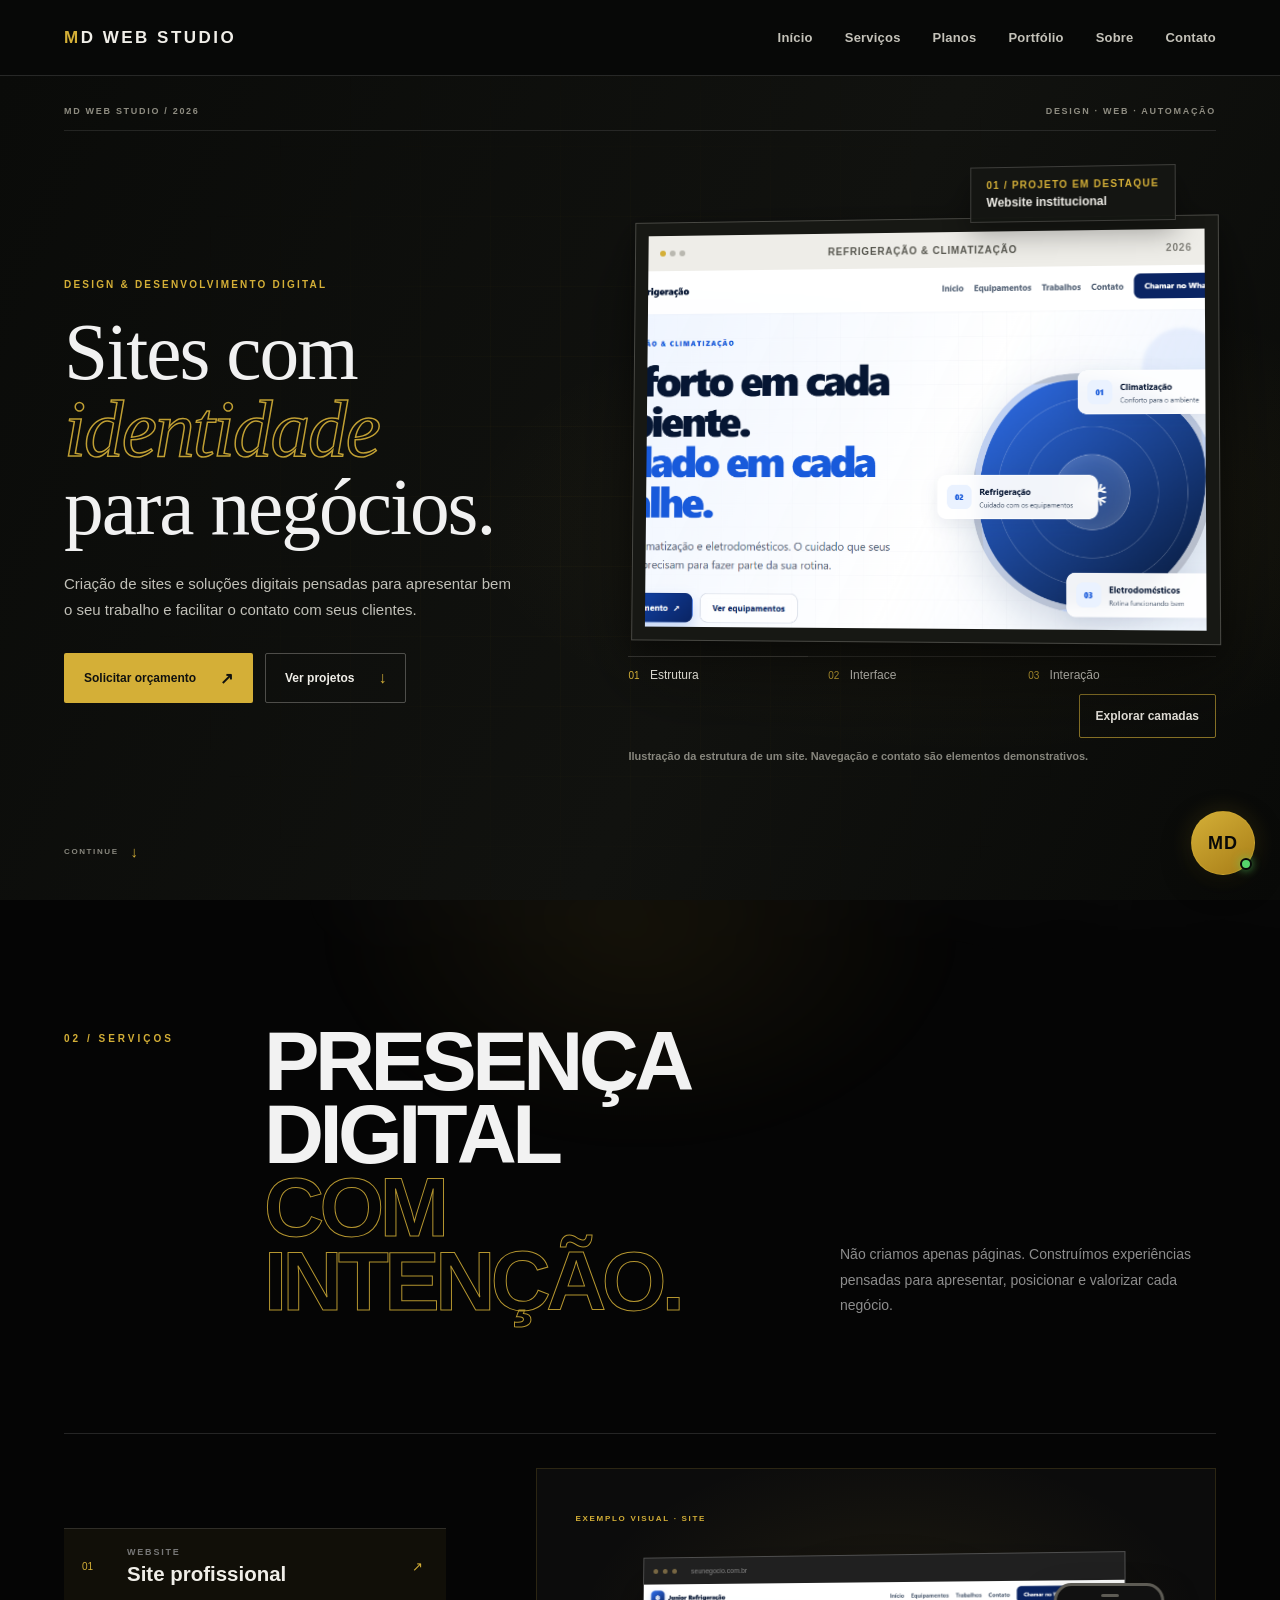
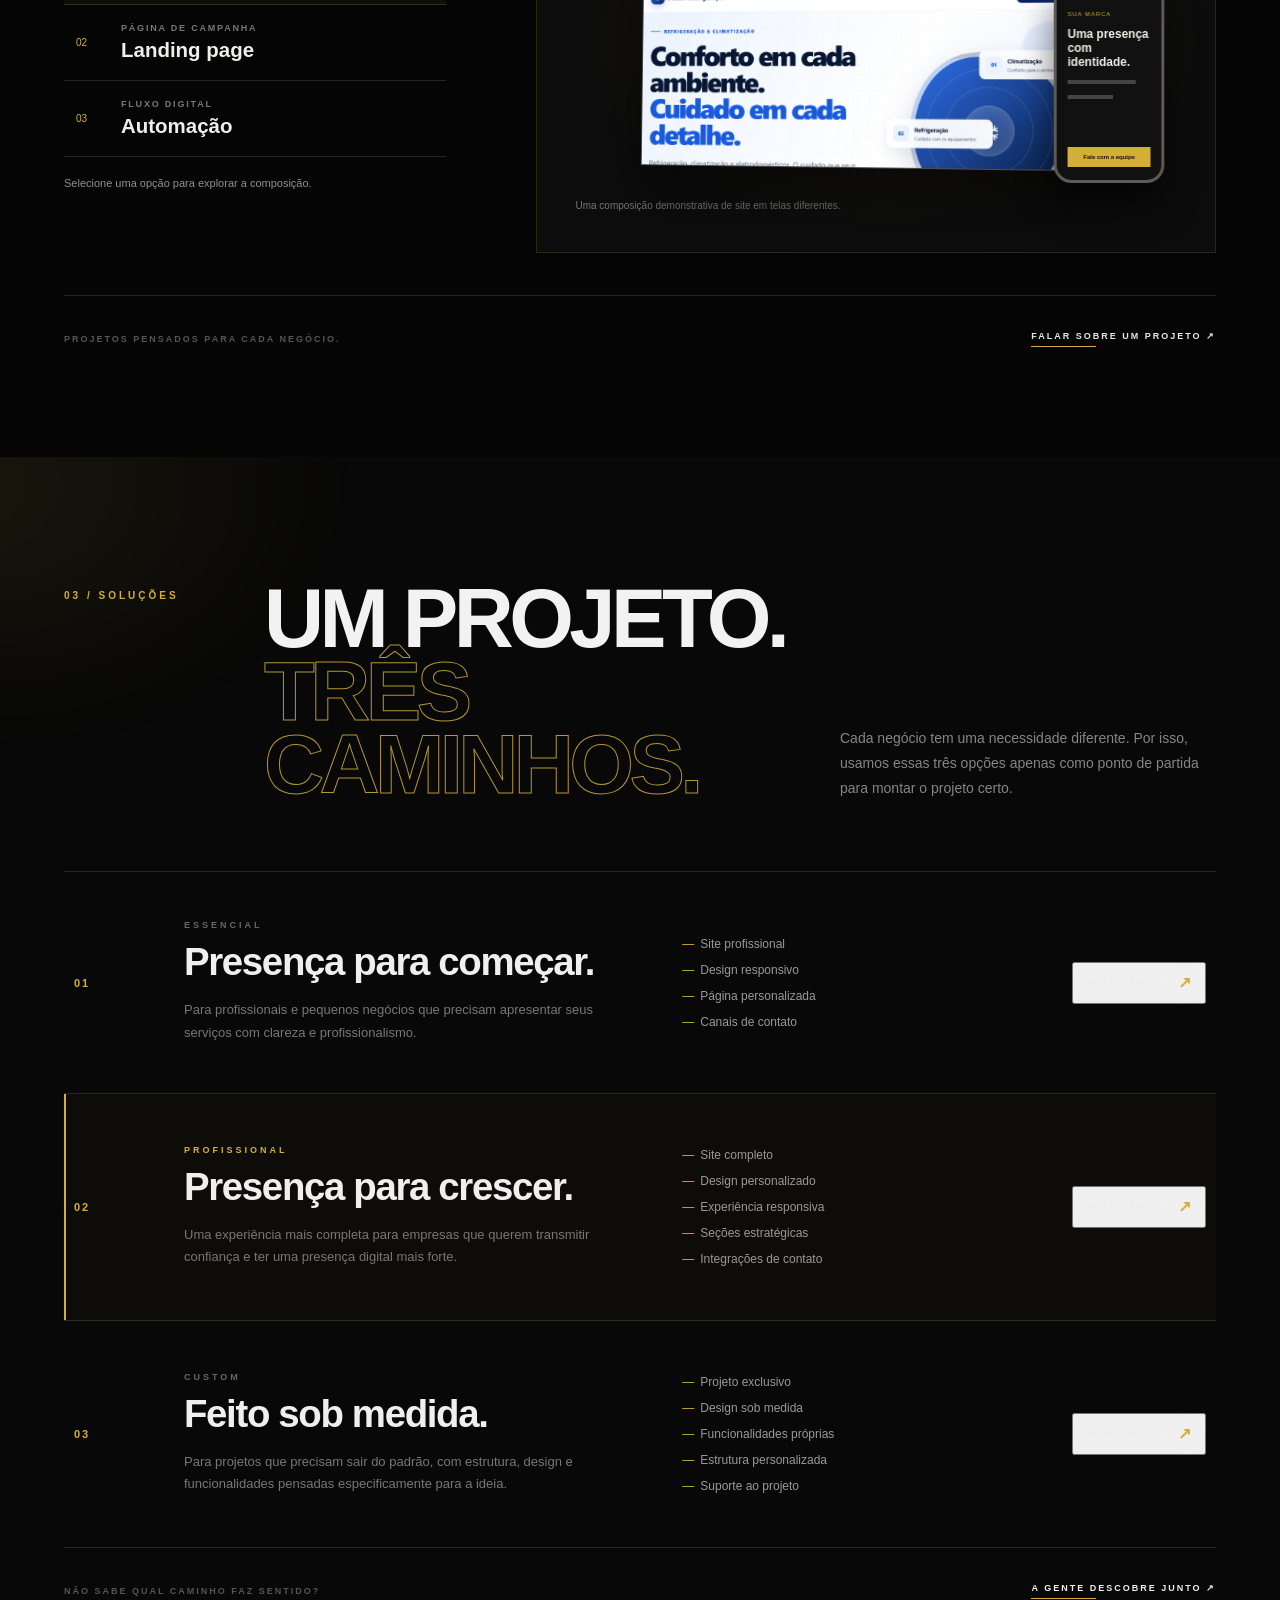
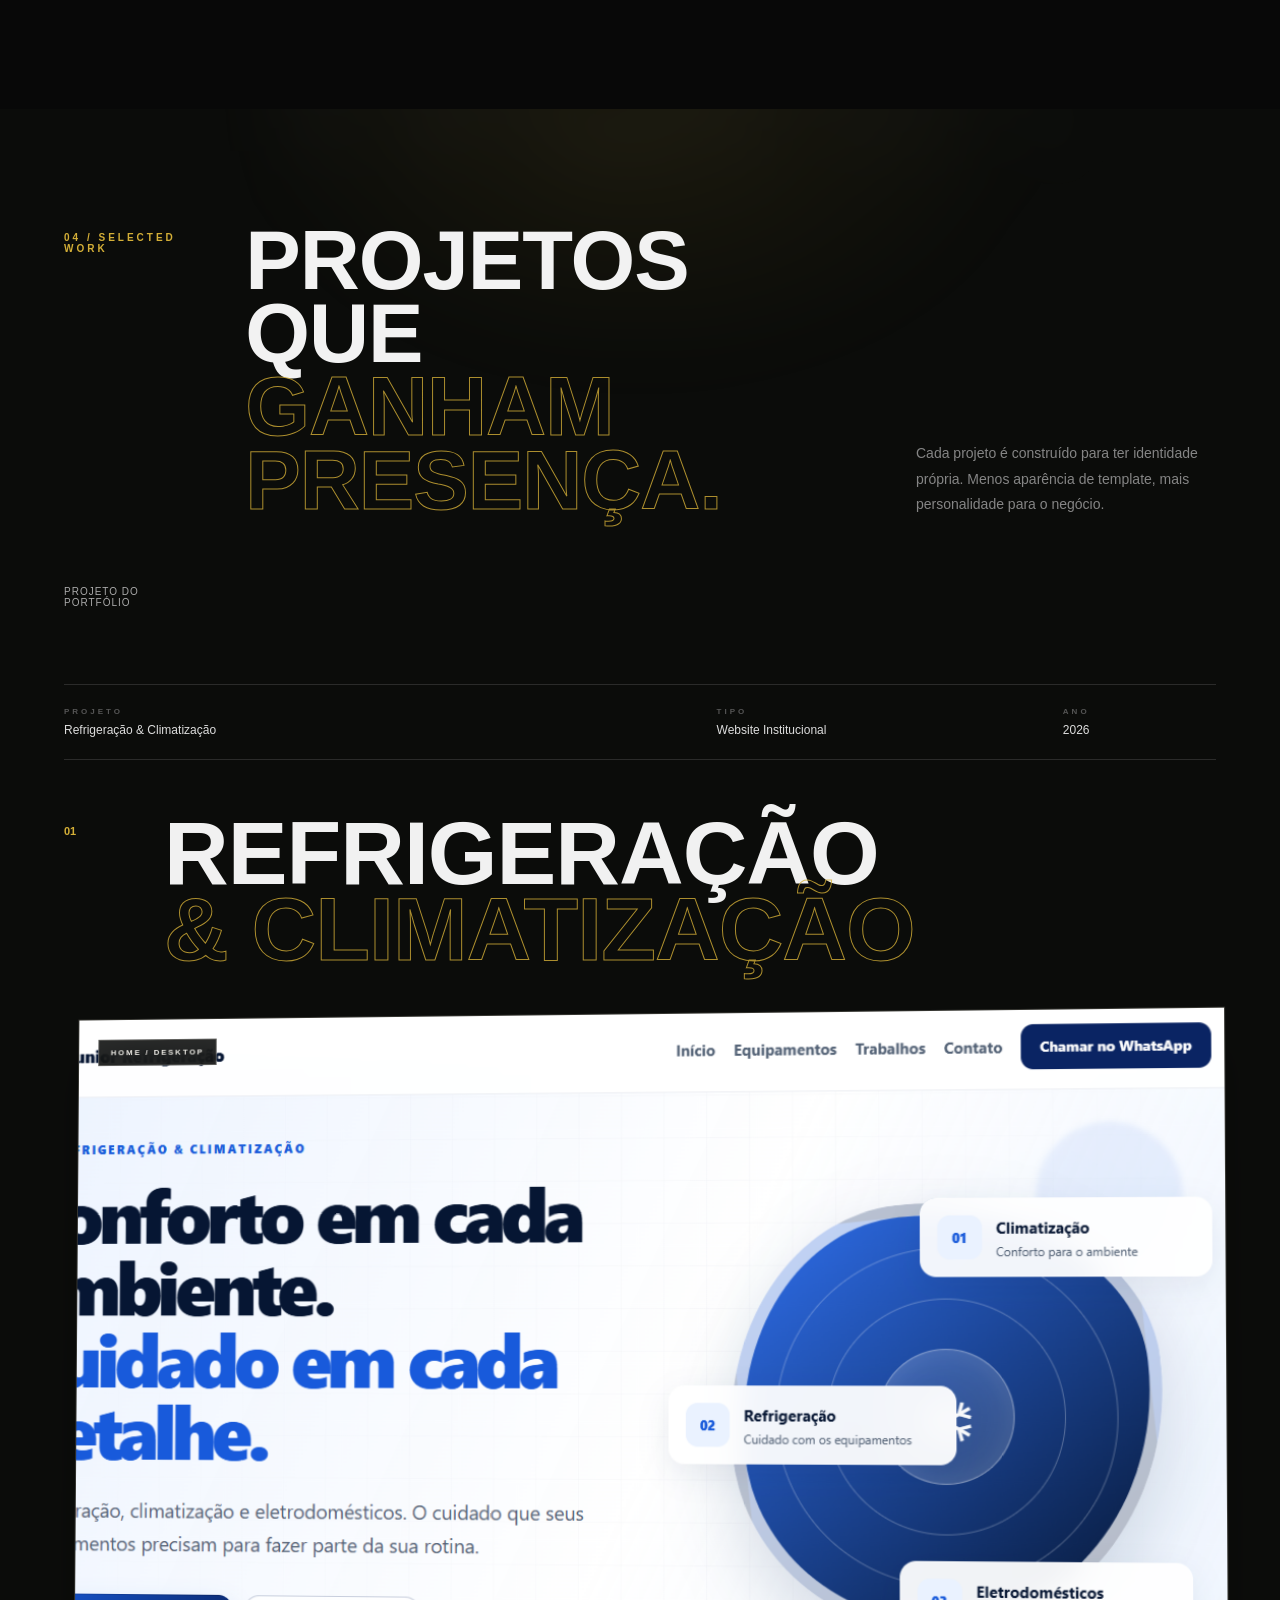
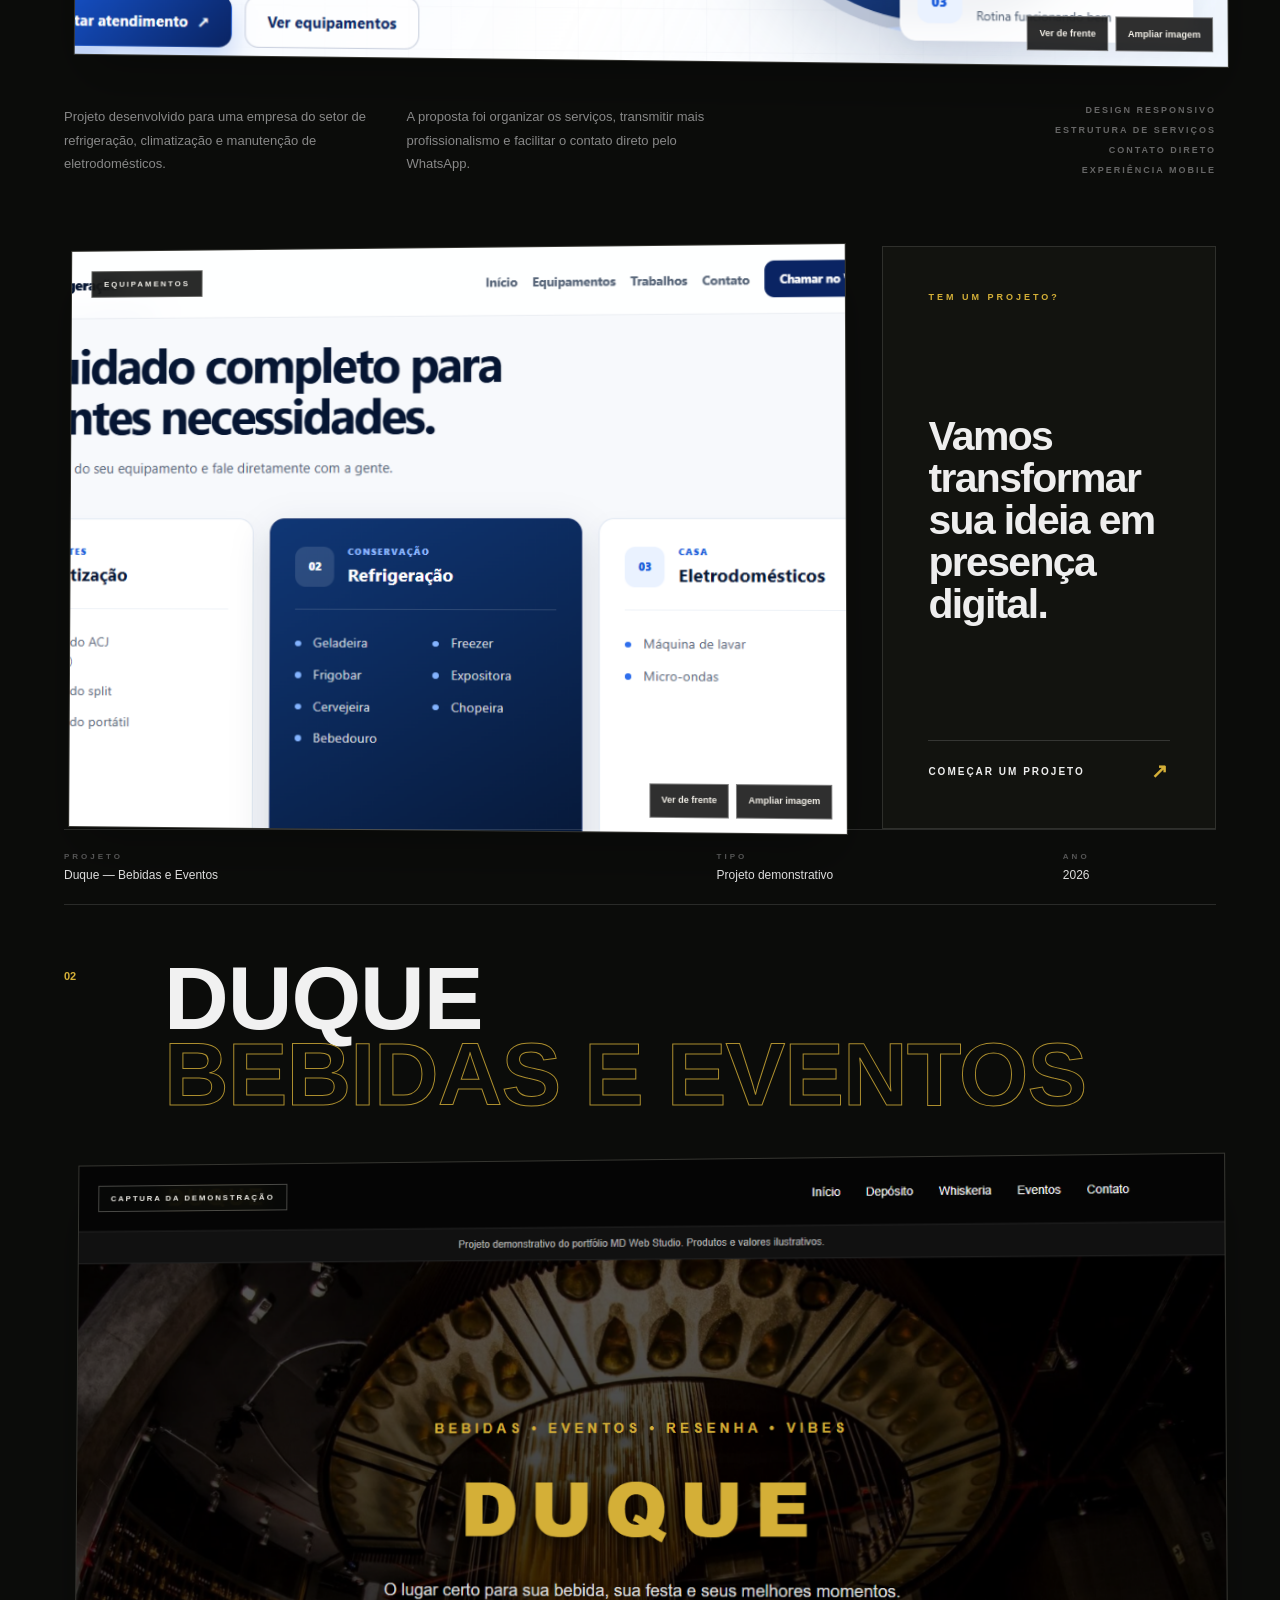
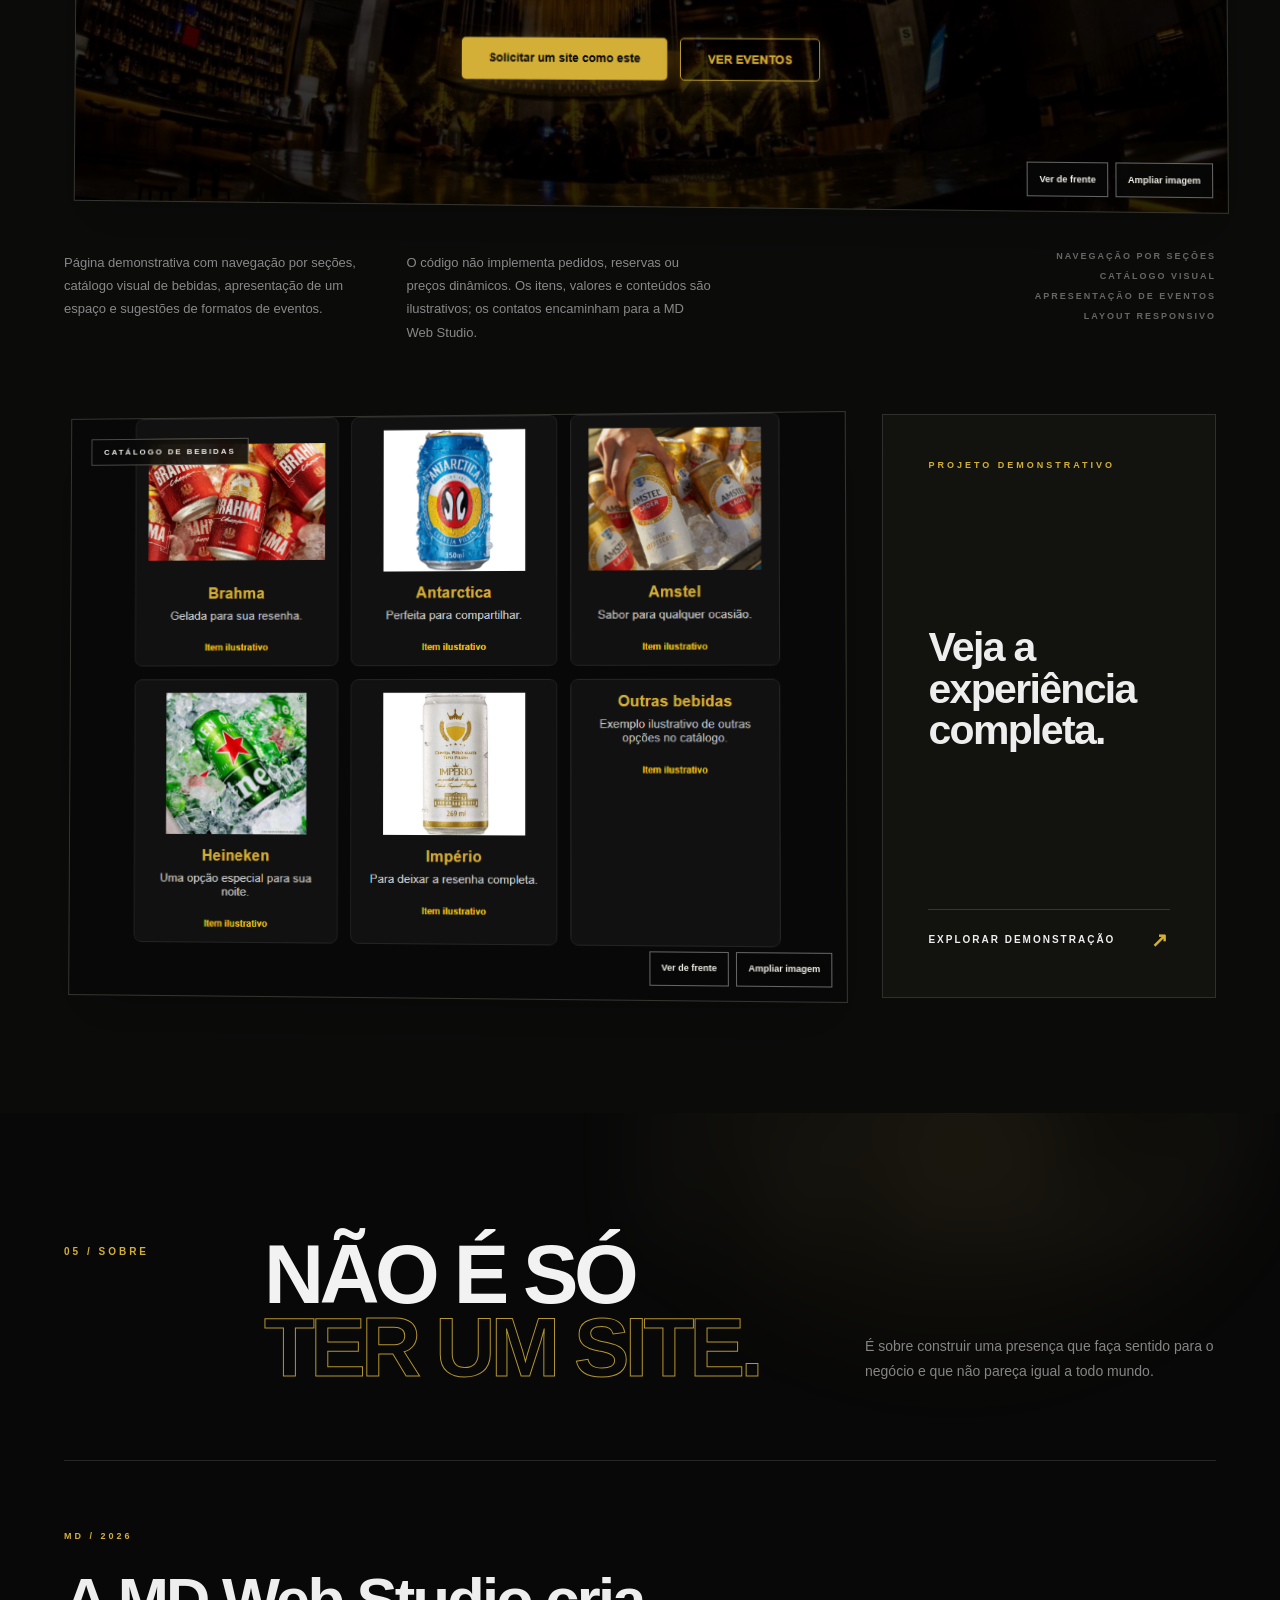
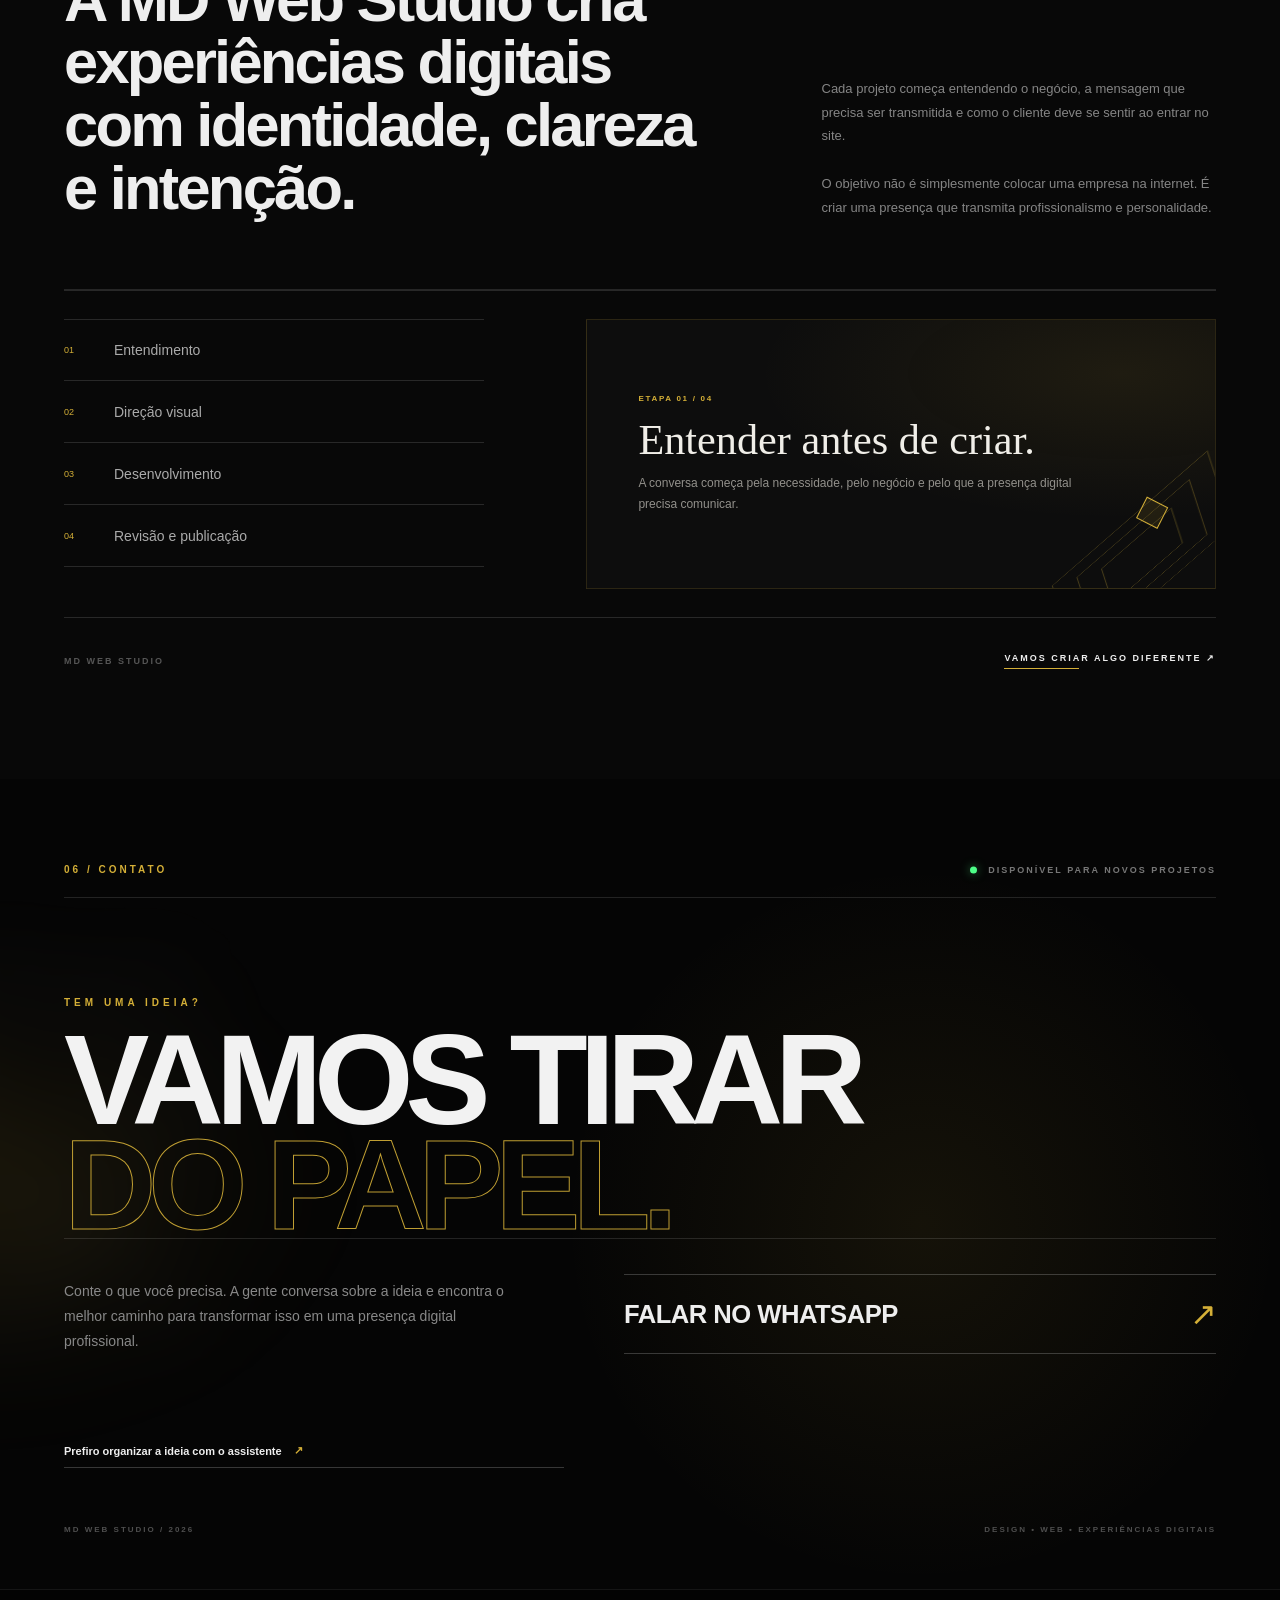
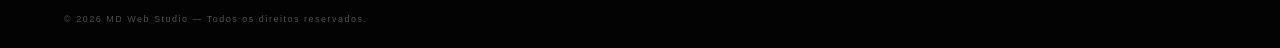
<file: index.html>
<!DOCTYPE html>

<html lang="pt-BR">



<head>

    <meta charset="UTF-8">

    <meta
        name="viewport"
        content="width=device-width, initial-scale=1.0"
    >

    <meta
        name="referrer"
        content="strict-origin-when-cross-origin"
    >


    <!-- =========================================
         TÍTULO E SEO — MD WEB STUDIO
    ========================================== -->

    <title>MD Web Studio | Criação de Sites</title>

    <meta
        name="description"
        content="MD Web Studio — sites profissionais, personalizados e responsivos para negócios que querem construir uma presença digital com identidade."
    >

    <meta
        name="theme-color"
        content="#080808"
    >

    <link
        rel="canonical"
        href="https://murillooliveira563-prog.github.io/MD-Web-Studio/"
    >


    <!-- =========================================
         FAVICON MD
    ========================================== -->

    <link
        rel="icon"
        type="image/svg+xml"
        href="data:image/svg+xml,%3Csvg xmlns='http://www.w3.org/2000/svg' viewBox='0 0 64 64'%3E%3Crect width='64' height='64' rx='14' fill='%23080808'/%3E%3Ctext x='32' y='40' text-anchor='middle' font-family='Arial' font-size='22' font-weight='900' fill='%23d4af37'%3EMD%3C/text%3E%3C/svg%3E"
    >

    <!-- =========================================
         PREVIEW WHATSAPP / REDES SOCIAIS
    ========================================== -->

    <meta
        property="og:type"
        content="website"
    >

    <meta
        property="og:locale"
        content="pt_BR"
    >

    <meta
        property="og:site_name"
        content="MD Web Studio"
    >

    <meta
        property="og:title"
        content="MD Web Studio | Presença digital com identidade"
    >

    <meta
        property="og:description"
        content="Sites profissionais e personalizados para negócios que não querem parecer iguais a todo mundo."
    >

    <meta
        property="og:url"
        content="https://murillooliveira563-prog.github.io/MD-Web-Studio/"
    >

    <meta
        property="og:image"
        content="https://murillooliveira563-prog.github.io/MD-Web-Studio/img/preview-md-whatsapp.jpg?v=5"
    >

    <meta
        property="og:image:secure_url"
        content="https://murillooliveira563-prog.github.io/MD-Web-Studio/img/preview-md-whatsapp.jpg?v=5"
    >

    <meta
        property="og:image:type"
        content="image/jpeg"
    >

    <meta
        property="og:image:width"
        content="1200"
    >

    <meta
        property="og:image:height"
        content="630"
    >

    <meta
        property="og:image:alt"
        content="MD Web Studio — Sites que não passam despercebidos"
    >


    <!-- =========================================
         PREVIEW X / OUTRAS PLATAFORMAS
    ========================================== -->

    <meta
        name="twitter:card"
        content="summary_large_image"
    >

    <meta
        name="twitter:title"
        content="MD Web Studio | Presença digital com identidade"
    >

    <meta
        name="twitter:description"
        content="Sites profissionais e personalizados para negócios que não querem parecer iguais a todo mundo."
    >

    <meta
        name="twitter:image"
        content="https://murillooliveira563-prog.github.io/MD-Web-Studio/img/preview-md-whatsapp.jpg?v=5"
    >


    <style>
/* ==============================
   CONFIGURAÇÕES GERAIS
================================= */

* {
    margin: 0;
    padding: 0;
    box-sizing: border-box;
}

html {
    scroll-behavior: smooth;
}

body {
    background-color: #080808;
    color: #ffffff;
    font-family: Arial, Helvetica, sans-serif;
}


/* ==============================
   CABEÇALHO
================================= */

.cabecalho {
    width: 100%;
    min-height: 80px;

    padding: 0 6%;

    display: flex;
    align-items: center;
    justify-content: space-between;

    background: rgba(5, 5, 5, 0.92);

    border-bottom: 1px solid rgba(212, 175, 55, 0.15);

    position: sticky;
    top: 0;
    z-index: 1000;

    backdrop-filter: blur(12px);

    box-shadow:
        0 8px 30px rgba(0, 0, 0, 0.25);
}

.logo {
    color: #d4af37;

    font-size: 24px;
    font-weight: 900;

    letter-spacing: 3px;

    text-shadow:
        0 0 18px rgba(212, 175, 55, 0.18);

    white-space: nowrap;
}

.menu {
    display: flex;

    align-items: center;

    gap: 32px;
}

.menu a {
    position: relative;

    color: #d0d0d0;

    text-decoration: none;

    font-size: 13px;
    font-weight: 600;

    letter-spacing: 0.5px;

    padding: 8px 0;

    transition: 0.3s ease;
}

.menu a::after {
    content: "";

    position: absolute;

    left: 0;
    bottom: 0;

    width: 0;
    height: 1px;

    background: #d4af37;

    transition: 0.3s ease;
}

.menu a:hover {
    color: #d4af37;
}

.menu a:hover::after {
    width: 100%;
}

/* LINK ATIVO DO MENU */

.menu a.ativo {
    color: #d4af37;
}

.menu a.ativo::after {
    width: 100%;
}

/* ==============================
   INÍCIO
================================= */

.inicio {
    background:
    radial-gradient(
        circle at 50% 40%,
        rgba(212, 175, 55, 0.12),
        transparent 35%
    ),
    radial-gradient(
        circle at 20% 80%,
        rgba(212, 175, 55, 0.05),
        transparent 30%
    ),
    linear-gradient(
        135deg,
        #050505 0%,
        #0d0d0d 50%,
        #050505 100%
    );
}

.subtitulo {
    color: #d4af37;

    font-size: 16px;

    font-weight: bold;

    letter-spacing: 5px;

    margin-bottom: 20px;

    text-shadow: 0 4px 20px rgba(0, 0, 0, 0.8);
}

.inicio h1 {
    color: #d4af37;
    font-size: 90px;
    font-weight: 900;
    letter-spacing: 14px;
    margin-bottom: 20px;

    text-shadow:
        0 5px 25px rgba(0, 0, 0, 0.8);
}

.descricao {
    color: #dddddd;
    font-size: 20px;
    line-height: 1.6;
    margin-bottom: 40px;

    text-shadow: 0 2px 10px rgba(0, 0, 0, 0.8);
}

/* ==============================
   BOTÕES
================================= */

.botoes {
    display: flex;
    justify-content: center;
    gap: 15px;
    flex-wrap: wrap;
}

.botao {
    display: inline-block;

    background-color: #d4af37;
    color: #080808;

    padding: 16px 32px;

    text-decoration: none;
    font-weight: bold;
    font-size: 14px;

    border-radius: 5px;

    box-shadow: 0 5px 20px rgba(212, 175, 55, 0.25);

    transition: 0.3s;

    position: relative;
    overflow: hidden;
}

.botao::before {
    content: "";

    position: absolute;

    top: 0;
    left: -120%;

    width: 50%;
    height: 100%;

    background: linear-gradient(
        120deg,
        transparent,
        rgba(255, 255, 255, 0.35),
        transparent
    );

    transform: skewX(-20deg);

    transition: left 0.6s ease;
}

.botao:hover::before {
    left: 140%;
}

.botao:hover {
    background-color: #f5c518;
    transform: translateY(-3px);
}

.botao-secundario {
    background-color: transparent;
    color: #d4af37;
    border: 1px solid #d4af37;
}


/* ==============================
   RODAPÉ
================================= */

footer {
    padding: 30px 20px;

    text-align: center;

    background-color: #050505;

    border-top: 1px solid #292929;
}

footer p {
    color: #777777;
    font-size: 14px;
}

/* ==============================
   UPGRADE — PÁGINA INICIAL
================================= */

.inicio {
    position: relative;
    overflow: hidden;

    min-height: calc(100vh - 80px);
    padding: 100px 6%;

    display: flex;
    align-items: center;
    justify-content: center;

    text-align: center;
}
.inicio::before {
    content: "";
    position: absolute;

    width: 700px;
    height: 700px;

    top: 50%;
    left: 50%;

    transform: translate(-50%, -50%);

    background:
        radial-gradient(
            circle,
            rgba(212, 175, 55, 0.14),
            rgba(212, 175, 55, 0.04) 35%,
            transparent 70%
        );

    filter: blur(20px);

    animation: brilhoInicio 6s ease-in-out infinite alternate;

    pointer-events: none;
}

.inicio::after {
    content: "";

    position: absolute;
    inset: 0;

    background-image:
        linear-gradient(
            rgba(212, 175, 55, 0.035) 1px,
            transparent 1px
        ),
        linear-gradient(
            90deg,
            rgba(212, 175, 55, 0.035) 1px,
            transparent 1px
        );

    background-size: 70px 70px;

    mask-image:
        radial-gradient(
            circle at center,
            black,
            transparent 70%
        );

    pointer-events: none;
}

@keyframes brilhoInicio {

    from {
        transform:
            translate(-50%, -50%)
            scale(0.9);

        opacity: 0.6;
    }

    to {
        transform:
            translate(-50%, -50%)
            scale(1.15);

        opacity: 1;
    }

}

.inicio-conteudo {
    position: relative;
    z-index: 2;

    width: 100%;
    max-width: 900px;

    margin: 0 auto;

    animation: entradaInicio 1s ease;
}

.inicio h1 {
    font-size: clamp(70px, 10vw, 110px);

    font-weight: 900;

    letter-spacing: clamp(8px, 2vw, 18px);

    color: transparent;

    background: linear-gradient(
    110deg,
    #b98b1d 0%,
    #d4af37 25%,
    #fff2a8 48%,
    #e4bd42 65%,
    #a97d18 100%
);

    background-size: 220% auto;

    background-clip: text;
    -webkit-background-clip: text;

    -webkit-text-fill-color: transparent;

    filter:
        drop-shadow(0 0 12px rgba(212, 175, 55, 0.20))
        drop-shadow(0 8px 25px rgba(0, 0, 0, 0.8));

    animation: brilhoMD 6s linear infinite;
}

@keyframes brilhoMD {

    0% {
        background-position: 200% center;
    }

    100% {
        background-position: -20% center;
    }

}

.subtitulo {
    text-shadow:
        0 0 15px rgba(212, 175, 55, 0.25);
}

.descricao {
    max-width: 650px;
    margin-left: auto;
    margin-right: auto;

    font-size: 21px;
}

.inicio .botao {
    min-width: 190px;

    padding: 17px 30px;

    border-radius: 8px;

    letter-spacing: 0.5px;
}

.inicio .botao-secundario {
    background: rgba(0, 0, 0, 0.25);

    backdrop-filter: blur(5px);
}

.inicio .botao:hover {
    box-shadow:
        0 10px 30px rgba(212, 175, 55, 0.30);
}

@keyframes entradaInicio {

    from {
        opacity: 0;
        transform: translateY(25px);
    }

    to {
        opacity: 1;
        transform: translateY(0);
    }

}


/* ==============================
   MD WEB STUDIO — SERVIÇOS
================================= */

.servicos {
    min-height: 650px;

    padding: 100px 20px;

    display: flex;
    align-items: center;
    justify-content: center;

    text-align: center;

    background:
        radial-gradient(
            circle at center,
            rgba(212, 175, 55, 0.06),
            #080808 65%
        );
}

.servicos-conteudo {
    width: 100%;
    max-width: 1100px;
}

.servicos h2 {
    color: #d4af37;

    font-size: clamp(38px, 6vw, 55px);

    line-height: 1.15;

    margin-bottom: 20px;
}

.descricao-servicos {
    max-width: 650px;

    margin: 0 auto 50px;

    color: #bdbdbd;

    font-size: 18px;

    line-height: 1.7;
}

.servicos-grid {
    display: grid;

    grid-template-columns: repeat(4, 1fr);

    gap: 20px;
}

.servico {
    padding: 35px 22px;

    background:
        linear-gradient(
            145deg,
            #171717,
            #0d0d0d
        );

    border: 1px solid rgba(212, 175, 55, 0.18);

    border-radius: 18px;

    transition:
        transform 0.3s ease,
        border-color 0.3s ease,
        box-shadow 0.3s ease;
}

.servico:hover {
    transform: translateY(-8px);

    border-color: rgba(212, 175, 55, 0.7);

    box-shadow:
        0 15px 35px rgba(0, 0, 0, 0.4),
        0 0 20px rgba(212, 175, 55, 0.08);
}

.servico span {
    display: block;

    font-size: 38px;

    margin-bottom: 20px;
}

.servico h3 {
    color: #d4af37;

    font-size: 20px;

    margin-bottom: 12px;
}

.servico p {
    color: #999999;

    font-size: 14px;

    line-height: 1.6;
}


/* ==============================
   SERVIÇOS — CELULAR
================================= */

@media (max-width: 800px) {

    .servicos {
        padding: 80px 20px;
    }

    .servicos-grid {
        grid-template-columns: repeat(2, 1fr);
    }

}

@media (max-width: 500px) {

    .servicos-grid {
        grid-template-columns: 1fr;

        max-width: 400px;

        margin: 0 auto;
    }

    .servico {
        padding: 30px 20px;
    }

}

/* ==============================
   MD WEB STUDIO — PORTFÓLIO
================================= */

/* ==============================
   PORTFÓLIO
================================= */

.portfolio {
    min-height: 700px;
    padding: 110px 20px;

    display: flex;
    align-items: center;
    justify-content: center;

    text-align: center;

    background:
        linear-gradient(
            180deg,
            #0d0d0d,
            #080808
        );
}

.portfolio-conteudo {
    width: 100%;
    max-width: 1100px;
}

.portfolio h2 {
    color: #d4af37;

    font-size: clamp(38px, 6vw, 55px);

    line-height: 1.1;

    margin-bottom: 20px;

    text-shadow:
        0 0 20px rgba(212, 175, 55, 0.12);
}

.descricao-portfolio {
    max-width: 650px;

    margin: 0 auto 55px;

    color: #bdbdbd;

    font-size: 18px;

    line-height: 1.7;
}


/* ==============================
   PROJETO
================================= */

.portfolio-grid {
    display: grid;

    grid-template-columns: 1fr;

    max-width: 900px;

    margin: 0 auto;
}

.projeto {
    position: relative;

    display: grid;

    grid-template-columns: 1fr 1fr;

    overflow: hidden;

    text-align: left;

    background:
        linear-gradient(
            145deg,
            #181818,
            #0c0c0c
        );

    border: 1px solid rgba(212, 175, 55, 0.22);

    border-radius: 22px;

    box-shadow:
        0 25px 60px rgba(0, 0, 0, 0.40);

    transition:
        transform 0.35s ease,
        border-color 0.35s ease,
        box-shadow 0.35s ease;
}

.projeto:hover {
    transform: translateY(-8px);

    border-color: rgba(212, 175, 55, 0.70);

    box-shadow:
        0 30px 70px rgba(0, 0, 0, 0.50),
        0 0 30px rgba(212, 175, 55, 0.08);
}


/* ==============================
   ÁREA VISUAL
================================= */

.projeto-imagem {
    position: relative;

    min-height: 380px;

    display: flex;

    align-items: center;

    justify-content: center;

    overflow: hidden;

    background:
        radial-gradient(
            circle at center,
            #3b2d06 0%,
            #171300 35%,
            #080808 75%
        );
}

.projeto-imagem::before {
    content: "";

    position: absolute;

    width: 280px;
    height: 280px;

    border-radius: 50%;

    background:
        rgba(212, 175, 55, 0.10);

    filter: blur(75px);
}

.projeto-imagem::after {
    content: "";

    position: absolute;

    inset: 20px;

    border: 1px solid rgba(212, 175, 55, 0.10);

    border-radius: 16px;

    pointer-events: none;
}


/* ==============================
   IDENTIDADE DO PROJETO
================================= */

.projeto-logo {
    position: relative;

    z-index: 2;

    display: flex;

    flex-direction: column;

    align-items: center;

    justify-content: center;

    text-align: center;
}

.projeto-logo span {
    color: #d4af37;

    font-size: 52px;

    font-weight: 900;

    letter-spacing: 8px;

    text-shadow:
        0 0 25px rgba(212, 175, 55, 0.25),
        0 5px 20px rgba(0, 0, 0, 0.8);
}

.projeto-logo small {
    margin-top: 12px;

    color: #888888;

    font-size: 10px;

    letter-spacing: 3px;
}


/* ==============================
   CONTEÚDO
================================= */

.projeto-conteudo {
    padding: 45px 38px;

    display: flex;

    flex-direction: column;

    justify-content: center;
}

.projeto-categoria {
    color: #d4af37;

    font-size: 11px;

    font-weight: bold;

    letter-spacing: 3px;

    margin-bottom: 16px;
}

.projeto h3 {
    color: #ffffff;

    font-size: 27px;

    line-height: 1.3;

    margin-bottom: 18px;
}

.projeto-conteudo > p:not(.projeto-categoria) {
    color: #999999;

    font-size: 15px;

    line-height: 1.75;

    margin-bottom: 28px;
}

.projeto .botao {
    align-self: flex-start;

    padding: 14px 24px;

    font-size: 13px;

    border-radius: 8px;
}


/* ==============================
   CELULAR
================================= */

@media (max-width: 700px) {

    .portfolio {
        padding: 80px 20px;
    }

    .descricao-portfolio {
        font-size: 16px;

        margin-bottom: 45px;
    }

    .projeto {
        grid-template-columns: 1fr;

        border-radius: 18px;
    }

    .projeto-imagem {
        min-height: 240px;
    }

    .projeto-imagem::after {
        inset: 15px;
    }

    .projeto-logo span {
        font-size: 38px;

        letter-spacing: 6px;
    }

    .projeto-logo small {
        font-size: 9px;

        letter-spacing: 2px;
    }

    .projeto-conteudo {
        padding: 32px 25px;
    }

    .projeto h3 {
        font-size: 23px;
    }

    .projeto-conteudo > p:not(.projeto-categoria) {
        font-size: 14px;
    }

    .projeto .botao {
        width: 100%;

        text-align: center;
    }
}

/* ==============================
   MD WEB STUDIO — SOBRE
================================= */

/* ==============================
   SOBRE
================================= */

.sobre {
    min-height: 650px;

    padding: 110px 20px;

    display: flex;
    align-items: center;
    justify-content: center;

    background:
        radial-gradient(
            circle at 80% 50%,
            rgba(212, 175, 55, 0.06),
            transparent 35%
        ),
        #080808;
}

.sobre-conteudo {
    width: 100%;
    max-width: 1050px;

    display: grid;

    grid-template-columns: 1.15fr 0.85fr;

    gap: 75px;

    align-items: center;
}


/* ==============================
   TEXTO
================================= */

.sobre-texto h2 {
    color: #d4af37;

    font-size: clamp(38px, 5vw, 52px);

    line-height: 1.15;

    margin-bottom: 28px;

    text-shadow:
        0 0 20px rgba(212, 175, 55, 0.10);
}

.sobre-texto p:not(.titulo-pequeno) {
    max-width: 620px;

    color: #bdbdbd;

    font-size: 17px;

    line-height: 1.8;

    margin-bottom: 20px;
}

.sobre-texto .botao {
    margin-top: 15px;

    padding: 16px 28px;

    border-radius: 8px;
}


/* ==============================
   DESTAQUES
================================= */

.sobre-destaque {
    display: grid;

    grid-template-columns: 1fr 1fr;

    gap: 18px;
}

.destaque {
    min-height: 155px;

    padding: 25px 15px;

    display: flex;

    flex-direction: column;

    align-items: center;

    justify-content: center;

    text-align: center;

    background:
        linear-gradient(
            145deg,
            #181818,
            #0c0c0c
        );

    border: 1px solid rgba(212, 175, 55, 0.20);

    border-radius: 18px;

    transition:
        transform 0.3s ease,
        border-color 0.3s ease,
        box-shadow 0.3s ease;
}

.destaque:hover {
    transform: translateY(-7px);

    border-color: rgba(212, 175, 55, 0.65);

    box-shadow:
        0 20px 40px rgba(0, 0, 0, 0.40),
        0 0 25px rgba(212, 175, 55, 0.07);
}

.destaque strong {
    color: #d4af37;

    font-size: 32px;

    margin-bottom: 10px;

    text-shadow:
        0 0 15px rgba(212, 175, 55, 0.15);
}

.destaque span {
    color: #999999;

    font-size: 13px;

    line-height: 1.4;
}

/* ==============================
   CONTATO
================================= */

.contato {
    min-height: 600px;

    padding: 110px 20px;

    display: flex;
    align-items: center;
    justify-content: center;

    text-align: center;

    background:
        radial-gradient(
            circle at center,
            rgba(212, 175, 55, 0.12),
            transparent 55%
        ),
        linear-gradient(
            180deg,
            #0d0d0d,
            #080808
        );
}

.contato-conteudo {
    width: 100%;
    max-width: 800px;
}

.contato h2 {
    color: #d4af37;

    font-size: clamp(38px, 6vw, 58px);

    line-height: 1.1;

    margin-bottom: 28px;

    text-shadow:
        0 0 25px rgba(212, 175, 55, 0.12);
}

.contato-conteudo > p:not(.titulo-pequeno):not(.contato-final) {
    max-width: 650px;

    margin: 0 auto 40px;

    color: #bdbdbd;

    font-size: 18px;

    line-height: 1.8;
}


/* ==============================
   BOTÃO
================================= */

.contato-botoes {
    display: flex;

    justify-content: center;

    gap: 15px;

    margin-bottom: 35px;
}

.contato .botao {
    min-width: 240px;

    padding: 18px 32px;

    border-radius: 9px;

    font-size: 14px;

    letter-spacing: 0.5px;

    box-shadow:
        0 12px 35px rgba(212, 175, 55, 0.15);

    transition:
        transform 0.3s ease,
        box-shadow 0.3s ease;
}

.contato .botao:hover {
    transform: translateY(-4px);

    box-shadow:
        0 18px 40px rgba(212, 175, 55, 0.28);
}


/* ==============================
   FRASE FINAL
================================= */

.contato-final {
    color: #666666;

    font-size: 14px;

    letter-spacing: 1.5px;
}


/* ==============================
   CELULAR
================================= */

@media (max-width: 500px) {

    .contato {
        min-height: 550px;

        padding: 80px 20px;
    }

    .contato h2 {
        font-size: 38px;
    }

    .contato-conteudo > p:not(.titulo-pequeno):not(.contato-final) {
        font-size: 16px;

        line-height: 1.7;
    }

    .contato-botoes {
        flex-direction: column;
    }

    .contato .botao {
        width: 100%;

        min-width: auto;
    }

}
/* ==============================
   AJUSTES GERAIS — CELULAR
================================= */

@media (max-width: 700px) {

    /* MENU */

    .cabecalho {
        height: auto;
        padding: 20px;
        flex-direction: column;
        gap: 20px;
    }

    .logo {
        font-size: 24px;
        letter-spacing: 4px;
    }

     .menu {
        width: 100%;
        justify-content: center;
        flex-wrap: wrap;
        gap: 10px 18px;
    }

    .menu a {
        font-size: 12px;
    }


    /* INÍCIO */

    .inicio {
        min-height: 650px;
        padding: 80px 20px;
    }

    .inicio-conteudo {
        width: 100%;
    }

    .inicio h1 {
        font-size: 70px;
    }

    .descricao {
        font-size: 16px;
        line-height: 1.7;
    }

    .botoes {
        flex-direction: column;
        width: 100%;
    }

    .botoes .botao {
        width: 100%;
        text-align: center;
    }


    /* SERVIÇOS */

    .servicos {
        padding: 80px 20px;
    }

    .servicos-grid {
        grid-template-columns: 1fr;
        gap: 18px;
    }

    .servico {
        padding: 30px 22px;
    }


    /* PLANOS */

    .planos-grid {
        grid-template-columns: 1fr;
        max-width: 500px;
        margin: 0 auto;
    }

    .plano {
        width: 100%;
    }


    /* PORTFÓLIO */

    .portfolio {
        padding: 80px 20px;
    }

    .portfolio-grid {
        width: 100%;
    }

    .projeto {
        grid-template-columns: 1fr;
    }


    /* SOBRE */

    .sobre {
        padding: 80px 20px;
    }

    .sobre-conteudo {
        grid-template-columns: 1fr;
        gap: 40px;
    }

    .sobre-texto {
        text-align: center;
    }

    .sobre-destaque {
        grid-template-columns: 1fr 1fr;
    }

}
/* ==============================
   PLANOS
================================= */

.planos {
    min-height: 700px;
    padding: 110px 20px;

    display: flex;
    align-items: center;
    justify-content: center;

    text-align: center;

    background:
        radial-gradient(
            circle at center,
            rgba(212, 175, 55, 0.08),
            #080808 65%
        );
}

.planos-conteudo {
    width: 100%;
    max-width: 1100px;
}

.planos h2 {
    color: #d4af37;
    font-size: clamp(38px, 6vw, 55px);
    line-height: 1.1;
    margin-bottom: 20px;

    text-shadow:
        0 0 20px rgba(212, 175, 55, 0.12);
}

.descricao-planos {
    max-width: 650px;

    margin: 0 auto 55px;

    color: #bdbdbd;

    font-size: 18px;
    line-height: 1.7;
}


/* ==============================
   GRID
================================= */

.planos-grid {
    display: grid;

    grid-template-columns: repeat(3, 1fr);

    gap: 24px;

    align-items: stretch;
}


/* ==============================
   CARD
================================= */

.plano {
    position: relative;

    padding: 42px 30px;

    display: flex;
    flex-direction: column;

    background:
        linear-gradient(
            145deg,
            #181818,
            #0c0c0c
        );

    border: 1px solid rgba(212, 175, 55, 0.18);

    border-radius: 20px;

    text-align: left;

    transition:
        transform 0.3s ease,
        border-color 0.3s ease,
        box-shadow 0.3s ease;
}

.plano:hover {
    transform: translateY(-8px);

    border-color: rgba(212, 175, 55, 0.65);

    box-shadow:
        0 20px 45px rgba(0, 0, 0, 0.45),
        0 0 30px rgba(212, 175, 55, 0.10);
}


/* ==============================
   PLANO DESTAQUE
================================= */

.plano-destaque {
    border-color: rgba(212, 175, 55, 0.70);

    transform: translateY(-12px);

    box-shadow:
        0 25px 55px rgba(0, 0, 0, 0.40),
        0 0 35px rgba(212, 175, 55, 0.12);
}

.plano-destaque::after {
    content: "";

    position: absolute;
    inset: 0;

    border-radius: 20px;

    box-shadow:
        inset 0 0 25px rgba(212, 175, 55, 0.05),
        0 0 25px rgba(212, 175, 55, 0.08);

    pointer-events: none;

    animation: pulsoPlano 3s ease-in-out infinite alternate;
}

@keyframes pulsoPlano {

    from {
        box-shadow:
            inset 0 0 15px rgba(212, 175, 55, 0.04),
            0 0 15px rgba(212, 175, 55, 0.05);
    }

    to {
        box-shadow:
            inset 0 0 30px rgba(212, 175, 55, 0.09),
            0 0 35px rgba(212, 175, 55, 0.14);
    }

}

.plano-destaque .plano-icone {
    animation: flutuarIcone 2.5s ease-in-out infinite alternate;
}

@keyframes flutuarIcone {

    from {
        transform: translateY(0);
    }

    to {
        transform: translateY(-5px);
    }

}

.plano-destaque::before {
    content: "MAIS ESCOLHIDO";

    position: absolute;

    top: -13px;
    left: 50%;

    transform: translateX(-50%);

    padding: 6px 16px;

    background: #d4af37;
    color: #080808;

    border-radius: 20px;

    font-size: 10px;
    font-weight: bold;

    letter-spacing: 1.5px;

    white-space: nowrap;
}

.plano-destaque:hover {
    transform: translateY(-18px);
}


/* ==============================
   ÍCONE
================================= */

.plano-icone {
    display: block;

    font-size: 38px;

    margin-bottom: 20px;
}


/* ==============================
   TÍTULO
================================= */

.plano h3 {
    color: #d4af37;

    font-size: 25px;

    margin-bottom: 15px;
}


/* ==============================
   DESCRIÇÃO
================================= */

.plano > p {
    color: #999999;

    font-size: 15px;

    line-height: 1.7;

    margin-bottom: 25px;
}


/* ==============================
   LISTA
================================= */

.plano ul {
    list-style: none;

    margin: 0 0 30px;

    padding: 0;
}

.plano li {
    color: #c8c8c8;

    font-size: 14px;

    line-height: 1.6;

    padding: 9px 0;

    border-bottom: 1px solid rgba(255, 255, 255, 0.05);
}


/* ==============================
   BOTÃO
================================= */

.plano .botao {
    margin-top: auto;

    width: 100%;

    text-align: center;

    padding: 15px 20px;

    border-radius: 8px;

    transition:
        transform 0.3s ease,
        box-shadow 0.3s ease;
}

.plano .botao:hover {
    transform: translateY(-3px);

    box-shadow:
        0 10px 25px rgba(212, 175, 55, 0.25);
}


/* ==============================
   TABLET / CELULAR
================================= */

@media (max-width: 850px) {

    .planos {
        padding: 90px 20px;
    }

    .planos-grid {
        grid-template-columns: 1fr;

        max-width: 500px;

        margin: 0 auto;

        gap: 30px;
    }

    .plano-destaque {
        transform: none;
    }

    .plano-destaque:hover {
        transform: translateY(-8px);
    }

}


/* ==============================
   CELULAR
================================= */

@media (max-width: 500px) {

    .planos {
        padding: 80px 20px;
    }

    .planos h2 {
        font-size: 38px;
    }

    .descricao-planos {
        font-size: 16px;

        margin-bottom: 45px;
    }

    .plano {
        padding: 35px 22px;
    }

    .plano h3 {
        font-size: 23px;
    }

    .plano li {
        font-size: 13px;
    }

}

/* ==============================
   ASSISTENTE MD
================================= */

.assistente-md {
    position: fixed;

    right: 25px;
    bottom: 25px;

    z-index: 2000;
}


/* BOTÃO FLUTUANTE */

.assistente-botao {
    width: 64px;
    height: 64px;

    border: 1px solid rgba(212, 175, 55, 0.45);
    border-radius: 50%;

    background:
        linear-gradient(
            145deg,
            #d4af37,
            #a77d17
        );

    font-size: 28px;

    cursor: pointer;

    box-shadow:
        0 10px 30px rgba(0, 0, 0, 0.45),
        0 0 25px rgba(212, 175, 55, 0.18);

    transition:
        transform 0.3s ease,
        box-shadow 0.3s ease;
}

.assistente-botao:hover {
    transform: translateY(-5px) scale(1.05);

    box-shadow:
        0 15px 35px rgba(0, 0, 0, 0.55),
        0 0 35px rgba(212, 175, 55, 0.30);
}


/* JANELA DO ASSISTENTE */

.assistente-janela {
    width: 350px;

    position: absolute;

    right: 0;
    bottom: 80px;

    overflow: hidden;

    background:
        linear-gradient(
            145deg,
            #161616,
            #090909
        );

    border: 1px solid rgba(212, 175, 55, 0.25);

    border-radius: 18px;

    box-shadow:
        0 25px 60px rgba(0, 0, 0, 0.65),
        0 0 30px rgba(212, 175, 55, 0.08);

    display: none;
}


/* CABEÇALHO */

.assistente-cabecalho {
    padding: 18px 20px;

    display: flex;
    align-items: center;
    justify-content: space-between;

    background:
        linear-gradient(
            90deg,
            rgba(212, 175, 55, 0.10),
            transparent
        );

    border-bottom:
        1px solid rgba(212, 175, 55, 0.15);
}

.assistente-cabecalho div {
    display: flex;
    flex-direction: column;

    gap: 4px;
}

.assistente-cabecalho strong {
    color: #d4af37;

    font-size: 15px;
}

.assistente-cabecalho span {
    color: #7fca8a;

    font-size: 11px;
}


/* BOTÃO FECHAR */

#fecharAssistente {
    background: transparent;

    border: none;

    color: #888888;

    font-size: 18px;

    cursor: pointer;

    transition: 0.3s ease;
}

#fecharAssistente:hover {
    color: #d4af37;

    transform: rotate(90deg);
}


/* CONVERSA */

.assistente-conversa {
    padding: 20px;

    display: flex;
    flex-direction: column;

    gap: 10px;
}


/* MENSAGEM DO ROBÔ */

.mensagem-robo {
    padding: 14px 15px;

    margin-bottom: 5px;

    background: #202020;

    color: #d0d0d0;

    border-left: 3px solid #d4af37;

    border-radius: 4px 12px 12px 12px;

    font-size: 13px;

    line-height: 1.6;
}


/* OPÇÕES */

.assistente-opcoes button {
    width: 100%;

    padding: 12px 15px;

    background: rgba(212, 175, 55, 0.06);

    color: #d4af37;

    border:
        1px solid rgba(212, 175, 55, 0.20);

    border-radius: 9px;

    font-size: 12px;

    text-align: left;

    cursor: pointer;

    transition: 0.3s ease;
}

.assistente-opcoes button:hover {
    background: #d4af37;

    color: #080808;

    transform: translateX(4px);
}

.assistente-opcoes {
    display: flex;
    flex-direction: column;
    gap: 10px;
}

.assistente-opcoes {
    display: flex;
    flex-direction: column;
    gap: 10px;
}


/* ==============================
   CAMPO "OUTRO" DO ASSISTENTE
================================= */

.assistente-opcoes input {
    width: 100%;

    padding: 15px 16px;

    background:
        linear-gradient(
            145deg,
            #141414,
            #0d0d0d
        );

    color: #ffffff;

    border:
        1px solid rgba(212, 175, 55, 0.25);

    border-radius: 11px;

    outline: none;

    font-size: 13px;

    font-family: inherit;

    box-shadow:
        inset 0 2px 8px rgba(0, 0, 0, 0.35);

    transition:
        border-color 0.3s ease,
        box-shadow 0.3s ease,
        transform 0.3s ease;
}

.assistente-opcoes input::placeholder {
    color: #666666;
}

.assistente-opcoes input:hover {
    border-color:
        rgba(212, 175, 55, 0.45);
}

.assistente-opcoes input:focus {
    border-color: #d4af37;

    box-shadow:
        0 0 0 3px rgba(212, 175, 55, 0.08),
        0 0 18px rgba(212, 175, 55, 0.12),
        inset 0 2px 8px rgba(0, 0, 0, 0.35);

    transform: translateY(-1px);
}

.assistente-opcoes input + button {
    justify-content: center;
    text-align: center;
    font-weight: 700;
    letter-spacing: 0.5px;

    background:
        linear-gradient(
            135deg,
            rgba(212, 175, 55, 0.14),
            rgba(212, 175, 55, 0.05)
        );
}

/* CELULAR */

@media (max-width: 500px) {

    .assistente-md {
        right: 15px;
        bottom: 15px;
    }

    .assistente-botao {
        width: 58px;
        height: 58px;

        font-size: 25px;
    }

    .assistente-janela {
        width: calc(100vw - 30px);

        right: 0;
        bottom: 72px;
    }

}

.assistente-janela.aberta {
    display: block;

    animation: abrirAssistente 0.3s ease;
}

@keyframes abrirAssistente {

    from {
        opacity: 0;
        transform: translateY(15px) scale(0.96);
    }

    to {
        opacity: 1;
        transform: translateY(0) scale(1);
    }

}

/* ==============================
   ÁREA DE MENSAGENS DO ASSISTENTE
================================= */

.assistente-mensagens {
    display: flex;
    flex-direction: column;

    gap: 10px;

    max-height: 260px;

    overflow-y: auto;

    padding-right: 4px;
}


/* MENSAGEM DO CLIENTE */

.mensagem-cliente {
    align-self: flex-end;

    max-width: 85%;

    padding: 11px 14px;

    background: #d4af37;

    color: #080808;

    border-radius: 12px 4px 12px 12px;

    font-size: 13px;

    line-height: 1.5;
}


/* MENSAGEM DO ROBÔ */

.mensagem-robo {
    align-self: flex-start;

    max-width: 90%;
}

/* ==============================
   DETALHES VISUAIS DO ASSISTENTE
================================= */

.assistente-cabecalho span {
    position: relative;
    padding-left: 12px;
}

.assistente-cabecalho span::before {
    content: "";

    position: absolute;

    left: 0;
    top: 50%;

    width: 7px;
    height: 7px;

    border-radius: 50%;

    background: #55d66b;

    transform: translateY(-50%);

    box-shadow:
        0 0 10px rgba(85, 214, 107, 0.6);
}


/* SCROLLBAR DO CHAT */

.assistente-mensagens::-webkit-scrollbar {
    width: 5px;
}

.assistente-mensagens::-webkit-scrollbar-track {
    background: transparent;
}

.assistente-mensagens::-webkit-scrollbar-thumb {
    background: rgba(212, 175, 55, 0.35);

    border-radius: 20px;
}

.assistente-mensagens::-webkit-scrollbar-thumb:hover {
    background: rgba(212, 175, 55, 0.65);
}

@keyframes pulsoAssistente {

    0% {
        box-shadow:
            0 10px 30px rgba(0, 0, 0, 0.45),
            0 0 0 0 rgba(212, 175, 55, 0.28);
    }

    70% {
        box-shadow:
            0 10px 30px rgba(0, 0, 0, 0.45),
            0 0 0 14px rgba(212, 175, 55, 0);
    }

    100% {
        box-shadow:
            0 10px 30px rgba(0, 0, 0, 0.45),
            0 0 0 0 rgba(212, 175, 55, 0);
    }

}

.assistente-botao {
    animation: pulsoAssistente 2.8s ease-out infinite;
}

/* ==============================
   UPGRADE VISUAL DO CHAT
================================= */

/* CABEÇALHO MAIS PREMIUM */

.assistente-cabecalho {
    background:
        linear-gradient(
            135deg,
            rgba(212, 175, 55, 0.14),
            rgba(255, 255, 255, 0.02)
        );

    box-shadow:
        inset 0 -1px 0 rgba(212, 175, 55, 0.08);
}


/* BALÃO DO ROBÔ */

.mensagem-robo {
    background:
        linear-gradient(
            145deg,
            #202020,
            #151515
        );

    border:
        1px solid rgba(212, 175, 55, 0.10);

    box-shadow:
        0 8px 20px rgba(0, 0, 0, 0.25);

    animation:
        entradaMensagem 0.3s ease;
}


/* BALÃO DO CLIENTE */

.mensagem-cliente {
    background:
        linear-gradient(
            135deg,
            #e0bb44,
            #b98b1d
        );

    box-shadow:
        0 8px 20px rgba(212, 175, 55, 0.16);

    animation:
        entradaMensagem 0.3s ease;
}


/* ANIMAÇÃO DAS MENSAGENS */

@keyframes entradaMensagem {

    from {
        opacity: 0;
        transform: translateY(8px);
    }

    to {
        opacity: 1;
        transform: translateY(0);
    }

}


/* TEXTO "DIGITANDO..." */

.digitando {
    font-style: italic;

    color: #8f8f8f;

    font-size: 12px;
}

/* ==============================
   BOTÕES DO ASSISTENTE
================================= */

.assistente-opcoes button {
    position: relative;

    display: flex;
    align-items: center;
    justify-content: space-between;

    gap: 12px;

    overflow: hidden;
}

.assistente-opcoes button::after {
    content: "→";

    opacity: 0;

    transform: translateX(-6px);

    transition:
        opacity 0.3s ease,
        transform 0.3s ease;
}

.assistente-opcoes button:hover::after {
    opacity: 1;

    transform: translateX(0);
}

.assistente-opcoes button:hover {
    padding-left: 18px;
}

/* ==============================
   IDENTIDADE DO BOTÃO MD
================================= */

.assistente-botao {
    position: relative;

    display: flex;
    align-items: center;
    justify-content: center;
}

.assistente-logo {
    color: #080808;

    font-size: 18px;
    font-weight: 900;

    letter-spacing: 1px;
}

.assistente-status {
    position: absolute;

    width: 12px;
    height: 12px;

    right: 2px;
    bottom: 4px;

    border-radius: 50%;

    background: #55d66b;

    border: 2px solid #080808;

    box-shadow:
        0 0 10px rgba(85, 214, 107, 0.7);
}

/* ==============================
   ETIQUETA DO ASSISTENTE
================================= */

.assistente-etiqueta {
    position: absolute;

    right: 78px;
    bottom: 14px;

    padding: 10px 14px;

    background: #151515;

    color: #d4af37;

    border: 1px solid rgba(212, 175, 55, 0.22);

    border-radius: 9px;

    font-size: 11px;
    font-weight: 600;

    white-space: nowrap;

    opacity: 0;

    pointer-events: none;

    transform: translateX(8px);

    transition:
        opacity 0.3s ease,
        transform 0.3s ease;

    box-shadow:
        0 10px 25px rgba(0, 0, 0, 0.35);
}


/* MOSTRA QUANDO PASSA O MOUSE */

.assistente-md:hover .assistente-etiqueta {
    opacity: 1;

    transform: translateX(0);
}

/* ==============================
   ASSISTENTE ATIVO
================================= */

.assistente-botao.ativo {
    transform: scale(1.06);

    box-shadow:
        0 15px 35px rgba(0, 0, 0, 0.55),
        0 0 35px rgba(212, 175, 55, 0.35);
}

.assistente-botao.ativo .assistente-status {
    background: #d4af37;

    box-shadow:
        0 0 12px rgba(212, 175, 55, 0.8);
}

/* ==============================
   CONVITE AUTOMÁTICO
================================= */

.convite-assistente {
    position: absolute;

    right: 78px;
    bottom: 14px;

    padding: 11px 15px;

    background: #151515;
    color: #ffffff;

    border: 1px solid rgba(212, 175, 55, 0.25);

    border-radius: 10px;

    white-space: nowrap;

    font-size: 12px;

    box-shadow:
        0 12px 30px rgba(0, 0, 0, 0.40);

    opacity: 0;
    visibility: hidden;

    transform: translateX(10px);

    transition:
        opacity 0.3s ease,
        transform 0.3s ease,
        visibility 0.3s ease;

    pointer-events: none;
}

.convite-assistente.mostrar {
    opacity: 1;
    visibility: visible;

    transform: translateX(0);
}

/* ==============================
   ASSISTENTE — CELULAR
================================= */

@media (max-width: 500px) {

    .assistente-md {
        right: 12px;
        bottom: 12px;
    }

    .assistente-botao {
        width: 56px;
        height: 56px;
    }

    .assistente-logo {
        font-size: 16px;
    }

    .assistente-status {
        width: 11px;
        height: 11px;

        right: 1px;
        bottom: 3px;
    }

    .assistente-janela {
        position: fixed;

        width: calc(100vw - 24px);

        right: 12px;
        left: 12px;

        bottom: 82px;

        max-height: 72vh;

        border-radius: 16px;
    }

    .assistente-mensagens {
        max-height: 220px;
    }

    .assistente-cabecalho {
        padding: 16px;
    }

    .assistente-conversa {
        padding: 16px;
    }

    .assistente-opcoes button {
        min-height: 46px;

        font-size: 12px;
    }

    .mensagem-robo,
    .mensagem-cliente {
        max-width: 90%;
    }

    .assistente-etiqueta,
    .convite-assistente {
        right: 68px;

        max-width: calc(100vw - 100px);

        white-space: normal;

        text-align: center;
}
    }

    :focus-visible {
    outline: 2px solid #d4af37;
    outline-offset: 4px;
}

@media (prefers-reduced-motion: reduce) {
    *,
    *::before,
    *::after {
        scroll-behavior: auto !important;
        animation-duration: 0.01ms !important;
        animation-iteration-count: 1 !important;
        transition-duration: 0.01ms !important;
    }
}

/* =========================================
   CORREÇÃO FINAL — ASSISTENTE MD
========================================= */

.assistente-janela {
    width: 350px;
    max-width: calc(100vw - 30px);

    display: none;
    flex-direction: column;

    overflow: hidden;
}

.assistente-janela.aberta {
    display: flex;
}


/* CABEÇALHO */

.assistente-cabecalho {
    width: 100%;

    display: flex;
    align-items: center;
    justify-content: space-between;

    padding: 14px 16px;
}


.assistente-cabecalho > div:first-child {
    display: flex;
    flex-direction: column;
}


.assistente-acoes {
    display: flex;
    align-items: center;

    gap: 6px;

    margin-left: auto;
}


.assistente-acoes button {
    width: 30px;
    height: 30px;

    display: flex;
    align-items: center;
    justify-content: center;

    padding: 0;

    background: transparent;

    color: #999;

    border: 1px solid transparent;
    border-radius: 50%;

    cursor: pointer;

    font-size: 16px;

    transition: 0.25s ease;
}


.assistente-acoes button:hover {
    color: #d4af37;

    border-color:
        rgba(212, 175, 55, 0.35);

    background:
        rgba(212, 175, 55, 0.07);
}


/* =========================================
   PROGRESSO
========================================= */

.assistente-progresso {
    width: 100%;

    padding: 12px 14px;

    display: none;

    background: #0b0b0b;

    border-bottom:
        1px solid rgba(212, 175, 55, 0.15);
}


.assistente-progresso.ativo {
    display: block;
}


.progresso-etapas {
    width: 100%;

    display: grid;

    grid-template-columns:
        repeat(6, 1fr);

    gap: 4px;

    margin-bottom: 10px;
}


.progresso-etapa {
    display: flex;
    flex-direction: column;
    align-items: center;

    text-align: center;

    opacity: 0.35;
}


.progresso-etapa span {
    width: 23px;
    height: 23px;

    display: flex;
    align-items: center;
    justify-content: center;

    margin-bottom: 4px;

    border:
        1px solid rgba(255, 255, 255, 0.18);

    border-radius: 50%;

    background:
        rgba(255, 255, 255, 0.04);

    color: #aaa;

    font-size: 9px;
    font-weight: bold;
}


.progresso-etapa small {
    color: #777;

    font-size: 6px;

    white-space: nowrap;
}


.progresso-etapa.ativa,
.progresso-etapa.concluida {
    opacity: 1;
}


.progresso-etapa.ativa span {
    background:
        linear-gradient(
            135deg,
            #d4af37,
            #f2d675
        );

    color: #080808;

    border-color: #d4af37;

    box-shadow:
        0 0 14px
        rgba(212, 175, 55, 0.45);
}


.progresso-etapa.concluida span {
    color: #d4af37;

    border-color:
        rgba(212, 175, 55, 0.55);

    background:
        rgba(212, 175, 55, 0.08);
}


/* ETAPA 1 DE 6 */

.progresso-info {
    width: 100%;

    display: flex;
    justify-content: space-between;
    align-items: center;

    margin-bottom: 7px;

    color: #888;

    font-size: 10px;
}


#progressoPorcentagem {
    color: #d4af37;

    font-weight: bold;
}


/* BARRA */

.progresso-barra {
    width: 100%;
    height: 5px;

    overflow: hidden;

    background:
        rgba(255, 255, 255, 0.08);

    border-radius: 20px;
}


.progresso-preenchimento {
    width: 0%;
    height: 100%;

    background:
        linear-gradient(
            90deg,
            #94731d,
            #d4af37,
            #f2d675
        );

    border-radius: 20px;

    transition:
        width 0.4s ease;
}


/* MENSAGENS E OPÇÕES */

.assistente-mensagens {
    width: 100%;
}


.assistente-opcoes {
    width: 100%;

    display: flex;
    flex-direction: column;

    gap: 8px;
}

/* CONTEÚDO FICA NA FRENTE */

.inicio-conteudo {
    position: relative;

    z-index: 2;
}


/* =========================================
   HOME PREMIUM — MD WEB STUDIO
========================================= */

#inicio {
    isolation: isolate;
}


/* CONTEÚDO PRINCIPAL */

#inicio .inicio-conteudo {
    max-width: 950px;
}


/* FRASE SUPERIOR */

#inicio .subtitulo {
    font-size: 13px;

    letter-spacing: 6px;

    margin-bottom: 24px;

    opacity: 0.92;

    text-shadow:
        0 0 18px rgba(212, 175, 55, 0.30);
}


/* MD PRINCIPAL */

#inicio h1 {
    position: relative;

    margin-bottom: 24px;

    line-height: 0.95;

    filter:
        drop-shadow(
            0 0 12px
            rgba(212, 175, 55, 0.28)
        )
        drop-shadow(
            0 18px 30px
            rgba(0, 0, 0, 0.85)
        );

    transition:
        transform 0.4s ease,
        filter 0.4s ease;
}


#inicio h1:hover {
    transform:
        translateY(-4px)
        scale(1.025);

    filter:
        drop-shadow(
            0 0 20px
            rgba(212, 175, 55, 0.42)
        )
        drop-shadow(
            0 22px 35px
            rgba(0, 0, 0, 0.90)
        );
}


/* TEXTO */

#inicio .descricao {
    max-width: 680px;

    margin-left: auto;
    margin-right: auto;
    margin-bottom: 38px;

    color: #c5c5c5;

    font-size: 18px;
    line-height: 1.75;
}


/* BOTÕES */

#inicio .botoes {
    gap: 14px;
}


#inicio .botao {
    position: relative;

    min-width: 205px;

    border-radius: 10px;

    transition:
        transform 0.3s ease,
        box-shadow 0.3s ease,
        border-color 0.3s ease;
}


#inicio .botao:hover {
    transform:
        translateY(-5px);

    box-shadow:
        0 16px 35px
        rgba(212, 175, 55, 0.20);
}


#inicio .botao-secundario {
    background:
        rgba(8, 8, 8, 0.55);

    backdrop-filter:
        blur(8px);
}


/* =========================================
   BRILHO ATRÁS DO MD
========================================= */

#inicio .inicio-conteudo::before {
    content: "";

    position: absolute;

    width: 460px;
    height: 230px;

    top: 43%;
    left: 50%;

    transform:
        translate(-50%, -50%);

    background:
        radial-gradient(
            ellipse,
            rgba(212, 175, 55, 0.12),
            rgba(212, 175, 55, 0.025) 45%,
            transparent 72%
        );

    filter: blur(20px);

    z-index: -1;

    pointer-events: none;

    animation:
        respirarHome
        4s
        ease-in-out
        infinite alternate;
}


@keyframes respirarHome {

    from {
        opacity: 0.65;

        transform:
            translate(-50%, -50%)
            scale(0.92);
    }

    to {
        opacity: 1;

        transform:
            translate(-50%, -50%)
            scale(1.08);
    }

}


/* CELULAR */

@media (max-width: 700px) {

    #inicio .subtitulo {
        font-size: 10px;
        letter-spacing: 3px;
    }

    #inicio .descricao {
        font-size: 16px;
    }

    #inicio .inicio-conteudo::before {
        width: 280px;
        height: 180px;
    }

}

/* =========================================
   SERVIÇOS PREMIUM — MD WEB STUDIO
========================================= */

#servicos {
    position: relative;
    overflow: hidden;
}


/* BRILHO DE FUNDO */

#servicos::before {
    content: "";

    position: absolute;

    width: 650px;
    height: 420px;

    top: 50%;
    left: 50%;

    transform:
        translate(-50%, -50%);

    background:
        radial-gradient(
            ellipse,
            rgba(212, 175, 55, 0.08),
            transparent 68%
        );

    filter: blur(25px);

    pointer-events: none;
}


/* CONTEÚDO */

#servicos .servicos-conteudo {
    position: relative;
    z-index: 2;
}


/* TÍTULO */

#servicos h2 {
    margin-bottom: 18px;

    text-shadow:
        0 0 22px
        rgba(212, 175, 55, 0.12);
}


/* GRID */

#servicos .servicos-grid {
    gap: 22px;
}


/* CARD */

#servicos .servico {
    position: relative;

    min-height: 260px;

    padding: 36px 25px;

    overflow: hidden;

    background:
        linear-gradient(
            145deg,
            rgba(25, 25, 25, 0.95),
            rgba(9, 9, 9, 0.98)
        );

    border:
        1px solid
        rgba(212, 175, 55, 0.16);

    border-radius: 20px;

    box-shadow:
        0 18px 40px
        rgba(0, 0, 0, 0.28);

    transition:
        transform 0.35s ease,
        border-color 0.35s ease,
        box-shadow 0.35s ease;
}


/* LINHA DOURADA SUPERIOR */

#servicos .servico::before {
    content: "";

    position: absolute;

    top: 0;
    left: 50%;

    width: 0;
    height: 2px;

    transform:
        translateX(-50%);

    background:
        linear-gradient(
            90deg,
            transparent,
            #d4af37,
            transparent
        );

    transition:
        width 0.4s ease;
}


#servicos .servico:hover::before {
    width: 75%;
}


/* BRILHO INTERNO */

#servicos .servico::after {
    content: "";

    position: absolute;

    width: 160px;
    height: 160px;

    top: -80px;
    right: -80px;

    border-radius: 50%;

    background:
        rgba(212, 175, 55, 0.06);

    filter: blur(35px);

    pointer-events: none;
}


/* HOVER */

#servicos .servico:hover {
    transform:
        translateY(-10px);

    border-color:
        rgba(212, 175, 55, 0.48);

    box-shadow:
        0 24px 55px
        rgba(0, 0, 0, 0.42),

        0 0 22px
        rgba(212, 175, 55, 0.07);
}


/* ÍCONE */

#servicos .servico > span {
    width: 58px;
    height: 58px;

    display: flex;
    align-items: center;
    justify-content: center;

    margin:
        0 auto 22px;

    border-radius: 16px;

    background:
        rgba(212, 175, 55, 0.07);

    border:
        1px solid
        rgba(212, 175, 55, 0.20);

    font-size: 27px;

    transition:
        transform 0.35s ease,
        background 0.35s ease,
        box-shadow 0.35s ease;
}


#servicos .servico:hover > span {
    transform:
        translateY(-4px)
        scale(1.07);

    background:
        rgba(212, 175, 55, 0.12);

    box-shadow:
        0 0 22px
        rgba(212, 175, 55, 0.10);
}


/* TÍTULO DO CARD */

#servicos .servico h3 {
    font-size: 19px;

    margin-bottom: 14px;

    transition:
        color 0.3s ease;
}


/* TEXTO */

#servicos .servico p {
    color: #9c9c9c;

    font-size: 14px;
    line-height: 1.7;
}


/* CELULAR */

@media (max-width: 700px) {

    #servicos .servico {
        min-height: auto;

        padding: 30px 22px;
    }

}

/* =========================================
   PLANOS PREMIUM — MD WEB STUDIO
========================================= */

#planos {
    position: relative;
    overflow: hidden;
}


/* LUZ DE FUNDO */

#planos::before {
    content: "";

    position: absolute;

    width: 750px;
    height: 500px;

    top: 52%;
    left: 50%;

    transform:
        translate(-50%, -50%);

    background:
        radial-gradient(
            ellipse,
            rgba(212, 175, 55, 0.085),
            transparent 68%
        );

    filter: blur(30px);

    pointer-events: none;
}


#planos .planos-conteudo {
    position: relative;
    z-index: 2;
}


/* GRID */

#planos .planos-grid {
    gap: 24px;

    align-items: stretch;
}


/* CARDS */

#planos .plano {
    position: relative;

    overflow: visible;

    padding: 42px 30px;

    background:
        linear-gradient(
            145deg,
            rgba(25, 25, 25, 0.97),
            rgba(8, 8, 8, 0.99)
        );

    border:
        1px solid
        rgba(212, 175, 55, 0.16);

    border-radius: 22px;

    box-shadow:
        0 20px 45px
        rgba(0, 0, 0, 0.30);

    transition:
        transform 0.35s ease,
        border-color 0.35s ease,
        box-shadow 0.35s ease;
}


/* HOVER NORMAL */

#planos .plano:hover {
    transform:
        translateY(-10px);

    border-color:
        rgba(212, 175, 55, 0.48);

    box-shadow:
        0 28px 60px
        rgba(0, 0, 0, 0.45),

        0 0 25px
        rgba(212, 175, 55, 0.07);
}


/* ÍCONES */

#planos .plano-icone {
    width: 60px;
    height: 60px;

    display: flex;
    align-items: center;
    justify-content: center;

    margin-bottom: 24px;

    border-radius: 17px;

    background:
        rgba(212, 175, 55, 0.07);

    border:
        1px solid
        rgba(212, 175, 55, 0.20);

    font-size: 27px;

    transition:
        transform 0.35s ease,
        box-shadow 0.35s ease;
}


#planos .plano:hover .plano-icone {
    transform:
        translateY(-4px)
        scale(1.06);

    box-shadow:
        0 0 24px
        rgba(212, 175, 55, 0.10);
}


/* TÍTULO */

#planos .plano h3 {
    font-size: 24px;

    margin-bottom: 15px;
}


/* DESCRIÇÃO */

#planos .plano > p {
    color: #999;

    line-height: 1.7;
}


/* LISTA */

#planos .plano li {
    position: relative;

    color: #bcbcbc;

    padding: 10px 0;

    border-bottom:
        1px solid
        rgba(255, 255, 255, 0.05);
}


/* =========================================
   PLANO PRINCIPAL
========================================= */

#planos .plano-destaque {
    transform:
        translateY(-12px);

    border-color:
        rgba(212, 175, 55, 0.58);

    background:
        linear-gradient(
            145deg,
            rgba(31, 27, 16, 0.98),
            rgba(10, 10, 9, 0.99)
        );

    box-shadow:
        0 28px 65px
        rgba(0, 0, 0, 0.45),

        0 0 35px
        rgba(212, 175, 55, 0.08);
}


/* ETIQUETA MAIS ESCOLHIDO */

#planos .plano-destaque::before {
    content: "MAIS ESCOLHIDO";

    position: absolute;

    top: -14px;
    left: 50%;

    transform:
        translateX(-50%);

    padding:
        7px 18px;

    background:
        linear-gradient(
            135deg,
            #f0ca48,
            #b98b1d
        );

    color: #080808;

    border-radius: 30px;

    font-size: 10px;
    font-weight: 900;

    letter-spacing: 1.4px;

    white-space: nowrap;

    box-shadow:
        0 8px 22px
        rgba(212, 175, 55, 0.20);
}


/* REMOVE O EFEITO ANTIGO DUPLICADO */

#planos .plano-destaque::after {
    display: none;
}


/* HOVER DO PRINCIPAL */

#planos .plano-destaque:hover {
    transform:
        translateY(-18px);

    border-color:
        rgba(212, 175, 55, 0.85);

    box-shadow:
        0 32px 70px
        rgba(0, 0, 0, 0.50),

        0 0 42px
        rgba(212, 175, 55, 0.12);
}


/* BOTÕES */

#planos .plano .botao {
    border-radius: 10px;

    margin-top: auto;

    transition:
        transform 0.3s ease,
        box-shadow 0.3s ease;
}


#planos .plano .botao:hover {
    transform:
        translateY(-4px);

    box-shadow:
        0 14px 28px
        rgba(212, 175, 55, 0.20);
}


/* CELULAR */

@media (max-width: 850px) {

    #planos .plano-destaque {
        transform: none;
    }

    #planos .plano-destaque:hover {
        transform:
            translateY(-8px);
    }

}

/* =========================================
   PORTFÓLIO PREMIUM — MD WEB STUDIO
========================================= */

#portfolio {
    position: relative;
    overflow: hidden;
}


/* ILUMINAÇÃO DE FUNDO */

#portfolio::before {
    content: "";

    position: absolute;

    width: 800px;
    height: 500px;

    top: 55%;
    left: 50%;

    transform: translate(-50%, -50%);

    background:
        radial-gradient(
            ellipse,
            rgba(212, 175, 55, 0.08),
            transparent 70%
        );

    filter: blur(35px);

    pointer-events: none;
}


#portfolio .portfolio-conteudo {
    position: relative;
    z-index: 2;
}


/* CARD DO PROJETO */

#portfolio .projeto {
    position: relative;

    overflow: hidden;

    max-width: 1000px;

    margin: 0 auto;

    background:
        linear-gradient(
            145deg,
            rgba(24, 24, 24, 0.98),
            rgba(8, 8, 8, 0.99)
        );

    border:
        1px solid
        rgba(212, 175, 55, 0.20);

    border-radius: 24px;

    box-shadow:
        0 28px 70px
        rgba(0, 0, 0, 0.45);

    transition:
        transform 0.4s ease,
        border-color 0.4s ease,
        box-shadow 0.4s ease;
}


#portfolio .projeto:hover {
    transform:
        translateY(-8px);

    border-color:
        rgba(212, 175, 55, 0.55);

    box-shadow:
        0 36px 85px
        rgba(0, 0, 0, 0.55),

        0 0 35px
        rgba(212, 175, 55, 0.08);
}


/* LINHA DOURADA SUPERIOR */

#portfolio .projeto::before {
    content: "";

    position: absolute;

    top: 0;
    left: 50%;

    width: 65%;
    height: 2px;

    transform:
        translateX(-50%);

    background:
        linear-gradient(
            90deg,
            transparent,
            #d4af37,
            transparent
        );

    opacity: 0.7;

    z-index: 5;
}


/* ÁREA DAS IMAGENS */

#portfolio .projeto-imagem {
    position: relative;

    padding: 28px;

    background:
        radial-gradient(
            circle at center,
            rgba(212, 175, 55, 0.10),
            rgba(8, 8, 8, 0.95) 70%
        );
}


/* GALERIA */

#portfolio .case-galeria {
    gap: 18px;
}


/* PRINTS */

#portfolio .case-imagem {
    position: relative;

    overflow: hidden;

    border:
        1px solid
        rgba(212, 175, 55, 0.20);

    border-radius: 14px;

    background: #0a0a0a;

    box-shadow:
        0 15px 35px
        rgba(0, 0, 0, 0.40);

    transition:
        transform 0.35s ease,
        border-color 0.35s ease,
        box-shadow 0.35s ease;
}


#portfolio .case-imagem:hover {
    transform:
        translateY(-5px)
        scale(1.01);

    border-color:
        rgba(212, 175, 55, 0.55);

    box-shadow:
        0 22px 45px
        rgba(0, 0, 0, 0.50);
}


#portfolio .case-imagem img {
    width: 100%;

    display: block;

    transition:
        transform 0.5s ease;
}


#portfolio .case-imagem:hover img {
    transform:
        scale(1.025);
}


/* TAGS NAS IMAGENS */

#portfolio .case-tag {
    position: absolute;

    top: 12px;
    left: 12px;

    z-index: 4;

    padding:
        7px 11px;

    background:
        rgba(5, 5, 5, 0.82);

    color: #d4af37;

    border:
        1px solid
        rgba(212, 175, 55, 0.28);

    border-radius: 20px;

    backdrop-filter:
        blur(8px);

    font-size: 9px;
    font-weight: bold;

    letter-spacing: 1px;
}


/* TEXTO DO PROJETO */

#portfolio .projeto-conteudo {
    padding:
        48px 42px;
}


#portfolio .projeto-categoria {
    margin-bottom: 15px;

    color: #d4af37;

    font-size: 10px;
    font-weight: 800;

    letter-spacing: 3px;
}


#portfolio .projeto h3 {
    margin-bottom: 20px;

    font-size: 29px;

    line-height: 1.25;

    color: #fff;
}


#portfolio .projeto-conteudo > p:not(.projeto-categoria) {
    color: #a9a9a9;

    font-size: 15px;
    line-height: 1.8;

    margin-bottom: 20px;
}


/* BOTÃO */

#portfolio .projeto .botao {
    margin-top: 10px;

    border-radius: 10px;

    transition:
        transform 0.3s ease,
        box-shadow 0.3s ease;
}


#portfolio .projeto .botao:hover {
    transform:
        translateY(-4px);

    box-shadow:
        0 15px 32px
        rgba(212, 175, 55, 0.20);
}


/* CELULAR */

@media (max-width: 700px) {

    #portfolio .projeto {
        grid-template-columns: 1fr;
    }

    #portfolio .projeto-imagem {
        padding: 18px;
    }

    #portfolio .projeto-conteudo {
        padding:
            32px 24px;
    }

    #portfolio .projeto h3 {
        font-size: 24px;
    }

}

/* =========================================
   SOBRE PREMIUM — MD WEB STUDIO
========================================= */

#sobre {
    position: relative;
    overflow: hidden;
}


/* LUZ DE FUNDO */

#sobre::before {
    content: "";

    position: absolute;

    width: 700px;
    height: 500px;

    top: 50%;
    right: -120px;

    transform: translateY(-50%);

    background:
        radial-gradient(
            ellipse,
            rgba(212, 175, 55, 0.08),
            transparent 70%
        );

    filter: blur(35px);

    pointer-events: none;
}


#sobre .sobre-conteudo {
    position: relative;
    z-index: 2;
}


/* TEXTO */

#sobre .sobre-texto h2 {
    margin-bottom: 28px;

    text-shadow:
        0 0 22px
        rgba(212, 175, 55, 0.12);
}


#sobre .sobre-texto p:not(.titulo-pequeno) {
    color: #a9a9a9;

    font-size: 16px;

    line-height: 1.85;
}


/* BOTÃO */

#sobre .sobre-texto .botao {
    margin-top: 20px;

    border-radius: 10px;

    transition:
        transform 0.3s ease,
        box-shadow 0.3s ease;
}


#sobre .sobre-texto .botao:hover {
    transform:
        translateY(-4px);

    box-shadow:
        0 15px 32px
        rgba(212, 175, 55, 0.20);
}


/* =========================================
   CARDS DE DESTAQUE
========================================= */

#sobre .sobre-destaque {
    gap: 20px;
}


#sobre .destaque {
    position: relative;

    min-height: 165px;

    overflow: hidden;

    background:
        linear-gradient(
            145deg,
            rgba(25, 25, 25, 0.97),
            rgba(8, 8, 8, 0.99)
        );

    border:
        1px solid
        rgba(212, 175, 55, 0.16);

    border-radius: 20px;

    box-shadow:
        0 18px 40px
        rgba(0, 0, 0, 0.30);

    transition:
        transform 0.35s ease,
        border-color 0.35s ease,
        box-shadow 0.35s ease;
}


/* BRILHO INTERNO */

#sobre .destaque::before {
    content: "";

    position: absolute;

    width: 120px;
    height: 120px;

    top: -60px;
    right: -60px;

    border-radius: 50%;

    background:
        rgba(212, 175, 55, 0.06);

    filter: blur(30px);

    pointer-events: none;
}


/* HOVER */

#sobre .destaque:hover {
    transform:
        translateY(-8px);

    border-color:
        rgba(212, 175, 55, 0.50);

    box-shadow:
        0 25px 55px
        rgba(0, 0, 0, 0.45),

        0 0 25px
        rgba(212, 175, 55, 0.07);
}


/* NÚMEROS / ÍCONES */

#sobre .destaque strong {
    color: #d4af37;

    font-size: 30px;

    margin-bottom: 12px;

    text-shadow:
        0 0 18px
        rgba(212, 175, 55, 0.18);
}


/* DESCRIÇÃO */

#sobre .destaque span {
    color: #999;

    font-size: 13px;

    line-height: 1.5;
}


/* CELULAR */

@media (max-width: 700px) {

    #sobre .sobre-conteudo {
        grid-template-columns: 1fr;

        gap: 45px;
    }

    #sobre .sobre-texto {
        text-align: center;
    }

    #sobre .sobre-destaque {
        grid-template-columns:
            1fr 1fr;
    }

}

/* =========================================
   CONTATO PREMIUM — MD WEB STUDIO
========================================= */

#contato {
    position: relative;
    overflow: hidden;
}


/* ILUMINAÇÃO */

#contato::before {
    content: "";

    position: absolute;

    width: 750px;
    height: 500px;

    top: 50%;
    left: 50%;

    transform: translate(-50%, -50%);

    background:
        radial-gradient(
            ellipse,
            rgba(212, 175, 55, 0.11),
            rgba(212, 175, 55, 0.025) 45%,
            transparent 72%
        );

    filter: blur(35px);

    pointer-events: none;
}


#contato .contato-conteudo {
    position: relative;
    z-index: 2;

    max-width: 850px;
}


/* TEXTO PEQUENO */

#contato .titulo-pequeno {
    margin-bottom: 15px;

    letter-spacing: 4px;
}


/* TÍTULO */

#contato h2 {
    margin-bottom: 25px;

    text-shadow:
        0 0 25px
        rgba(212, 175, 55, 0.14);
}


/* DESCRIÇÃO */

#contato .contato-conteudo
> p:not(.titulo-pequeno):not(.contato-final) {

    max-width: 650px;

    color: #aaa;

    font-size: 17px;
    line-height: 1.8;
}


/* BOTÃO WHATSAPP */

#contato .contato-botoes {
    margin-top: 10px;
}


#contato .botao {
    min-width: 260px;

    padding: 18px 32px;

    border-radius: 11px;

    background:
        linear-gradient(
            135deg,
            #e3bd3a,
            #b98b1d
        );

    color: #080808;

    box-shadow:
        0 15px 35px
        rgba(212, 175, 55, 0.18);

    transition:
        transform 0.3s ease,
        box-shadow 0.3s ease,
        filter 0.3s ease;
}


#contato .botao:hover {
    transform:
        translateY(-5px)
        scale(1.015);

    box-shadow:
        0 22px 45px
        rgba(212, 175, 55, 0.28);

    filter: brightness(1.08);
}


/* FRASE FINAL */

#contato .contato-final {
    margin-top: 10px;

    color: #686868;

    font-size: 12px;

    letter-spacing: 2px;
}


/* =========================================
   RODAPÉ PREMIUM
========================================= */

footer {
    position: relative;

    padding: 28px 20px;

    background:
        linear-gradient(
            180deg,
            #070707,
            #030303
        );

    border-top:
        1px solid
        rgba(212, 175, 55, 0.12);

    text-align: center;
}


footer::before {
    content: "";

    position: absolute;

    top: -1px;
    left: 50%;

    width: 220px;
    height: 1px;

    transform:
        translateX(-50%);

    background:
        linear-gradient(
            90deg,
            transparent,
            #d4af37,
            transparent
        );

    opacity: 0.5;
}


footer p {
    color: #777;

    font-size: 12px;

    letter-spacing: 0.8px;
}


/* CELULAR */

@media (max-width: 700px) {

    #contato {
        padding:
            85px 20px;
    }

    #contato h2 {
        font-size: 38px;
    }

    #contato .botao {
        width: 100%;
        min-width: auto;
    }

}

/* =========================================
   AJUSTE FINAL — HOME NO CELULAR
========================================= */

@media (max-width: 700px) {

    /* CABEÇALHO */

    .cabecalho {
        min-height: auto;

        padding: 16px 14px 14px;

        flex-direction: column;

        gap: 13px;
    }


    .logo {
        font-size: 19px;

        letter-spacing: 3px;

        text-align: center;
    }


    /* MENU EM 3 COLUNAS */

    .menu {
        width: 100%;

        display: grid;

        grid-template-columns:
            repeat(3, 1fr);

        gap: 8px 5px;
    }


    .menu a {
        width: 100%;

        padding: 6px 2px;

        text-align: center;

        font-size: 9px;
    }


    /* HOME */

    #inicio {
        min-height: 610px;

        padding:
            55px 18px 70px;
    }


    #inicio .inicio-conteudo {
        max-width: 100%;
    }


    #inicio .subtitulo {
        font-size: 9px;

        letter-spacing: 2.2px;

        line-height: 1.7;

        margin-bottom: 18px;
    }


    /* MD */

    #inicio h1 {
        font-size: 68px;

        letter-spacing: 8px;

        margin-bottom: 20px;
    }


    /* DESCRIÇÃO */

    #inicio .descricao {
        max-width: 330px;

        margin:
            0 auto 28px;

        font-size: 14px;

        line-height: 1.65;
    }


    /* BOTÕES */

    #inicio .botoes {
        width: 100%;

        max-width: 330px;

        margin: 0 auto;

        gap: 10px;
    }


    #inicio .botoes .botao {
        width: 100%;

        min-width: 0;

        padding: 15px 16px;

        font-size: 11px;

        border-radius: 9px;
    }



    /* BOTÃO DO ROBÔ */

    .assistente-botao {
        width: 52px;
        height: 52px;
    }

    .assistente-logo {
        font-size: 14px;
    }

}

/* =========================================
   MD WEB STUDIO — HOME EDITORIAL V2
========================================= */

#inicio.hero-editorial {
    position: relative;

    min-height: calc(100vh - 75px);

    padding:
        42px 5vw
        35px;

    display: block;

    overflow: visible;

    text-align: left;

    background:
        radial-gradient(
            circle at 72% 42%,
            rgba(212, 175, 55, 0.07),
            transparent 30%
        ),
        #050505;

    isolation: isolate;
}


/* LINHAS FINAS DE FUNDO */

#inicio.hero-editorial::before {
    content: "";

    position: absolute;
    inset: 0;

    background-image:
        linear-gradient(
            rgba(255,255,255,.025) 1px,
            transparent 1px
        ),
        linear-gradient(
            90deg,
            rgba(255,255,255,.025) 1px,
            transparent 1px
        );

    background-size:
        90px 90px;

    mask-image:
        linear-gradient(
            to bottom,
            rgba(0,0,0,.7),
            transparent 95%
        );

    pointer-events: none;

    z-index: 0;
}


/* CONTAINER */

#inicio .hero-editorial-wrap {
    position: relative;

    width: 100%;
    max-width: 1500px;

    min-height:
        calc(100vh - 155px);

    margin: 0 auto;

    display: flex;
    flex-direction: column;

    z-index: 3;
}


/* LINHA SUPERIOR */

#inicio .hero-topo {
    display: flex;

    justify-content: space-between;
    align-items: center;

    padding-bottom: 18px;

    border-bottom:
        1px solid rgba(255,255,255,.10);

    color: #777;

    font-size: 10px;
    font-weight: 700;

    letter-spacing: 2.6px;

    text-transform: uppercase;
}


/* CONTEÚDO PRINCIPAL */

#inicio .hero-kicker {
    margin-bottom: 24px;

    color: #d4af37;

    font-size: 11px;

    font-weight: 700;

    letter-spacing: 4px;
}


/* TÍTULO GIGANTE */

#inicio .hero-titulo {
    display: flex;

    flex-direction: column;

    margin: 0;

    max-width: 1280px;

    color: #f1f1f1;

    font-size:
        clamp(62px, 8.7vw, 145px);

    font-weight: 900;

    line-height: .82;

    letter-spacing: -.065em;

    text-transform: uppercase;

    text-shadow: none;

    filter: none;
}


#inicio .hero-titulo span {
    display: block;
}


#inicio .hero-contorno {
    color: transparent;

    -webkit-text-stroke:
        1px rgba(212,175,55,.85);

}


/* PARTE INFERIOR */

#inicio .hero-texto {
    margin: 0;

    max-width: 480px;

    color: #969696;

    font-size: 15px;

    line-height: 1.75;
}


/* SCROLL */

#inicio .hero-scroll {
    position: absolute;

    right: 0;

    top: 50%;

    display: flex;

    align-items: center;

    gap: 12px;

    color: #555;

    font-size: 9px;

    font-weight: 700;

    letter-spacing: 3px;

    transform:
        translateY(-50%)
        rotate(90deg);

    transform-origin:
        center;
}


/* =========================================

        gap: 22px;

        padding-top: 22px;
    }


    #inicio .hero-texto {
        max-width: 310px;

        font-size: 13px;

        line-height: 1.65;
    }


    #inicio .hero-scroll {
        display: none;
    }


}

/* =========================================
   AJUSTE — TÍTULO EDITORIAL
========================================= */

#inicio .hero-titulo,
#inicio .hero-titulo span {
    background: none !important;

    -webkit-background-clip: initial !important;
    background-clip: initial !important;

    -webkit-text-fill-color: #f1f1f1 !important;

    color: #f1f1f1 !important;

    text-shadow: none !important;
}

#inicio .hero-titulo .hero-contorno {
    color: transparent !important;

    -webkit-text-fill-color: transparent !important;

    -webkit-text-stroke:
        1.5px rgba(212, 175, 55, 0.9) !important;

    text-shadow: none !important;
}

/* =========================================
   MD WEB STUDIO — SERVIÇOS EDITORIAL V2
========================================= */

#servicos.servicos-editorial {
    position: relative;

    min-height: auto;

    padding:
        125px 5vw
        110px;

    display: block;

    text-align: left;

    overflow: hidden;

    background:
        #050505;
}


/* TEXTO GIGANTE DE FUNDO */

#servicos.servicos-editorial::before {
    content: "SERVICES";

    position: absolute;

    top: 35px;
    right: -30px;

    color:
        rgba(255,255,255,.018);

    font-size:
        clamp(120px, 18vw, 300px);

    font-weight: 900;

    letter-spacing: -.07em;

    line-height: 1;

    pointer-events: none;
}


/* CONTAINER */

#servicos .servicos-editorial-wrap {
    position: relative;

    width: 100%;

    max-width: 1500px;

    margin: 0 auto;

    z-index: 2;
}


/* CABEÇALHO */

#servicos .servicos-cabecalho {
    display: grid;

    grid-template-columns:
        150px
        minmax(400px, 850px)
        minmax(250px, 380px);

    align-items: end;

    gap: 50px;

    padding-bottom: 65px;
}


#servicos .servicos-indice {
    align-self: start;

    margin: 8px 0 0;

    color: #d4af37;

    font-size: 10px;

    font-weight: 700;

    letter-spacing: 3px;
}


#servicos .servicos-cabecalho h2 {
    margin: 0;

    color: #f2f2f2;

    font-size:
        clamp(52px, 6.5vw, 100px);

    font-weight: 900;

    line-height: .88;

    letter-spacing: -.055em;

    text-align: left;

    text-transform: uppercase;

    text-shadow: none;
}


#servicos .servicos-cabecalho h2 span {
    display: block;

    color: transparent;

    -webkit-text-stroke:
        1px rgba(212,175,55,.85);
}


#servicos .servicos-resumo {
    margin: 0;

    color: #8d8d8d;

    font-size: 14px;

    line-height: 1.8;
}


/* LISTA */

#servicos .servicos-lista {
    border-top:
        1px solid rgba(255,255,255,.12);
}


#servicos .servico-linha {
    position: relative;

    min-height: 150px;

    display: grid;

    grid-template-columns:
        80px
        minmax(280px, 1fr)
        minmax(320px, 520px)
        55px;

    align-items: center;

    gap: 35px;

    padding:
        25px 10px;

    border-bottom:
        1px solid rgba(255,255,255,.12);

    transition:
        padding-left .35s ease,
        background .35s ease;
}


#servicos .servico-linha::before {
    content: "";

    position: absolute;

    left: 0;
    top: 0;

    width: 0;
    height: 100%;

    background:
        linear-gradient(
            90deg,
            rgba(212,175,55,.075),
            transparent 75%
        );

    transition:
        width .4s ease;

    pointer-events: none;
}


#servicos .servico-linha:hover {
    padding-left: 24px;
}


#servicos .servico-linha:hover::before {
    width: 100%;
}


/* NÚMERO */

#servicos .servico-numero {
    position: relative;

    z-index: 2;

    color: #d4af37;

    font-size: 11px;

    font-weight: 700;

    letter-spacing: 2px;
}


/* TÍTULO */

#servicos .servico-titulo {
    position: relative;

    z-index: 2;
}


#servicos .servico-categoria {
    display: block;

    margin-bottom: 9px;

    color: #555;

    font-size: 9px;

    font-weight: 700;

    letter-spacing: 3px;
}


#servicos .servico-titulo h3 {
    margin: 0;

    color: #ececec;

    font-size:
        clamp(28px, 3vw, 46px);

    font-weight: 700;

    letter-spacing: -.035em;

    transition:
        color .3s ease;
}


#servicos .servico-linha:hover h3 {
    color: #d4af37;
}


/* DESCRIÇÃO */

#servicos .servico-linha > p {
    position: relative;

    z-index: 2;

    margin: 0;

    max-width: 500px;

    color: #7f7f7f;

    font-size: 13px;

    line-height: 1.75;
}


/* SETA */

#servicos .servico-seta {
    position: relative;

    z-index: 2;

    width: 42px;
    height: 42px;

    display: flex;

    align-items: center;
    justify-content: center;

    border:
        1px solid rgba(255,255,255,.15);

    border-radius: 50%;

    color: #d4af37;

    font-size: 18px;

    transition:
        transform .3s ease,
        border-color .3s ease,
        background .3s ease;
}


#servicos .servico-linha:hover .servico-seta {
    transform:
        rotate(45deg);

    border-color:
        rgba(212,175,55,.65);

    background:
        rgba(212,175,55,.06);
}


/* FINAL */

#servicos .servicos-final {
    display: flex;

    justify-content: space-between;

    align-items: center;

    gap: 30px;

    padding-top: 35px;

    color: #555;

    font-size: 9px;

    font-weight: 700;

    letter-spacing: 2px;
}


#servicos .servicos-final a {
    position: relative;

    padding-bottom: 6px;

    color: #e7e7e7;

    text-decoration: none;

    transition:
        color .3s ease;
}


#servicos .servicos-final a::after {
    content: "";

    position: absolute;

    left: 0;
    bottom: 0;

    width: 35%;
    height: 1px;

    background: #d4af37;

    transition:
        width .3s ease;
}


#servicos .servicos-final a:hover {
    color: #d4af37;
}


#servicos .servicos-final a:hover::after {
    width: 100%;
}


/* =========================================
   SERVIÇOS V2 — CELULAR
========================================= */

@media (max-width: 700px) {

    #servicos.servicos-editorial {
        padding:
            90px 20px
            80px;
    }


    #servicos .servicos-cabecalho {
        display: block;

        padding-bottom: 50px;
    }


    #servicos .servicos-indice {
        margin-bottom: 28px;
    }


    #servicos .servicos-cabecalho h2 {
        font-size:
            clamp(48px, 14vw, 65px);

        margin-bottom: 28px;
    }


    #servicos .servicos-resumo {
        max-width: 330px;

        font-size: 13px;
    }


    #servicos .servico-linha {
        min-height: auto;

        grid-template-columns:
            38px
            1fr
            38px;

        gap: 14px;

        padding:
            28px 0;
    }


    #servicos .servico-linha:hover {
        padding-left: 8px;
    }


    #servicos .servico-titulo {
        grid-column: 2;
    }


    #servicos .servico-titulo h3 {
        font-size: 28px;
    }


    #servicos .servico-linha > p {
        grid-column:
            2 / 4;

        font-size: 12px;

        padding-right: 10px;
    }


    #servicos .servico-seta {
        grid-column: 3;

        grid-row: 1;

        width: 34px;
        height: 34px;

        font-size: 15px;
    }


    #servicos .servicos-final {
        align-items: flex-start;

        flex-direction: column;

        gap: 18px;
    }

}

/* =========================================
   MD WEB STUDIO — PLANOS EDITORIAL V2
========================================= */

#planos.planos-editorial {
    position: relative;

    min-height: auto;

    padding:
        125px 5vw
        110px;

    display: block;

    text-align: left;

    overflow: hidden;

    background:
        #080808;
}


#planos.planos-editorial::before {
    content: "SOLUTIONS";

    position: absolute;

    left: -20px;
    top: 40px;

    color:
        rgba(255,255,255,.018);

    font-size:
        clamp(120px, 18vw, 300px);

    font-weight: 900;

    letter-spacing: -.07em;

    line-height: 1;

    pointer-events: none;
}


#planos .planos-editorial-wrap {
    position: relative;

    width: 100%;

    max-width: 1500px;

    margin: 0 auto;

    z-index: 2;
}


/* CABEÇALHO */

#planos .planos-editorial-topo {
    display: grid;

    grid-template-columns:
        150px
        minmax(400px, 850px)
        minmax(250px, 380px);

    align-items: end;

    gap: 50px;

    padding-bottom: 70px;
}


#planos .planos-indice {
    align-self: start;

    margin: 8px 0 0;

    color: #d4af37;

    font-size: 10px;

    font-weight: 700;

    letter-spacing: 3px;
}


#planos .planos-editorial-topo h2 {
    margin: 0;

    color: #f2f2f2;

    font-size:
        clamp(52px, 6.5vw, 100px);

    font-weight: 900;

    line-height: .88;

    letter-spacing: -.055em;

    text-transform: uppercase;

    text-align: left;

    text-shadow: none;
}


#planos .planos-editorial-topo h2 span {
    display: block;

    color: transparent;

    -webkit-text-stroke:
        1px rgba(212,175,55,.85);
}


#planos .planos-intro {
    margin: 0;

    color: #858585;

    font-size: 14px;

    line-height: 1.8;
}


/* LISTA */

#planos .planos-editorial-lista {
    border-top:
        1px solid rgba(255,255,255,.12);
}


#planos .plano-faixa {
    position: relative;

    display: grid;

    grid-template-columns:
        70px
        minmax(300px, 1.2fr)
        minmax(280px, .9fr)
        140px;

    gap: 40px;

    align-items: center;

    padding:
        48px 10px;

    border-bottom:
        1px solid rgba(255,255,255,.12);

    transition:
        padding-left .35s ease,
        background .35s ease;
}


#planos .plano-faixa::before {
    content: "";

    position: absolute;

    left: 0;
    top: 0;

    width: 0;
    height: 100%;

    background:
        linear-gradient(
            90deg,
            rgba(212,175,55,.07),
            transparent 75%
        );

    transition:
        width .4s ease;

    pointer-events: none;
}


#planos .plano-faixa:hover {
    padding-left: 25px;
}


#planos .plano-faixa:hover::before {
    width: 100%;
}


/* DESTAQUE CENTRAL */

#planos .plano-faixa-destaque {
    background:
        rgba(212,175,55,.025);
}


#planos .plano-faixa-destaque::after {
    content: "";

    position: absolute;

    left: 0;
    top: 0;

    width: 2px;
    height: 100%;

    background: #d4af37;
}


/* NÚMERO */

#planos .plano-faixa-numero {
    position: relative;

    z-index: 2;

    color: #d4af37;

    font-size: 11px;

    font-weight: 700;

    letter-spacing: 2px;
}


/* CONTEÚDO PRINCIPAL */

#planos .plano-faixa-principal {
    position: relative;

    z-index: 2;
}


#planos .plano-faixa-tipo {
    display: block;

    margin-bottom: 10px;

    color: #666;

    font-size: 9px;

    font-weight: 700;

    letter-spacing: 3px;
}


#planos .plano-faixa-destaque
.plano-faixa-tipo {
    color: #d4af37;
}


#planos .plano-faixa h3 {
    margin: 0 0 15px;

    color: #efefef;

    font-size:
        clamp(30px, 3vw, 48px);

    font-weight: 700;

    letter-spacing: -.035em;
}


#planos .plano-faixa-principal p {
    max-width: 560px;

    margin: 0;

    color: #777;

    font-size: 13px;

    line-height: 1.75;
}


/* ITENS */

#planos .plano-faixa-itens {
    position: relative;

    z-index: 2;

    margin: 0;

    padding: 0;

    list-style: none;
}


#planos .plano-faixa-itens li {
    position: relative;

    padding:
        6px 0 6px 18px;

    color: #999;

    font-size: 12px;
}


#planos .plano-faixa-itens li::before {
    content: "—";

    position: absolute;

    left: 0;

    color: #d4af37;
}


/* LINK */

#planos .plano-faixa-link {
    position: relative;

    z-index: 2;

    justify-self: end;

    display: flex;

    align-items: center;

    gap: 12px;

    color: #ededed;

    text-decoration: none;

    font-size: 10px;

    font-weight: 700;

    letter-spacing: 1.8px;

    transition:
        color .3s ease,
        transform .3s ease;
}


#planos .plano-faixa-link span {
    width: 38px;
    height: 38px;

    display: flex;

    align-items: center;
    justify-content: center;

    border:
        1px solid rgba(255,255,255,.14);

    border-radius: 50%;

    color: #d4af37;

    font-size: 16px;

    transition:
        transform .3s ease,
        border-color .3s ease;
}


#planos .plano-faixa-link:hover {
    color: #d4af37;

    transform:
        translateX(4px);
}


#planos .plano-faixa-link:hover span {
    transform:
        rotate(45deg);

    border-color:
        rgba(212,175,55,.7);
}


/* FINAL */

#planos .planos-editorial-final {
    display: flex;

    align-items: center;

    justify-content: space-between;

    gap: 30px;

    padding-top: 35px;

    color: #555;

    font-size: 9px;

    font-weight: 700;

    letter-spacing: 2px;
}


#planos .planos-editorial-final p {
    margin: 0;
}


#planos .planos-editorial-final a {
    position: relative;

    padding-bottom: 6px;

    color: #eee;

    text-decoration: none;
}


#planos .planos-editorial-final a::after {
    content: "";

    position: absolute;

    left: 0;
    bottom: 0;

    width: 35%;
    height: 1px;

    background: #d4af37;

    transition:
        width .3s ease;
}


#planos .planos-editorial-final a:hover {
    color: #d4af37;
}


#planos .planos-editorial-final a:hover::after {
    width: 100%;
}


/* =========================================
   PLANOS V2 — CELULAR
========================================= */

@media (max-width: 700px) {

    #planos.planos-editorial {
        padding:
            90px 20px
            80px;
    }


    #planos .planos-editorial-topo {
        display: block;

        padding-bottom: 50px;
    }


    #planos .planos-indice {
        margin-bottom: 28px;
    }


    #planos .planos-editorial-topo h2 {
        margin-bottom: 28px;

        font-size:
            clamp(48px, 14vw, 65px);
    }


    #planos .planos-intro {
        max-width: 330px;

        font-size: 13px;
    }


    #planos .plano-faixa {
        display: grid;

        grid-template-columns:
            35px
            1fr;

        gap: 15px;

        padding:
            35px 0;
    }


    #planos .plano-faixa:hover {
        padding-left: 8px;
    }


    #planos .plano-faixa-principal {
        grid-column: 2;
    }


    #planos .plano-faixa h3 {
        font-size: 30px;
    }


    #planos .plano-faixa-itens {
        grid-column: 2;

        margin-top: 5px;
    }


    #planos .plano-faixa-link {
        grid-column: 2;

        justify-self: start;

        margin-top: 10px;
    }


    #planos .planos-editorial-final {
        flex-direction: column;

        align-items: flex-start;

        gap: 18px;
    }

}

/* =========================================
   MD WEB STUDIO — PORTFÓLIO EDITORIAL V2
========================================= */

#portfolio.portfolio-editorial {
    position: relative;

    min-height: auto;

    padding:
        125px 5vw
        120px;

    display: block;

    text-align: left;

    overflow: hidden;

    background: #050505;
}


#portfolio.portfolio-editorial::before {
    content: "WORK";

    position: absolute;

    right: -20px;
    top: 20px;

    color:
        rgba(255,255,255,.018);

    font-size:
        clamp(150px, 23vw, 360px);

    font-weight: 900;

    letter-spacing: -.08em;

    pointer-events: none;
}


#portfolio .portfolio-editorial-wrap {
    position: relative;

    width: 100%;

    max-width: 1500px;

    margin: 0 auto;

    z-index: 2;
}


/* CABEÇALHO */

#portfolio .portfolio-editorial-topo {
    display: grid;

    grid-template-columns:
        150px
        minmax(450px, 900px)
        minmax(250px, 380px);

    gap: 50px;

    align-items: end;

    padding-bottom: 75px;
}


#portfolio .portfolio-indice {
    align-self: start;

    margin: 8px 0 0;

    color: #d4af37;

    font-size: 10px;

    font-weight: 700;

    letter-spacing: 3px;
}


#portfolio .portfolio-editorial-topo h2 {
    margin: 0;

    color: #f2f2f2;

    font-size:
        clamp(52px, 6.5vw, 100px);

    font-weight: 900;

    line-height: .88;

    letter-spacing: -.055em;

    text-align: left;

    text-transform: uppercase;

    text-shadow: none;
}


#portfolio .portfolio-editorial-topo h2 span {
    display: block;

    color: transparent;

    -webkit-text-stroke:
        1px rgba(212,175,55,.85);
}


#portfolio .portfolio-intro {
    margin: 0;

    color: #858585;

    font-size: 14px;

    line-height: 1.8;
}


/* META */

#portfolio .case-editorial-meta {
    display: grid;

    grid-template-columns:
        2fr 1fr .5fr;

    gap: 40px;

    padding:
        22px 0;

    border-top:
        1px solid rgba(255,255,255,.12);

    border-bottom:
        1px solid rgba(255,255,255,.12);
}


#portfolio .case-editorial-meta div {
    display: flex;

    flex-direction: column;

    gap: 7px;
}


#portfolio .case-editorial-meta span {
    color: #555;

    font-size: 8px;

    font-weight: 700;

    letter-spacing: 3px;
}


#portfolio .case-editorial-meta strong {
    color: #ddd;

    font-size: 12px;

    font-weight: 500;
}


/* TÍTULO DO PROJETO */

#portfolio .case-editorial-titulo {
    display: grid;

    grid-template-columns:
        70px
        1fr;

    align-items: start;

    gap: 30px;

    padding:
        55px 0 45px;
}


#portfolio .case-editorial-numero {
    padding-top: 10px;

    color: #d4af37;

    font-size: 11px;

    font-weight: 700;
}


#portfolio .case-editorial-titulo h3 {
    margin: 0;

    color: #f1f1f1;

    font-size:
        clamp(55px, 7vw, 115px);

    line-height: .85;

    letter-spacing: -.06em;

    text-transform: uppercase;
}


#portfolio .case-editorial-titulo h3 span {
    display: block;

    color: transparent;

    -webkit-text-stroke:
        1px rgba(212,175,55,.85);
}


/* IMAGEM PRINCIPAL */

#portfolio .case-editorial-imagem {
    position: relative;

    overflow: hidden;

    background: #111;
}


#portfolio .case-editorial-imagem-principal {
    width: 100%;

    max-height: 760px;
}


#portfolio .case-editorial-imagem img {
    display: block;

    width: 100%;
    height: auto;

    transition:
        transform .7s cubic-bezier(.2,.8,.2,1);
}


#portfolio .case-editorial-imagem:hover img {
    transform:
        scale(1.025);
}


#portfolio .case-editorial-tag {
    position: absolute;

    top: 20px;
    left: 20px;

    z-index: 3;

    padding:
        8px 12px;

    background:
        rgba(5,5,5,.78);

    color: #d4af37;

    border:
        1px solid rgba(212,175,55,.28);

    font-size: 8px;

    font-weight: 700;

    letter-spacing: 2px;

    backdrop-filter:
        blur(10px);
}


/* DETALHES */

#portfolio .case-editorial-detalhes {
    display: grid;

    grid-template-columns:
        minmax(300px, 650px)
        auto;

    justify-content: space-between;

    gap: 80px;

    padding:
        45px 0 70px;
}


#portfolio .case-editorial-texto {
    display: grid;

    grid-template-columns:
        1fr 1fr;

    gap: 35px;
}


#portfolio .case-editorial-texto p {
    margin: 0;

    color: #888;

    font-size: 13px;

    line-height: 1.8;
}


#portfolio .case-editorial-servicos {
    display: flex;

    flex-direction: column;

    align-items: flex-end;

    gap: 10px;
}


#portfolio .case-editorial-servicos span {
    color: #666;

    font-size: 9px;

    font-weight: 700;

    letter-spacing: 2px;
}


/* SEGUNDA PARTE */

#portfolio .case-editorial-secundaria {
    display: grid;

    grid-template-columns:
        minmax(500px, 1.4fr)
        minmax(300px, .6fr);

    gap: 40px;

    align-items: stretch;
}


#portfolio .case-editorial-chamada {
    min-height: 100%;

    display: flex;

    flex-direction: column;

    justify-content: space-between;

    padding:
        45px;

    border:
        1px solid rgba(255,255,255,.12);

    background:
        linear-gradient(
            145deg,
            rgba(212,175,55,.035),
            transparent
        );
}


#portfolio .case-editorial-chamada > span {
    color: #d4af37;

    font-size: 9px;

    font-weight: 700;

    letter-spacing: 3px;
}


#portfolio .case-editorial-chamada h4 {
    margin:
        80px 0;

    max-width: 480px;

    color: #eee;

    font-size:
        clamp(30px, 3.2vw, 52px);

    line-height: 1.02;

    letter-spacing: -.04em;
}


#portfolio .case-editorial-chamada a {
    display: flex;

    justify-content: space-between;

    align-items: center;

    padding-top: 18px;

    border-top:
        1px solid rgba(255,255,255,.15);

    color: #eee;

    text-decoration: none;

    font-size: 10px;

    font-weight: 700;

    letter-spacing: 2px;

    transition:
        color .3s ease;
}


#portfolio .case-editorial-chamada a strong {
    color: #d4af37;

    font-size: 20px;

    transition:
        transform .3s ease;
}


#portfolio .case-editorial-chamada a:hover {
    color: #d4af37;
}


#portfolio .case-editorial-chamada a:hover strong {
    transform:
        rotate(45deg);
}


/* =========================================
   PORTFÓLIO V2 — CELULAR
========================================= */

@media (max-width: 700px) {

    #portfolio.portfolio-editorial {
        padding:
            90px 20px
            80px;
    }


    #portfolio .portfolio-editorial-topo {
        display: block;

        padding-bottom: 50px;
    }


    #portfolio .portfolio-indice {
        margin-bottom: 28px;
    }


    #portfolio .portfolio-editorial-topo h2 {
        margin-bottom: 28px;

        font-size:
            clamp(48px, 14vw, 65px);
    }


    #portfolio .portfolio-intro {
        max-width: 330px;

        font-size: 13px;
    }


    #portfolio .case-editorial-meta {
        grid-template-columns:
            1fr 1fr;

        gap: 20px;
    }


    #portfolio .case-editorial-meta div:last-child {
        grid-column:
            1 / 3;
    }


    #portfolio .case-editorial-titulo {
        grid-template-columns:
            35px 1fr;

        gap: 12px;

        padding:
            40px 0 30px;
    }


    #portfolio .case-editorial-titulo h3 {
        font-size:
            clamp(43px, 13vw, 60px);
    }


    #portfolio .case-editorial-detalhes {
        grid-template-columns:
            1fr;

        gap: 35px;

        padding:
            35px 0 55px;
    }


    #portfolio .case-editorial-texto {
        grid-template-columns:
            1fr;

        gap: 15px;
    }


    #portfolio .case-editorial-servicos {
        align-items: flex-start;
    }


    #portfolio .case-editorial-secundaria {
        grid-template-columns:
            1fr;

        gap: 20px;
    }


    #portfolio .case-editorial-chamada {
        min-height: 380px;

        padding:
            30px 24px;
    }


    #portfolio .case-editorial-chamada h4 {
        margin:
            55px 0;

        font-size: 34px;
    }


    #portfolio .case-editorial-tag {
        top: 12px;
        left: 12px;

        font-size: 7px;
    }

}

/* =========================================
   MD WEB STUDIO — SOBRE EDITORIAL V2
========================================= */

#sobre.sobre-editorial {
    position: relative;

    min-height: auto;

    padding:
        125px 5vw
        110px;

    display: block;

    text-align: left;

    overflow: hidden;

    background: #080808;
}


#sobre.sobre-editorial::before {
    content: "MD";

    position: absolute;

    right: -25px;
    top: 40px;

    color:
        rgba(255,255,255,.018);

    font-size:
        clamp(250px, 36vw, 600px);

    font-weight: 900;

    letter-spacing: -.09em;

    line-height: .8;

    pointer-events: none;
}


#sobre .sobre-editorial-wrap {
    position: relative;

    width: 100%;

    max-width: 1500px;

    margin: 0 auto;

    z-index: 2;
}


/* CABEÇALHO */

#sobre .sobre-editorial-topo {
    display: grid;

    grid-template-columns:
        150px
        minmax(450px, 900px)
        minmax(250px, 380px);

    align-items: end;

    gap: 50px;

    padding-bottom: 75px;
}


#sobre .sobre-indice {
    align-self: start;

    margin: 8px 0 0;

    color: #d4af37;

    font-size: 10px;

    font-weight: 700;

    letter-spacing: 3px;
}


#sobre .sobre-editorial-topo h2 {
    margin: 0;

    color: #f2f2f2;

    font-size:
        clamp(52px, 6.5vw, 100px);

    font-weight: 900;

    line-height: .88;

    letter-spacing: -.055em;

    text-align: left;

    text-transform: uppercase;

    text-shadow: none;
}


#sobre .sobre-editorial-topo h2 span {
    display: block;

    color: transparent;

    -webkit-text-stroke:
        1px rgba(212,175,55,.85);
}


#sobre .sobre-intro {
    margin: 0;

    color: #858585;

    font-size: 14px;

    line-height: 1.8;
}


/* MANIFESTO */

#sobre .sobre-manifesto {
    display: grid;

    grid-template-columns:
        1.25fr
        .75fr;

    gap: 100px;

    padding:
        70px 0;

    border-top:
        1px solid rgba(255,255,255,.12);

    border-bottom:
        1px solid rgba(255,255,255,.12);
}


#sobre .sobre-frase-numero {
    display: block;

    margin-bottom: 28px;

    color: #d4af37;

    font-size: 9px;

    font-weight: 700;

    letter-spacing: 3px;
}


#sobre .sobre-frase p {
    max-width: 850px;

    margin: 0;

    color: #eee;

    font-size:
        clamp(36px, 4.8vw, 76px);

    font-weight: 600;

    line-height: 1.02;

    letter-spacing: -.045em;
}


#sobre .sobre-textos {
    display: flex;

    flex-direction: column;

    justify-content: flex-end;

    gap: 25px;
}


#sobre .sobre-textos p {
    margin: 0;

    color: #858585;

    font-size: 13px;

    line-height: 1.8;
}


/* PROCESSO */

#sobre .sobre-processo {
    border-bottom:
        1px solid rgba(255,255,255,.12);
}


#sobre .sobre-processo-item {
    position: relative;

    display: grid;

    grid-template-columns:
        80px
        1fr;

    gap: 40px;

    padding:
        38px 10px;

    border-bottom:
        1px solid rgba(255,255,255,.12);

    transition:
        padding-left .3s ease,
        background .3s ease;
}


#sobre .sobre-processo-item:last-child {
    border-bottom: none;
}


#sobre .sobre-processo-item:hover {
    padding-left: 24px;

    background:
        linear-gradient(
            90deg,
            rgba(212,175,55,.055),
            transparent
        );
}


#sobre .sobre-processo-item > span {
    color: #d4af37;

    font-size: 10px;

    font-weight: 700;

    letter-spacing: 2px;
}


#sobre .sobre-processo-item small {
    display: block;

    margin-bottom: 8px;

    color: #555;

    font-size: 8px;

    font-weight: 700;

    letter-spacing: 3px;
}


#sobre .sobre-processo-item h3 {
    margin:
        0 0 8px;

    color: #eee;

    font-size:
        clamp(25px, 2.5vw, 38px);

    letter-spacing: -.03em;
}


#sobre .sobre-processo-item p {
    max-width: 580px;

    margin: 0;

    color: #777;

    font-size: 12px;

    line-height: 1.7;
}


/* FINAL */

#sobre .sobre-final {
    display: flex;

    justify-content: space-between;

    align-items: center;

    gap: 30px;

    padding-top: 35px;

    color: #555;

    font-size: 9px;

    font-weight: 700;

    letter-spacing: 2px;
}


#sobre .sobre-final a {
    position: relative;

    padding-bottom: 6px;

    color: #eee;

    text-decoration: none;
}


#sobre .sobre-final a::after {
    content: "";

    position: absolute;

    left: 0;
    bottom: 0;

    width: 35%;
    height: 1px;

    background: #d4af37;

    transition:
        width .3s ease;
}


#sobre .sobre-final a:hover {
    color: #d4af37;
}


#sobre .sobre-final a:hover::after {
    width: 100%;
}


/* =========================================
   SOBRE V2 — CELULAR
========================================= */

@media (max-width: 700px) {

    #sobre.sobre-editorial {
        padding:
            90px 20px
            80px;
    }


    #sobre .sobre-editorial-topo {
        display: block;

        padding-bottom: 50px;
    }


    #sobre .sobre-indice {
        margin-bottom: 28px;
    }


    #sobre .sobre-editorial-topo h2 {
        margin-bottom: 28px;

        font-size:
            clamp(48px, 14vw, 65px);
    }


    #sobre .sobre-intro {
        max-width: 330px;

        font-size: 13px;
    }


    #sobre .sobre-manifesto {
        grid-template-columns: 1fr;

        gap: 45px;

        padding:
            50px 0;
    }


    #sobre .sobre-frase p {
        font-size:
            clamp(35px, 10vw, 48px);
    }


    #sobre .sobre-processo-item {
        grid-template-columns:
            35px 1fr;

        gap: 15px;

        padding:
            30px 0;
    }


    #sobre .sobre-processo-item:hover {
        padding-left: 8px;
    }


    #sobre .sobre-processo-item h3 {
        font-size: 27px;
    }


    #sobre .sobre-final {
        flex-direction: column;

        align-items: flex-start;

        gap: 18px;
    }

}

/* =========================================
   MD WEB STUDIO — CONTATO EDITORIAL V2
========================================= */

#contato.contato-editorial {
    position: relative;

    min-height: 760px;

    padding:
        85px 5vw
        55px;

    display: block;

    overflow: hidden;

    text-align: left;

    background:
        radial-gradient(
            circle at 72% 55%,
            rgba(212,175,55,.08),
            transparent 35%
        ),
        #050505;
}


/* TEXTO GIGANTE DE FUNDO */

#contato.contato-editorial::before {
    content: "LET'S TALK";

    position: absolute;

    left: -25px;
    bottom: -45px;

    color:
        rgba(255,255,255,.018);

    font-size:
        clamp(130px, 20vw, 330px);

    font-weight: 900;

    letter-spacing: -.08em;

    line-height: .8;

    pointer-events: none;
}


#contato .contato-editorial-wrap {
    position: relative;

    width: 100%;

    max-width: 1500px;

    min-height: 620px;

    margin: 0 auto;

    display: flex;

    flex-direction: column;

    z-index: 2;
}


/* TOPO */

#contato .contato-editorial-topo {
    display: flex;

    justify-content: space-between;

    align-items: center;

    padding-bottom: 22px;

    border-bottom:
        1px solid rgba(255,255,255,.12);
}


#contato .contato-indice {
    margin: 0;

    color: #d4af37;

    font-size: 10px;

    font-weight: 700;

    letter-spacing: 3px;
}


#contato .contato-status {
    position: relative;

    padding-left: 18px;

    color: #777;

    font-size: 9px;

    font-weight: 700;

    letter-spacing: 2px;
}


#contato .contato-status::before {
    content: "";

    position: absolute;

    left: 0;
    top: 50%;

    width: 7px;
    height: 7px;

    border-radius: 50%;

    background: #4dff88;

    transform:
        translateY(-50%);

    box-shadow:
        0 0 10px rgba(77,255,136,.5);
}


/* CENTRO */

#contato .contato-editorial-centro {
    margin-top:
        clamp(70px, 11vh, 120px);
}


#contato .contato-kicker {
    margin:
        0 0 20px;

    color: #d4af37;

    font-size: 10px;

    font-weight: 700;

    letter-spacing: 4px;
}


#contato .contato-editorial-centro h2 {
    margin: 0;

    max-width: 1200px;

    color: #f2f2f2;

    font-size:
        clamp(75px, 10vw, 155px);

    font-weight: 900;

    line-height: .82;

    letter-spacing: -.065em;

    text-transform: uppercase;

    text-shadow: none;
}


#contato .contato-editorial-centro h2 span {
    display: block;

    color: transparent;

    -webkit-text-stroke:
        1px rgba(212,175,55,.9);
}


/* PARTE INFERIOR */

#contato .contato-editorial-baixo {
    margin-top: auto;

    display: grid;

    grid-template-columns:
        minmax(280px, 500px)
        minmax(350px, 620px);

    justify-content: space-between;

    align-items: end;

    gap: 60px;

    padding:
        35px 0;

    border-top:
        1px solid rgba(255,255,255,.12);
}


#contato .contato-texto {
    margin: 0;

    max-width: 460px;

    color: #888;

    font-size: 14px;

    line-height: 1.8;
}


/* LINK GRANDE */

#contato .contato-link {
    display: flex;

    justify-content: space-between;

    align-items: center;

    gap: 30px;

    padding:
        20px 0;

    border-top:
        1px solid rgba(255,255,255,.2);

    border-bottom:
        1px solid rgba(255,255,255,.2);

    color: #eee;

    text-decoration: none;

    font-size:
        clamp(19px, 2vw, 30px);

    font-weight: 700;

    letter-spacing: -.02em;

    transition:
        color .3s ease,
        padding .3s ease;
}


#contato .contato-link strong {
    color: #d4af37;

    font-size: 32px;

    font-weight: 400;

    transition:
        transform .3s ease;
}


#contato .contato-link:hover {
    padding-left: 12px;

    color: #d4af37;
}


#contato .contato-link:hover strong {
    transform:
        rotate(45deg);
}


/* FINAL */

#contato .contato-editorial-final {
    display: flex;

    justify-content: space-between;

    align-items: center;

    padding-top: 22px;

    color: #4f4f4f;

    font-size: 8px;

    font-weight: 700;

    letter-spacing: 2px;
}


/* =========================================
   RODAPÉ — MAIS DISCRETO
========================================= */

footer {
    position: relative;

    padding:
        24px 5vw;

    background: #030303;

    border-top:
        1px solid rgba(255,255,255,.07);

    text-align: left;
}


footer::before {
    display: none;
}


footer p {
    width: 100%;

    max-width: 1500px;

    margin: 0 auto;

    color: #4f4f4f;

    font-size: 9px;

    letter-spacing: 1.5px;
}


/* =========================================
   CONTATO V2 — CELULAR
========================================= */

@media (max-width: 700px) {

    #contato.contato-editorial {
        min-height: 680px;

        padding:
            70px 20px
            40px;
    }


    #contato .contato-editorial-wrap {
        min-height: 570px;
    }


    #contato .contato-editorial-topo {
        align-items: flex-start;

        gap: 20px;
    }


    #contato .contato-indice {
        font-size: 9px;
    }


    #contato .contato-status {
        max-width: 150px;

        text-align: right;

        font-size: 7px;

        line-height: 1.5;
    }


    #contato .contato-editorial-centro {
        margin-top: 75px;
    }


    #contato .contato-kicker {
        font-size: 8px;

        letter-spacing: 2.5px;
    }


    #contato .contato-editorial-centro h2 {
        font-size:
            clamp(58px, 17vw, 78px);

        line-height: .86;
    }


    #contato .contato-editorial-baixo {
        grid-template-columns: 1fr;

        gap: 30px;

        padding:
            28px 0;
    }


    #contato .contato-texto {
        max-width: 320px;

        font-size: 13px;
    }


    #contato .contato-link {
        font-size: 18px;
    }


    #contato .contato-editorial-final {
        align-items: flex-start;

        flex-direction: column;

        gap: 8px;

        font-size: 7px;
    }


    footer {
        padding:
            22px 20px;

        text-align: center;
    }

}

/* =========================================
   CORREÇÃO HOME V2 — MOBILE
========================================= */

@media (max-width: 700px) {

    #inicio .hero-titulo span:last-child {
        font-size: clamp(34px, 10vw, 40px);
        letter-spacing: -0.05em;
        white-space: nowrap;
    }

}

/* =========================================
   CORREÇÃO PORTFÓLIO V2 — MOBILE
========================================= */

@media (max-width: 700px) {

    #portfolio .case-editorial-titulo {
        grid-template-columns: 26px minmax(0, 1fr);
        gap: 8px;
    }

    #portfolio .case-editorial-titulo h3 {
        min-width: 0;

        font-size: clamp(32px, 8.8vw, 36px);

        line-height: 0.9;

        letter-spacing: -0.065em;
    }

    #portfolio .case-editorial-titulo h3 span {
        white-space: nowrap;
    }

}

/* =========================================
   MD WEB STUDIO — ANIMAÇÃO EDITORIAL HOME
========================================= */

/* Só esconde os elementos quando o JS confirmar
   que as animações estão disponíveis */
html.md-motion #inicio .hero-topo,
html.md-motion #inicio .hero-kicker,
html.md-motion #inicio .hero-titulo span,
html.md-motion #inicio .hero-texto,
html.md-motion #inicio .hero-acoes,
html.md-motion #inicio .hero-scroll {
    opacity: 0;
}

html.md-motion #inicio .hero-topo {
    transform: translateY(-18px);
}

html.md-motion #inicio .hero-kicker,
html.md-motion #inicio .hero-texto,
html.md-motion #inicio .hero-acoes,
html.md-motion #inicio .hero-scroll {
    transform: translateY(22px);
}

html.md-motion #inicio .hero-titulo span {
    transform: translateY(45px);
}

/* QUANDO A HOME É ATIVADA */

html.md-motion #inicio.md-home-visivel .hero-topo,
html.md-motion #inicio.md-home-visivel .hero-kicker,
html.md-motion #inicio.md-home-visivel .hero-titulo span,
html.md-motion #inicio.md-home-visivel .hero-texto,
html.md-motion #inicio.md-home-visivel .hero-acoes,
html.md-motion #inicio.md-home-visivel .hero-scroll {
    opacity: 1;
    transform: none;
}


/* TEMPOS */

#inicio .hero-topo {
    transition:
        opacity .7s ease,
        transform .7s ease;
}

#inicio .hero-kicker {
    transition:
        opacity .7s ease .12s,
        transform .7s ease .12s;
}

#inicio .hero-titulo span {
    display: block;
    transition:
        opacity .85s cubic-bezier(.2,.7,.2,1),
        transform .85s cubic-bezier(.2,.7,.2,1);
}

#inicio .hero-titulo span:nth-child(1) {
    transition-delay: .18s;
}

#inicio .hero-titulo span:nth-child(2) {
    transition-delay: .28s;
}

#inicio .hero-titulo span:nth-child(3) {
    transition-delay: .38s;
}

#inicio .hero-texto {
    transition:
        opacity .75s ease .48s,
        transform .75s ease .48s;
}

#inicio .hero-acoes {
    transition:
        opacity .75s ease .56s,
        transform .75s ease .56s;
}

#inicio .hero-scroll {
    transition:
        opacity .75s ease .7s,
        transform .75s ease .7s;
}

/* ACESSIBILIDADE */

@media (prefers-reduced-motion: reduce) {

    #inicio *,
    #inicio *::before,
    #inicio *::after {
        transition-duration: .01ms !important;
        animation-duration: .01ms !important;
    }

}

/* =========================================
   MD WEB STUDIO — PORTFÓLIO / REVEAL AUTORAL
========================================= */

/* Só prepara a animação quando o JS estiver ativo */
html.md-portfolio-motion
#portfolio .case-editorial-imagem-principal {
    opacity: 0;
    clip-path: inset(0 0 100% 0);
    transform: scale(1.025);
}

html.md-portfolio-motion
#portfolio .case-editorial-secundaria {
    opacity: 0;
    transform: translateY(28px);
}


/* QUANDO ENTRA NA TELA */

html.md-portfolio-motion
#portfolio.md-case-visivel
.case-editorial-imagem-principal {
    opacity: 1;
    clip-path: inset(0 0 0 0);
    transform: scale(1);
}

html.md-portfolio-motion
#portfolio.md-case-visivel
.case-editorial-secundaria {
    opacity: 1;
    transform: translateY(0);
}


/* TEMPOS DIFERENTES */

#portfolio .case-editorial-imagem-principal {
    transition:
        clip-path 1.05s cubic-bezier(.22,.7,.2,1),
        transform 1.2s cubic-bezier(.22,.7,.2,1),
        opacity .4s ease;
}

#portfolio .case-editorial-secundaria {
    transition:
        opacity .8s ease .35s,
        transform .9s cubic-bezier(.22,.7,.2,1) .35s;
}


/* HOVER DA IMAGEM PRINCIPAL — DESKTOP */

@media (hover: hover) and (pointer: fine) {

    #portfolio .case-editorial-imagem-principal {
        overflow: hidden;
    }

    #portfolio .case-editorial-imagem-principal img {
        transition:
            transform .9s cubic-bezier(.22,.7,.2,1),
            filter .6s ease;
    }

    #portfolio .case-editorial-imagem-principal:hover img {
        transform: scale(1.018);
    }

    #portfolio .case-editorial-imagem-principal:hover
    .case-editorial-tag {
        color: #d4af37;
    }

}


/* ACESSIBILIDADE */

@media (prefers-reduced-motion: reduce) {

    #portfolio .case-editorial-imagem-principal,
    #portfolio .case-editorial-secundaria,
    #portfolio .case-editorial-imagem-principal img {
        transition-duration: .01ms !important;
    }

}

/* =========================================
   MD WEB STUDIO — SERVIÇOS / INTERAÇÃO
========================================= */

@media (hover: hover) and (pointer: fine) {

    #servicos .servico-linha {
        --servico-x: 50%;
    }

    #servicos .servico-linha::after {
        content: "";

        position: absolute;
        inset: 0;

        background:
            radial-gradient(
                circle 180px at var(--servico-x) 50%,
                rgba(212,175,55,.075),
                transparent 72%
            );

        opacity: 0;

        pointer-events: none;

        transition:
            opacity .3s ease;

        z-index: 1;
    }

    #servicos .servico-linha:hover::after {
        opacity: 1;
    }

}

/* =========================================
   MD WEB STUDIO — PLANOS / FOCO EDITORIAL
========================================= */

@media (hover: hover) and (pointer: fine) {

    #planos .plano-faixa {
        transition:
            opacity .35s ease,
            padding-left .35s ease,
            background .35s ease;
    }

    #planos .planos-editorial-lista:hover
    .plano-faixa {
        opacity: .42;
    }

    #planos .planos-editorial-lista
    .plano-faixa:hover {
        opacity: 1;
    }

    #planos .plano-faixa:hover
    .plano-faixa-principal h3 {
        color: #d4af37;
    }

    #planos .plano-faixa:hover
    .plano-faixa-itens li {
        color: #c7c7c7;
    }

    #planos .plano-faixa:hover
    .plano-faixa-link span {
        transform: rotate(45deg);
        border-color: rgba(212,175,55,.7);
    }

}

/* =========================================
   MD WEB STUDIO — SOBRE / NUMERAÇÃO EDITORIAL
========================================= */

@media (hover: hover) and (pointer: fine) {

    #sobre .sobre-processo-item {
        overflow: hidden;
    }

    #sobre .sobre-processo-item > span,
    #sobre .sobre-processo-item > div {
        position: relative;
        z-index: 2;
    }

    #sobre .sobre-processo-item::after {
        position: absolute;

        right: 3%;
        top: 50%;

        transform:
            translateY(-50%)
            translateX(25px);

        color: rgba(212,175,55,.055);

        font-size: clamp(80px, 9vw, 150px);
        font-weight: 900;

        line-height: 1;
        letter-spacing: -.06em;

        opacity: 0;

        pointer-events: none;

        transition:
            opacity .35s ease,
            transform .45s cubic-bezier(.2,.7,.2,1);
    }

    #sobre .sobre-processo-item:nth-child(1)::after {
        content: "01";
    }

    #sobre .sobre-processo-item:nth-child(2)::after {
        content: "02";
    }

    #sobre .sobre-processo-item:nth-child(3)::after {
        content: "03";
    }

    #sobre .sobre-processo-item:hover::after {
        opacity: 1;

        transform:
            translateY(-50%)
            translateX(0);
    }

}

/* =========================================
   MD WEB STUDIO — CONTATO / INTERAÇÃO FINAL
========================================= */

#contato.contato-editorial::before {
    transition:
        transform .7s cubic-bezier(.2,.7,.2,1),
        color .4s ease;
}

#contato .contato-link {
    position: relative;
    overflow: hidden;
}

#contato .contato-link::before {
    content: "";

    position: absolute;

    left: 0;
    bottom: -1px;

    width: 0;
    height: 1px;

    background: #d4af37;

    transition:
        width .55s cubic-bezier(.2,.7,.2,1);
}

#contato .contato-link:hover::before {
    width: 100%;
}


@media (hover: hover) and (pointer: fine) {

    #contato.contato-editorial:has(.contato-link:hover)::before {
        transform:
            translateX(28px);

        color:
            rgba(212,175,55,.035);
    }

}

/* =========================================
    MD WEB STUDIO — REFINO DA EXPERIÊNCIA
========================================= */

:root {
    --md-ink: #080908;
    --md-paper: #f3f0e8;
    --md-muted: #aaa99f;
    --md-accent: #d4af37;
    --md-line: rgba(243, 240, 232, .14);
}

html {
    scroll-behavior: smooth;
    scroll-padding-top: 90px;
}

body {
    overflow-x: hidden;
    color: var(--md-paper);
    background: var(--md-ink);
}

::selection {
    color: var(--md-ink);
    background: var(--md-accent);
}

:focus-visible {
    outline: 2px solid var(--md-accent);
    outline-offset: 4px;
}

.cabecalho {
    min-height: 76px;
    padding-inline: clamp(20px, 5vw, 76px);
    background: rgba(8, 9, 8, .96);
    border-bottom-color: var(--md-line);
    box-shadow: none;
}

.logo {
    color: var(--md-paper);
    font-size: 17px;
    letter-spacing: 2.5px;
    text-shadow: none;
}

.logo::first-letter {
    color: var(--md-accent);
}

.menu a {
    min-height: 42px;
    display: inline-flex;
    align-items: center;
    color: #c4c2b9;
    letter-spacing: .2px;
}

.menu a:hover,
.menu a.ativo {
    color: var(--md-paper);
}

#inicio.hero-editorial {
    min-height: min(850px, calc(100svh - 76px));
    padding: 30px clamp(20px, 5vw, 76px) 40px;
    background:
        radial-gradient(ellipse at 76% 54%, rgba(212, 175, 55, .075), transparent 37%),
        linear-gradient(115deg, #0a0b09 0%, #11120f 58%, #090a08 100%);
}

#inicio.hero-editorial::before {
    opacity: .48;
    background-size: 72px 72px;
}

#inicio .hero-editorial-wrap {
    max-width: 1500px;
    min-height: min(780px, calc(100svh - 146px));
    justify-content: space-between;
}

#inicio .hero-topo {
    padding-bottom: 14px;
    color: #8e8c81;
    font-size: 9px;
    letter-spacing: 1.7px;
}

#inicio .hero-corpo {
    display: grid;
    grid-template-columns: minmax(0, .92fr) minmax(420px, 1.08fr);
    align-items: center;
    gap: clamp(36px, 5vw, 88px);
    flex: 1;
    padding: clamp(48px, 8vh, 94px) 0 64px;
}

#inicio .hero-conteudo {
    position: relative;
    z-index: 3;
    max-width: 620px;
}

#inicio .hero-kicker {
    margin-bottom: 24px;
    color: var(--md-accent);
    font-size: 10px;
    letter-spacing: 2.2px;
}

#inicio .hero-titulo {
    max-width: 690px;
    color: var(--md-paper);
    font-family: "Iowan Old Style", "Palatino Linotype", "Book Antiqua", Georgia, serif;
    font-size: clamp(58px, 6.2vw, 96px);
    font-weight: 500;
    line-height: .98;
    letter-spacing: -2px;
    text-transform: none;
}

#inicio .hero-contorno {
    color: var(--md-accent);
    -webkit-text-stroke: 0;
    font-style: italic;
}

#inicio .hero-texto {
    max-width: 455px;
    margin: 24px 0 0;
    color: #c1c0b8;
    font-size: 15px;
    line-height: 1.75;
}

#inicio .hero-acoes {
    display: flex;
    flex-wrap: wrap;
    gap: 12px;
    margin-top: 30px;
}

#inicio .hero-cta {
    min-height: 50px;
    padding: 0 19px;
    display: inline-flex;
    align-items: center;
    justify-content: center;
    gap: 24px;
    border: 1px solid transparent;
    border-radius: 2px;
    font-size: 12px;
    font-weight: 700;
    text-decoration: none;
    transition: background-color .2s ease, color .2s ease, border-color .2s ease, transform .2s ease;
}

#inicio .hero-cta span {
    color: var(--md-accent);
    font-size: 16px;
}

#inicio .hero-cta-principal {
    color: #11120f;
    background: var(--md-accent);
}

#inicio .hero-cta-principal span {
    color: #11120f;
}

#inicio .hero-cta-principal:hover {
    background: #e1c35e;
    transform: translateY(-2px);
}

#inicio .hero-cta-secundario {
    color: var(--md-paper);
    border-color: rgba(243, 240, 232, .28);
}

#inicio .hero-cta-secundario:hover {
    border-color: var(--md-accent);
    background: rgba(212, 175, 55, .08);
}

#inicio .hero-visual {
    position: relative;
    width: 100%;
    max-width: 760px;
    justify-self: end;
    overflow: visible;
    perspective: 1300px;
    transform-style: preserve-3d;
}

#inicio .hero-cena {
    position: relative;
    transform-style: preserve-3d;
}

#inicio .hero-plano-estrutura {
    position: absolute;
    inset: -16px 24px 24px -18px;
    z-index: 0;
    border: 1px solid rgba(212, 175, 55, .5);
    background-image:
        linear-gradient(rgba(212, 175, 55, .2) 1px, transparent 1px),
        linear-gradient(90deg, rgba(212, 175, 55, .2) 1px, transparent 1px);
    background-size: 22px 22px;
    opacity: 0;
    pointer-events: none;
    transform: translate3d(8px, 8px, -48px);
    transition: transform .6s cubic-bezier(.2, .75, .25, 1), opacity .6s ease;
}

#inicio .hero-plano-interface {
    position: relative;
    z-index: 1;
    transform-style: preserve-3d;
    transition: transform .6s cubic-bezier(.2, .75, .25, 1);
}

#inicio .hero-vitrine {
    position: relative;
    padding: 13px;
    border: 1px solid rgba(243, 240, 232, .22);
    background: #171814;
    box-shadow: 0 38px 80px rgba(0, 0, 0, .44), 0 9px 24px rgba(0, 0, 0, .32);
    transform: rotateY(calc(-4deg + var(--hero-rotate-y, 0deg))) rotateX(calc(2deg + var(--hero-rotate-x, 0deg)));
    transform-origin: 50% 50%;
    transition: transform .55s cubic-bezier(.2, .75, .25, 1), box-shadow .4s ease;
    will-change: transform;
}

#inicio .hero-janela {
    position: relative;
    margin: 0;
    overflow: hidden;
    background: #f4f3ef;
}

#inicio .hero-janela-barra {
    min-height: 36px;
    padding: 0 12px;
    display: grid;
    grid-template-columns: 1fr auto 1fr;
    align-items: center;
    gap: 10px;
    color: #57574f;
    background: #eeede8;
    font-family: Arial, Helvetica, sans-serif;
    font-size: 10px;
    font-weight: 700;
    letter-spacing: .8px;
}

#inicio .hero-janela-pontos {
    display: flex;
    gap: 4px;
}

#inicio .hero-janela-pontos i {
    width: 6px;
    height: 6px;
    display: block;
    border-radius: 50%;
    background: #b9b8b0;
}

#inicio .hero-janela-pontos i:first-child {
    background: var(--md-accent);
}

#inicio .hero-janela-ano {
    justify-self: end;
    color: #85847d;
}

#inicio .hero-janela img {
    width: 100%;
    aspect-ratio: 1.55 / 1;
    display: block;
    object-fit: cover;
    object-position: top;
}

#inicio .hero-janela img[hidden] {
    display: none;
}

#inicio .hero-janela-fallback:not([hidden]) {
    aspect-ratio: 1.55 / 1;
    display: grid;
    place-items: center;
    color: #706f68;
    font-size: 12px;
}

#inicio .hero-flutuante {
    position: absolute;
    z-index: 2;
    padding: 12px 15px;
    color: var(--md-paper);
    border: 1px solid rgba(243, 240, 232, .19);
    background: rgba(20, 21, 18, .96);
    box-shadow: 0 12px 28px rgba(0, 0, 0, .32);
}

#inicio .hero-flutuante span,
#inicio .hero-flutuante strong {
    display: block;
}

#inicio .hero-flutuante span {
    margin-bottom: 5px;
    color: var(--md-accent);
    font-size: 10px;
    font-weight: 700;
    letter-spacing: 1.2px;
}

#inicio .hero-flutuante strong {
    font-size: 12px;
    font-weight: 600;
}

#inicio .hero-flutuante-topo {
    top: -52px;
    right: 7%;
}

#inicio .hero-plano-interacao {
    height: 0;
    display: grid;
    grid-template-columns: 1fr auto;
    gap: 12px;
    margin-top: 0;
    opacity: 0;
    visibility: hidden;
    transform: translate3d(10px, -8px, -28px);
    transform-style: preserve-3d;
    transition:
        height .6s cubic-bezier(.2, .75, .25, 1),
        margin .6s cubic-bezier(.2, .75, .25, 1),
        opacity .35s ease,
        transform .6s cubic-bezier(.2, .75, .25, 1),
        visibility .6s;
}

#inicio .hero-demo-nav,
#inicio .hero-demo-contato {
    min-width: 0;
    padding: 10px 13px;
    border: 1px solid rgba(243, 240, 232, .18);
    background: #151611;
    box-shadow: 0 10px 24px rgba(0, 0, 0, .28);
}

#inicio .hero-demo-nav {
    display: flex;
    align-items: center;
    justify-content: space-between;
    gap: 14px;
}

#inicio .hero-demo-nav > span,
#inicio .hero-demo-contato > span {
    color: #c3a647;
    font-size: 10px;
    font-weight: 700;
    letter-spacing: .8px;
    white-space: nowrap;
}

#inicio .hero-demo-nav div {
    display: flex;
    gap: 12px;
    color: #d8d6cd;
    font-size: 11px;
}

#inicio .hero-demo-contato {
    display: grid;
    gap: 5px;
}

#inicio .hero-demo-contato strong {
    display: flex;
    align-items: center;
    justify-content: space-between;
    gap: 12px;
    color: #f3f0e8;
    font-size: 12px;
    font-weight: 600;
    white-space: nowrap;
}

#inicio .hero-demo-contato strong span {
    color: var(--md-accent);
    font-size: 16px;
}

#inicio .hero-cena.camadas-abertas .hero-plano-estrutura {
    opacity: .9;
    transform: translate3d(-18px, -22px, -52px) rotate(-1deg);
}

#inicio .hero-cena.camadas-abertas .hero-plano-interface {
    transform: translate3d(0, -2px, 0);
}

#inicio .hero-cena.camadas-abertas .hero-plano-interacao {
    height: 58px;
    margin-top: 14px;
    opacity: 1;
    visibility: visible;
    transform: translate3d(10px, 0, 68px);
}

#inicio .hero-camadas-legendas {
    display: grid;
    grid-template-columns: repeat(3, 1fr);
    gap: 12px;
    margin-top: 14px;
    padding-top: 11px;
    border-top: 1px solid rgba(243, 240, 232, .15);
}

#inicio .hero-camadas-legendas span {
    color: #d8d6cd;
    font-size: 12px;
}

#inicio .hero-camadas-legendas i {
    margin-right: 7px;
    color: var(--md-accent);
    font-size: 10px;
    font-style: normal;
}

#inicio .hero-explorar {
    min-height: 44px;
    margin: 12px 0 0 auto;
    padding: 0 16px;
    display: block;
    border: 1px solid rgba(212, 175, 55, .64);
    border-radius: 2px;
    color: #f3f0e8;
    background: transparent;
    font: inherit;
    font-size: 12px;
    font-weight: 700;
    cursor: pointer;
    transition: color .2s ease, background-color .2s ease, border-color .2s ease;
}

#inicio .hero-explorar[hidden] {
    display: none;
}

#inicio .hero-explorar:hover {
    color: #11120f;
    background: var(--md-accent);
}

@media (prefers-reduced-motion: reduce) {
    #inicio .hero-cena.camadas-abertas .hero-plano-estrutura,
    #inicio .hero-cena.camadas-abertas .hero-plano-interface,
    #inicio .hero-cena.camadas-abertas .hero-plano-interacao {
        transform: none !important;
        transition: none !important;
    }
}

#inicio .hero-visual-nota {
    margin: 10px 0 0;
    color: #88877e;
    font-size: 11px;
    font-weight: 700;
    line-height: 1.5;
    text-align: left;
}

#inicio .hero-visual-nota span {
    padding: 0 5px;
    color: var(--md-accent);
}

#inicio .hero-scroll {
    position: static;
    width: max-content;
    gap: 12px;
    color: #88877e;
    font-size: 8px;
    letter-spacing: 1.6px;
    text-decoration: none;
    transform: none;
}

#inicio .hero-scroll span:last-child {
    color: var(--md-accent);
    font-size: 15px;
}

#portfolio.portfolio-editorial {
    padding: clamp(84px, 9vw, 132px) clamp(20px, 5vw, 76px);
    background: #0b0c0a;
}

#portfolio .portfolio-editorial-topo {
    grid-template-columns: 130px minmax(0, 1fr) minmax(220px, 300px);
    gap: clamp(22px, 4vw, 54px);
    padding-bottom: clamp(44px, 6vw, 76px);
}

#portfolio .portfolio-editorial-topo h2,
#portfolio .case-editorial-titulo h3 {
    letter-spacing: -1px;
}

#portfolio .portfolio-editorial-topo h2 span,
#portfolio .case-editorial-titulo h3 span {
    -webkit-text-stroke-color: rgba(212, 175, 55, .8);
}

#portfolio .case-editorial-meta {
    border-color: var(--md-line);
}

#portfolio .case-editorial-imagem {
    border: 1px solid rgba(243, 240, 232, .14);
    background: #151612;
}

#portfolio .case-editorial-imagem-principal {
    max-height: none;
    aspect-ratio: 16 / 9;
}

#portfolio .case-editorial-imagem img {
    width: 100%;
    height: 100%;
    object-fit: cover;
    object-position: top;
}

#portfolio .case-editorial-secundaria > .case-editorial-imagem {
    min-height: 0;
    aspect-ratio: 4 / 3;
}

#portfolio .case-editorial-secundaria > .case-editorial-imagem img {
    object-position: top;
}

#portfolio .case-editorial-tag {
    color: var(--md-paper);
    border-color: rgba(243, 240, 232, .28);
    background: rgba(8, 9, 8, .86);
}

#portfolio .case-editorial-chamada {
    border-radius: 0;
    background: #12130f;
}

#portfolio .case-editorial-chamada a:focus-visible,
#portfolio .case-editorial-chamada a:hover {
    color: var(--md-accent);
}

@media (hover: hover) and (pointer: fine) and (prefers-reduced-motion: no-preference) {
    #inicio .hero-visual:hover .hero-vitrine {
        box-shadow: 0 48px 90px rgba(0, 0, 0, .48), 0 12px 30px rgba(0, 0, 0, .3);
    }

    #portfolio .case-editorial-imagem:hover img {
        transform: scale(1.015);
    }
}

@media (max-width: 980px) {
    #inicio.hero-editorial {
        min-height: 0;
    }

    #inicio .hero-editorial-wrap {
        min-height: 0;
    }

    #inicio .hero-corpo {
        grid-template-columns: minmax(0, .92fr) minmax(340px, 1.08fr);
        gap: 30px;
        padding-block: 72px 54px;
    }

    #inicio .hero-titulo {
        font-size: clamp(52px, 7vw, 70px);
    }

    #portfolio .portfolio-editorial-topo {
        grid-template-columns: 100px minmax(0, 1fr);
    }

    #portfolio .portfolio-intro {
        grid-column: 2;
        max-width: 420px;
    }
}

@media (max-width: 700px) {
    .cabecalho {
        padding: 12px 16px;
        gap: 8px;
    }

    .logo {
        font-size: 16px;
        letter-spacing: 2px;
    }

    .menu {
        gap: 4px 5px;
    }

    .menu a {
        min-height: 38px;
        font-size: 10px;
    }

    #inicio.hero-editorial {
        min-height: 0;
        padding: 24px 20px 30px;
    }

    #inicio .hero-editorial-wrap {
        min-height: 0;
    }

    #inicio .hero-topo {
        font-size: 7px;
        letter-spacing: .8px;
    }

    #inicio .hero-corpo {
        grid-template-columns: 1fr;
        gap: 46px;
        padding: 46px 0 34px;
    }

    #inicio .hero-conteudo {
        max-width: 540px;
    }

    #inicio .hero-kicker {
        margin-bottom: 18px;
        font-size: 8px;
        letter-spacing: 1.6px;
    }

    #inicio .hero-titulo {
        font-size: clamp(39px, 10.5vw, 58px);
        line-height: 1;
        letter-spacing: -1.2px;
    }

    #inicio .hero-texto {
        max-width: 420px;
        margin-top: 18px;
        font-size: 13px;
    }

    #inicio .hero-acoes {
        display: grid;
        grid-template-columns: 1fr 1fr;
        gap: 9px;
        margin-top: 22px;
    }

    #inicio .hero-cta {
        min-height: 48px;
        padding-inline: 10px;
        gap: 8px;
        font-size: 10px;
    }

    #inicio .hero-visual {
        width: calc(100% - 12px);
        justify-self: center;
    }

    #inicio .hero-plano-interacao {
        grid-template-columns: 1fr 1fr;
        gap: 8px;
    }

    #inicio .hero-demo-nav,
    #inicio .hero-demo-contato {
        padding: 9px;
    }

    #inicio .hero-demo-nav {
        align-items: flex-start;
        flex-direction: column;
        gap: 5px;
    }

    #inicio .hero-demo-nav > span,
    #inicio .hero-demo-contato > span {
        font-size: 9px;
    }

    #inicio .hero-demo-nav div {
        gap: 8px;
        font-size: 10px;
    }

    #inicio .hero-demo-contato strong {
        font-size: 10px;
    }

    #inicio .hero-cena.camadas-abertas .hero-plano-estrutura {
        transform: translate3d(0, -8px, -28px);
    }

    #inicio .hero-cena.camadas-abertas .hero-plano-interacao {
        height: 62px;
        margin-top: 10px;
        transform: translate3d(0, 7px, 26px);
    }

    #inicio .hero-camadas-legendas {
        gap: 5px;
    }

    #inicio .hero-camadas-legendas span {
        font-size: 10px;
    }

    #inicio .hero-camadas-legendas i {
        margin-right: 3px;
        font-size: 9px;
    }

    #inicio .hero-explorar {
        width: 100%;
        margin-top: 10px;
    }

    #inicio .hero-vitrine {
        padding: 8px;
        transform: none;
        transition: none;
    }

    #inicio .hero-janela-barra {
        min-height: 30px;
        padding-inline: 8px;
        font-size: 9px;
    }

    #inicio .hero-janela img {
        aspect-ratio: 1.16 / 1;
    }

    #inicio .hero-flutuante {
        padding: 9px 10px;
    }

    #inicio .hero-flutuante-topo {
        top: -48px;
        right: 3%;
    }

    #inicio .hero-flutuante strong {
        font-size: 10px;
    }

    #inicio .hero-visual-nota {
        margin-top: 14px;
        font-size: 10px;
        letter-spacing: .8px;
    }

    #inicio .hero-scroll {
        display: none;
    }

    #portfolio.portfolio-editorial {
        padding: 76px 20px 70px;
    }

    #portfolio .portfolio-editorial-topo {
        display: grid;
        grid-template-columns: 1fr;
        gap: 0;
        padding-bottom: 42px;
    }

    #portfolio .portfolio-indice {
        margin: 0 0 20px;
    }

    #portfolio .portfolio-editorial-topo h2 {
        margin-bottom: 18px;
        font-size: clamp(42px, 12vw, 62px);
    }

    #portfolio .portfolio-intro {
        grid-column: auto;
        font-size: 13px;
    }

    #portfolio .case-editorial-meta {
        gap: 16px 10px;
    }

    #portfolio .case-editorial-meta strong {
        font-size: 10px;
        line-height: 1.45;
    }

    #portfolio .case-editorial-titulo {
        grid-template-columns: 30px minmax(0, 1fr);
        gap: 12px;
        padding: 36px 0 26px;
    }

    #portfolio .case-editorial-titulo h3 {
        font-size: clamp(35px, 10vw, 52px);
        line-height: .94;
    }

    #portfolio .case-editorial-imagem-principal {
        aspect-ratio: 4 / 3;
    }

    #portfolio .case-editorial-tag {
        top: 10px;
        left: 10px;
        padding: 7px 8px;
        font-size: 7px;
        letter-spacing: 1px;
    }

    #portfolio .case-editorial-detalhes {
        grid-template-columns: 1fr;
        gap: 22px;
        padding: 28px 0 40px;
    }

    #portfolio .case-editorial-texto {
        grid-template-columns: 1fr;
        gap: 14px;
    }

    #portfolio .case-editorial-servicos {
        align-items: flex-start;
        gap: 8px;
    }

    #portfolio .case-editorial-secundaria {
        grid-template-columns: 1fr;
        gap: 16px;
    }

    #portfolio .case-editorial-secundaria > .case-editorial-imagem {
        aspect-ratio: 4 / 3;
    }

    #portfolio .case-editorial-chamada {
        min-height: 270px;
        padding: 26px;
    }

    #portfolio .case-editorial-chamada h4 {
        margin: 42px 0;
    }
}

@media (max-width: 380px) {
    #inicio .hero-acoes {
        grid-template-columns: 1fr;
    }

    #inicio .hero-cta {
        justify-content: space-between;
        padding-inline: 14px;
    }

    #inicio .hero-titulo {
        font-size: 37px;
    }
}

@media (prefers-reduced-motion: reduce) {
    html {
        scroll-behavior: auto;
    }

    *,
    *::before,
    *::after {
        animation-duration: .01ms !important;
        animation-iteration-count: 1 !important;
        scroll-behavior: auto !important;
        transition-duration: .01ms !important;
    }
}

</style>

    <link rel="stylesheet" href="style.css">

</head>



<body>



    <!-- MENU -->

    <header class="cabecalho">



        <div class="logo">MD WEB STUDIO</div>



   <nav class="menu">

    <a href="#inicio">Início</a>

    <a href="#servicos">Serviços</a>

    <a href="#planos">Planos</a>

    <a href="#portfolio">Portfólio</a>

    <a href="#sobre">Sobre</a>

    <a href="#contato">Contato</a>

</nav>



    </header>




<!-- INÍCIO -->
<section id="inicio" class="inicio hero-editorial">
    <div class="hero-editorial-wrap">
        <div class="hero-topo">
            <span>MD WEB STUDIO / 2026</span>
            <span>DESIGN · WEB · AUTOMAÇÃO</span>
        </div>

        <div class="hero-corpo">
            <div class="hero-conteudo">
                <p class="hero-kicker">DESIGN & DESENVOLVIMENTO DIGITAL</p>
                <h1 class="hero-titulo">
                    <span>Sites com</span>
                    <span class="hero-contorno">identidade</span>
                    <span>para negócios.</span>
                </h1>
                <p class="hero-texto">
                    Criação de sites e soluções digitais pensadas para apresentar
                    bem o seu trabalho e facilitar o contato com seus clientes.
                </p>
                <div class="hero-acoes">
                    <a
                        class="hero-cta hero-cta-principal"
                        href="https://wa.me/5521990487662?text=Ol%C3%A1%21%20Vim%20pelo%20site%20da%20MD%20Web%20Studio%20e%20gostaria%20de%20conversar%20sobre%20um%20projeto."
                        target="_blank"
                        rel="noopener noreferrer"
                    >Solicitar orçamento <span aria-hidden="true">↗</span></a>
                    <a class="hero-cta hero-cta-secundario" href="#portfolio">Ver projetos <span aria-hidden="true">↓</span></a>
                </div>
            </div>

            <div class="hero-visual" data-hero-tilt>
                <div class="hero-vitrine-sombra" aria-hidden="true"></div>
                <div class="hero-cena" id="heroCamadas">
                    <div class="hero-plano-estrutura" aria-hidden="true"></div>
                    <div class="hero-plano-interface">
                        <div class="hero-vitrine">
                            <figure class="hero-janela">
                                <figcaption class="hero-janela-barra">
                                    <span class="hero-janela-pontos" aria-hidden="true"><i></i><i></i><i></i></span>
                                    <span>REFRIGERAÇÃO & CLIMATIZAÇÃO</span>
                                    <span class="hero-janela-ano">2026</span>
                                </figcaption>
                                <span class="hero-janela-fallback" hidden>Prévia do projeto indisponível</span>
                                <img
                                    src="img/refrigeracao-home.png"
                                    alt="Página inicial do projeto Refrigeração & Climatização"
                                    fetchpriority="high"
                                >
                            </figure>
                            <div class="hero-flutuante hero-flutuante-topo">
                                <span>01 / PROJETO EM DESTAQUE</span>
                                <strong>Website institucional</strong>
                            </div>
                        </div>
                    </div>
                    <div class="hero-plano-interacao" role="group" aria-label="Ilustração demonstrativa da estrutura de um site">
                        <div class="hero-demo-nav">
                            <span>MENU DEMONSTRATIVO</span>
                            <div><span>Início</span><span>Serviços</span><span>Contato</span></div>
                        </div>
                        <div class="hero-demo-contato">
                            <span>CONTATO DEMONSTRATIVO</span>
                            <strong>Fale com a equipe <span aria-hidden="true">↗</span></strong>
                        </div>
                    </div>
                </div>
                <div class="hero-camadas-legendas" aria-label="Camadas da ilustração">
                    <span><i>01</i> Estrutura</span>
                    <span><i>02</i> Interface</span>
                    <span><i>03</i> Interação</span>
                </div>
                <button
                    class="hero-explorar"
                    id="explorarCamadas"
                    type="button"
                    aria-expanded="false"
                    aria-controls="heroCamadas"
                    hidden
                >Explorar camadas</button>
                <p class="hero-visual-nota">Ilustração da estrutura de um site. Navegação e contato são elementos demonstrativos.</p>
            </div>
        </div>

        <a class="hero-scroll" href="#servicos" aria-label="Ir para serviços">
            <span>CONTINUE</span><span aria-hidden="true">↓</span>
        </a>
    </div>
</section>

  <!-- SERVIÇOS -->
<section id="servicos" class="servicos servicos-editorial">

    <div class="servicos-editorial-wrap">

        <div class="servicos-cabecalho">

            <p class="servicos-indice">
                02 / SERVIÇOS
            </p>

            <h2>
                PRESENÇA DIGITAL
                <span>COM INTENÇÃO.</span>
            </h2>

            <p class="servicos-resumo">
                Não criamos apenas páginas.
                Construímos experiências pensadas para apresentar,
                posicionar e valorizar cada negócio.
            </p>

        </div>


        <div class="servicos-experiencia">
            <div class="servicos-seletor" role="group" aria-label="Escolha um serviço para ver um exemplo visual">
                <button type="button" class="servico-opcao selecionado" data-servico="site" aria-pressed="true">
                    <span>01</span><span><small>WEBSITE</small><strong>Site profissional</strong></span><span aria-hidden="true">↗</span>
                </button>
                <button type="button" class="servico-opcao" data-servico="landing" aria-pressed="false">
                    <span>02</span><span><small>PÁGINA DE CAMPANHA</small><strong>Landing page</strong></span><span aria-hidden="true">↗</span>
                </button>
                <button type="button" class="servico-opcao" data-servico="automacao" aria-pressed="false">
                    <span>03</span><span><small>FLUXO DIGITAL</small><strong>Automação</strong></span><span aria-hidden="true">↗</span>
                </button>
                <p class="servicos-nota">Selecione uma opção para explorar a composição.</p>
            </div>

            <div class="servico-demonstracao" aria-live="polite" aria-atomic="true">
                <article class="servico-demo" data-demo="site">
                    <span class="demo-selo">EXEMPLO VISUAL · SITE</span>
                    <div class="demo-site-cena">
                        <div class="demo-browser">
                            <div class="demo-browser-barra"><i></i><i></i><i></i><span>seunegocio.com.br</span></div>
                            <img src="img/refrigeracao-home.png" alt="Exemplo visual de uma página de site em navegador">
                        </div>
                        <div class="demo-phone" aria-label="Ilustração de uma interface adaptada para celular">
                            <div class="demo-phone-camera"></div><small>SUA MARCA</small><strong>Uma presença<br>com identidade.</strong><span></span><span></span><b>Fale com a equipe</b>
                        </div>
                    </div>
                    <p class="demo-legenda">Uma composição demonstrativa de site em telas diferentes.</p>
                </article>
                <article class="servico-demo" data-demo="landing" hidden>
                    <span class="demo-selo">EXEMPLO VISUAL · LANDING PAGE</span>
                    <div class="demo-landing">
                        <span class="demo-mini-marca">SUA MARCA</span><div class="demo-landing-corpo"><small>UMA MENSAGEM DIRETA</small><h3>Apresente sua próxima ideia com clareza.</h3><p>Conteúdo organizado para explicar uma oferta e convidar o visitante a dar o próximo passo.</p><span class="demo-cta">Conheça a proposta <b aria-hidden="true">↗</b></span></div><div class="demo-landing-lateral"><i></i><i></i><i></i></div>
                    </div>
                    <p class="demo-legenda">Layout ilustrativo. Texto e chamada são apenas demonstração.</p>
                </article>
                <article class="servico-demo" data-demo="automacao" hidden>
                    <span class="demo-selo">EXEMPLO VISUAL · AUTOMAÇÃO</span>
                    <div class="demo-chat">
                        <div class="demo-chat-topo"><span>EXEMPLO DE CONVERSA</span><i aria-hidden="true"></i></div>
                        <p class="demo-chat-mensagem recebida">Olá! Como podemos ajudar?<small>Atendimento demonstrativo</small></p>
                        <p class="demo-chat-mensagem enviada">Quero saber sobre os serviços.</p>
                        <p class="demo-chat-mensagem recebida">Claro. Você prefere conhecer as opções ou falar com a equipe?<small>Resposta ilustrativa, sem conexão a um sistema.</small></p>
                    </div>
                    <p class="demo-legenda">Exemplo visual de escolha e resposta em um fluxo de atendimento.</p>
                </article>
            </div>
        </div>


        <div class="servicos-final">

            <span>
                PROJETOS PENSADOS PARA CADA NEGÓCIO.
            </span>

            <a href="#contato">
                FALAR SOBRE UM PROJETO ↗
            </a>

        </div>

    </div>

</section>


<!-- PLANOS -->
<section id="planos" class="planos planos-editorial">

    <div class="planos-editorial-wrap">

        <div class="planos-editorial-topo">

            <p class="planos-indice">
                03 / SOLUÇÕES
            </p>

            <h2>
                UM PROJETO.
                <span>TRÊS CAMINHOS.</span>
            </h2>

            <p class="planos-intro">
                Cada negócio tem uma necessidade diferente.
                Por isso, usamos essas três opções apenas como ponto
                de partida para montar o projeto certo.
            </p>

        </div>


        <div class="planos-editorial-lista">

            <article class="plano-faixa">

                <div class="plano-faixa-numero">
                    01
                </div>

                <div class="plano-faixa-principal">

                    <span class="plano-faixa-tipo">
                        ESSENCIAL
                    </span>

                    <h3>
                        Presença para começar.
                    </h3>

                    <p>
                        Para profissionais e pequenos negócios que
                        precisam apresentar seus serviços com clareza
                        e profissionalismo.
                    </p>

                </div>

                <ul class="plano-faixa-itens">
                    <li>Site profissional</li>
                    <li>Design responsivo</li>
                    <li>Página personalizada</li>
                    <li>Canais de contato</li>
                </ul>

                <button type="button" class="plano-faixa-link" data-plano="Essencial">
                    CONVERSAR
                    <span>↗</span>
                </button>

            </article>


            <article class="plano-faixa plano-faixa-destaque">

                <div class="plano-faixa-numero">
                    02
                </div>

                <div class="plano-faixa-principal">

                    <span class="plano-faixa-tipo">
                        PROFISSIONAL
                    </span>

                    <h3>
                        Presença para crescer.
                    </h3>

                    <p>
                        Uma experiência mais completa para empresas
                        que querem transmitir confiança e ter uma
                        presença digital mais forte.
                    </p>

                </div>

                <ul class="plano-faixa-itens">
                    <li>Site completo</li>
                    <li>Design personalizado</li>
                    <li>Experiência responsiva</li>
                    <li>Seções estratégicas</li>
                    <li>Integrações de contato</li>
                </ul>

                <button type="button" class="plano-faixa-link" data-plano="Profissional">
                    CONVERSAR
                    <span>↗</span>
                </button>

            </article>


            <article class="plano-faixa">

                <div class="plano-faixa-numero">
                    03
                </div>

                <div class="plano-faixa-principal">

                    <span class="plano-faixa-tipo">
                        CUSTOM
                    </span>

                    <h3>
                        Feito sob medida.
                    </h3>

                    <p>
                        Para projetos que precisam sair do padrão,
                        com estrutura, design e funcionalidades
                        pensadas especificamente para a ideia.
                    </p>

                </div>

                <ul class="plano-faixa-itens">
                    <li>Projeto exclusivo</li>
                    <li>Design sob medida</li>
                    <li>Funcionalidades próprias</li>
                    <li>Estrutura personalizada</li>
                    <li>Suporte ao projeto</li>
                </ul>

                <button type="button" class="plano-faixa-link" data-plano="Custom">
                    CONVERSAR
                    <span>↗</span>
                </button>

            </article>

        </div>


        <div class="planos-editorial-final">

            <p>
                NÃO SABE QUAL CAMINHO FAZ SENTIDO?
            </p>

            <a href="#contato" data-abrir-assistente>
                A GENTE DESCOBRE JUNTO ↗
            </a>

        </div>

    </div>

</section>

 
<!-- PORTFÓLIO -->
<section id="portfolio" class="portfolio portfolio-editorial">

    <div class="portfolio-editorial-wrap">

        <div class="portfolio-editorial-topo">

            <p class="portfolio-indice">
                04 / SELECTED WORK
            </p>

            <h2>
                PROJETOS QUE
                <span>GANHAM PRESENÇA.</span>
            </h2>

            <p class="portfolio-intro">
                Cada projeto é construído para ter identidade própria.
                Menos aparência de template, mais personalidade para o negócio.
            </p>
            <span class="portfolio-classificacao">Projeto do portfólio</span>

        </div>


        <article class="case-editorial">

            <div class="case-editorial-meta">

                <div>
                    <span>PROJETO</span>
                    <strong>Refrigeração & Climatização</strong>
                </div>

                <div>
                    <span>TIPO</span>
                    <strong>Website Institucional</strong>
                </div>

                <div>
                    <span>ANO</span>
                    <strong>2026</strong>
                </div>

            </div>


            <div class="case-editorial-titulo">

                <span class="case-editorial-numero">
                    01
                </span>

                <h3>
                    REFRIGERAÇÃO
                    <span>& CLIMATIZAÇÃO</span>
                </h3>

            </div>


            <div class="case-editorial-imagem case-editorial-imagem-principal">

                <span class="case-editorial-tag">
                    HOME / DESKTOP
                </span>

                <img
                    src="img/refrigeracao-home.png"
                    alt="Tela inicial do projeto de refrigeração"
                >
                <div class="portfolio-controles" role="group" aria-label="Controles da imagem do projeto">
                    <button type="button" data-perspectiva aria-pressed="false">Ver de frente</button>
                    <button type="button" data-ampliar="img/refrigeracao-home.png" data-legenda="Projeto do portfólio: Refrigeração & Climatização, página inicial.">Ampliar imagem</button>
                </div>

            </div>


            <div class="case-editorial-detalhes">

                <div class="case-editorial-texto">

                    <p>
                        Projeto desenvolvido para uma empresa do setor de
                        refrigeração, climatização e manutenção de eletrodomésticos.
                    </p>

                    <p>
                        A proposta foi organizar os serviços, transmitir mais
                        profissionalismo e facilitar o contato direto pelo WhatsApp.
                    </p>

                </div>


                <div class="case-editorial-servicos">

                    <span>DESIGN RESPONSIVO</span>
                    <span>ESTRUTURA DE SERVIÇOS</span>
                    <span>CONTATO DIRETO</span>
                    <span>EXPERIÊNCIA MOBILE</span>

                </div>

            </div>


            <div class="case-editorial-secundaria">

                <div class="case-editorial-imagem">

                    <span class="case-editorial-tag">
                        EQUIPAMENTOS
                    </span>

                    <img
                        src="img/refrigeracao-equipamentos.png"
                        alt="Área de equipamentos do projeto de refrigeração"
                    >
                    <div class="portfolio-controles" role="group" aria-label="Controles da imagem de equipamentos">
                        <button type="button" data-perspectiva aria-pressed="false">Ver de frente</button>
                        <button type="button" data-ampliar="img/refrigeracao-equipamentos.png" data-legenda="Projeto do portfólio: Refrigeração & Climatização, área de equipamentos.">Ampliar imagem</button>
                    </div>

                </div>


                <div class="case-editorial-chamada">

                    <span>
                        TEM UM PROJETO?
                    </span>

                    <h4>
                        Vamos transformar sua ideia
                        em presença digital.
                    </h4>

                    <a href="#contato">
                        COMEÇAR UM PROJETO
                        <strong>↗</strong>
                    </a>

                </div>

            </div>

        </article>

        <article class="case-editorial case-editorial-duque">

            <div class="case-editorial-meta">
                <div>
                    <span>PROJETO</span>
                    <strong>Duque — Bebidas e Eventos</strong>
                </div>
                <div>
                    <span>TIPO</span>
                    <strong>Projeto demonstrativo</strong>
                </div>
                <div>
                    <span>ANO</span>
                    <strong>2026</strong>
                </div>
            </div>

            <div class="case-editorial-titulo">
                <span class="case-editorial-numero">02</span>
                <h3>
                    DUQUE
                    <span>BEBIDAS E EVENTOS</span>
                </h3>
            </div>

            <div class="case-editorial-imagem case-editorial-imagem-principal">
                <span class="case-editorial-tag">CAPTURA DA DEMONSTRAÇÃO</span>
                <img src="img/duque-captura.png" alt="Captura da página demonstrativa Duque — Bebidas e Eventos">
                <div class="portfolio-controles" role="group" aria-label="Controles da captura do projeto Duque">
                    <button type="button" data-perspectiva aria-pressed="false">Ver de frente</button>
                    <button type="button" data-ampliar="img/duque-captura.png" data-legenda="Captura real da demonstração Duque — Bebidas e Eventos.">Ampliar imagem</button>
                </div>
            </div>

            <div class="case-editorial-detalhes">
                <div class="case-editorial-texto">
                    <p>
                        Página demonstrativa com navegação por seções, catálogo visual de bebidas,
                        apresentação de um espaço e sugestões de formatos de eventos.
                    </p>
                    <p>
                        O código não implementa pedidos, reservas ou preços dinâmicos. Os itens,
                        valores e conteúdos são ilustrativos; os contatos encaminham para a MD Web Studio.
                    </p>
                </div>
                <div class="case-editorial-servicos">
                    <span>NAVEGAÇÃO POR SEÇÕES</span>
                    <span>CATÁLOGO VISUAL</span>
                    <span>APRESENTAÇÃO DE EVENTOS</span>
                    <span>LAYOUT RESPONSIVO</span>
                </div>
            </div>

            <div class="case-editorial-secundaria">
                <div class="case-editorial-imagem">
                    <span class="case-editorial-tag">CATÁLOGO DE BEBIDAS</span>
                    <img src="img/duque-catalogo.png" alt="Catálogo de bebidas">
                    <div class="portfolio-controles" role="group" aria-label="Controles da captura do catálogo de bebidas Duque">
                        <button type="button" data-perspectiva aria-pressed="false">Ver de frente</button>
                        <button type="button" data-ampliar="img/duque-catalogo.png" data-legenda="Catálogo de bebidas">Ampliar imagem</button>
                    </div>
                </div>

                <div class="case-editorial-chamada">
                    <span>PROJETO DEMONSTRATIVO</span>
                    <h4>Veja a experiência completa.</h4>
                    <a href="projetos/duque/index.html" target="_blank" rel="noopener noreferrer">
                        EXPLORAR DEMONSTRAÇÃO
                        <strong aria-hidden="true">↗</strong>
                    </a>
                </div>
            </div>

        </article>

    </div>

</section>


 <!-- SOBRE -->
<section id="sobre" class="sobre sobre-editorial">

    <div class="sobre-editorial-wrap">

        <div class="sobre-editorial-topo">

            <p class="sobre-indice">
                05 / SOBRE
            </p>

            <h2>
                NÃO É SÓ
                <span>TER UM SITE.</span>
            </h2>

            <p class="sobre-intro">
                É sobre construir uma presença que faça sentido
                para o negócio e que não pareça igual a todo mundo.
            </p>

        </div>


        <div class="sobre-manifesto">

            <div class="sobre-frase">

                <span class="sobre-frase-numero">
                    MD / 2026
                </span>

                <p>
                    A MD Web Studio cria experiências digitais
                    com identidade, clareza e intenção.
                </p>

            </div>


            <div class="sobre-textos">

                <p>
                    Cada projeto começa entendendo o negócio,
                    a mensagem que precisa ser transmitida
                    e como o cliente deve se sentir ao entrar no site.
                </p>

                <p>
                    O objetivo não é simplesmente colocar uma empresa
                    na internet. É criar uma presença que transmita
                    profissionalismo e personalidade.
                </p>

            </div>

        </div>


        <div class="processo-interativo" id="processo">
            <div class="processo-seletor" role="group" aria-label="Etapas do processo de trabalho">
                <button type="button" data-etapa-processo="0" aria-pressed="true"><span>01</span><strong>Entendimento</strong></button>
                <button type="button" data-etapa-processo="1" aria-pressed="false"><span>02</span><strong>Direção visual</strong></button>
                <button type="button" data-etapa-processo="2" aria-pressed="false"><span>03</span><strong>Desenvolvimento</strong></button>
                <button type="button" data-etapa-processo="3" aria-pressed="false"><span>04</span><strong>Revisão e publicação</strong></button>
            </div>
            <article class="processo-painel" aria-live="polite" aria-atomic="true">
                <span id="processo-indice">ETAPA 01 / 04</span>
                <h3 id="processo-titulo">Entender antes de criar.</h3>
                <p id="processo-descricao">A conversa começa pela necessidade, pelo negócio e pelo que a presença digital precisa comunicar.</p>
                <div class="processo-diagrama" aria-hidden="true"><i></i><i></i><i></i><b></b></div>
            </article>
        </div>


        <div class="sobre-final">

            <span>
                MD WEB STUDIO
            </span>

            <a href="#contato">
                VAMOS CRIAR ALGO DIFERENTE ↗
            </a>

        </div>

    </div>

</section>

<!-- CONTATO -->
<section id="contato" class="contato contato-editorial">

    <div class="contato-editorial-wrap">

        <div class="contato-editorial-topo">

            <p class="contato-indice">
                06 / CONTATO
            </p>

            <span class="contato-status">
                DISPONÍVEL PARA NOVOS PROJETOS
            </span>

        </div>


        <div class="contato-editorial-centro">

            <p class="contato-kicker">
                TEM UMA IDEIA?
            </p>

            <h2>
                VAMOS TIRAR
                <span>DO PAPEL.</span>
            </h2>

        </div>


        <div class="contato-editorial-baixo">

            <p class="contato-texto">
                Conte o que você precisa.
                A gente conversa sobre a ideia e encontra
                o melhor caminho para transformar isso
                em uma presença digital profissional.
            </p>


            <a
                href="https://wa.me/5521990487662?text=Ol%C3%A1%21%20Vim%20pelo%20site%20da%20MD%20Web%20Studio%20e%20gostaria%20de%20conversar%20sobre%20um%20projeto."
                target="_blank"
                rel="noopener noreferrer"
                class="contato-link"
            >

                <span>
                    FALAR NO WHATSAPP
                </span>

                <strong>
                    ↗
                </strong>

            </a>

            <button type="button" class="contato-assistente" data-abrir-assistente>Prefiro organizar a ideia com o assistente <span aria-hidden="true">↗</span></button>

        </div>


        <div class="contato-editorial-final">

            <span>
                MD WEB STUDIO / 2026
            </span>

            <span>
                DESIGN • WEB • EXPERIÊNCIAS DIGITAIS
            </span>

        </div>

    </div>

</section>

    <!-- RODAPÉ -->

    <footer>



       <p>

    © 2026 MD Web Studio — Todos os direitos reservados.

</p>



    </footer>



<!-- ASSISTENTE MD -->

<div class="assistente-md">



    <div class="convite-assistente" id="conviteAssistente">

        👋 Oi! Posso te ajudar?

    </div>



    <span class="assistente-etiqueta">

        Fale com o Assistente MD

    </span>



    <button class="assistente-botao" id="abrirAssistente" type="button" aria-label="Abrir assistente de projetos" aria-controls="janelaAssistente" aria-expanded="false">



        <span class="assistente-logo">

            MD

        </span>



        <span class="assistente-status"></span>



    </button>





    <div class="assistente-janela" id="janelaAssistente" role="dialog" aria-modal="true" aria-labelledby="tituloAssistente" aria-hidden="true" inert hidden>



        <!-- CABEÇALHO -->

        <div class="assistente-cabecalho">



            <div>

                <strong id="tituloAssistente">Assistente de projetos</strong>

                <span>Atendimento guiado</span>

            </div>



           <div class="assistente-acoes">



    <button

        id="reiniciarAssistenteTopo"

        type="button"

        title="Recomeçar atendimento"

        aria-label="Recomeçar atendimento">

        ↻

    </button>



    <button

        id="fecharAssistente"

        type="button"

        title="Fechar assistente"

        aria-label="Fechar assistente">

        ✕

    </button>



</div>





                </div>

        <!-- PROGRESSO -->

        <div

            class="assistente-progresso"

            id="assistenteProgresso"

        >



<div class="progresso-etapas">



    <div class="progresso-etapa ativa" data-etapa="1">

        <span>1</span>

        <small>Projeto</small>

    </div>



    <div class="progresso-etapa" data-etapa="2">

        <span>2</span>

        <small>Negócio</small>

    </div>



    <div class="progresso-etapa" data-etapa="3">

        <span>3</span>

        <small>Solução</small>

    </div>



    <div class="progresso-etapa" data-etapa="4">

        <span>4</span>

        <small>Objetivo</small>

    </div>



    <div class="progresso-etapa" data-etapa="5">

        <span>5</span>

        <small>Nome</small>

    </div>



    <div class="progresso-etapa" data-etapa="6">

        <span>6</span>

        <small>WhatsApp</small>

    </div>



</div>



            <div class="progresso-info">



                <span id="progressoTexto">

                    Etapa 1 de 6

                </span>



                <span id="progressoPorcentagem">

                    0%

                </span>



            </div>





            <div class="progresso-barra">



                <div

                    class="progresso-preenchimento"

                    id="progressoPreenchimento">

                </div>



            </div>



        </div>





        <div class="assistente-corpo">
        <!-- MENSAGENS -->

        <div

            class="assistente-mensagens"

            id="mensagensAssistente"

        >



            <div class="mensagem-robo">Olá! Sou o assistente guiado da MD Web Studio. Como posso te ajudar?</div>



        </div>





        <!-- OPÇÕES -->

        <div

            class="assistente-opcoes"

            id="opcoesAssistente"

        >



            <button type="button" data-acao="inicio" data-fluxo="criar">Quero criar um site</button>
            <button type="button" data-acao="inicio" data-fluxo="melhorar">Quero melhorar um site</button>
            <button type="button" data-acao="inicio" data-fluxo="automacao">Quero uma automação</button>
            <button type="button" data-acao="valores">Conhecer serviços e valores</button>



        </div>



        </div>


    </div>



</div>





<dialog class="portfolio-modal" id="portfolioModal" aria-labelledby="portfolioModalLegenda">
    <form method="dialog"><button type="submit" class="portfolio-modal-fechar" aria-label="Fechar imagem ampliada">Fechar <span aria-hidden="true">×</span></button></form>
    <figure><img id="portfolioModalImagem" alt=""><figcaption id="portfolioModalLegenda"></figcaption></figure>
</dialog>

<script type="text/plain" id="script-antigo-desativado">
// ==============================

// MD WEB STUDIO

// JavaScript

// ==============================



console.log("MD Web Studio carregado com sucesso!");





// ==============================

// ANIMAÇÕES AO ROLAR A PÁGINA

// ==============================



const elementos = document.querySelectorAll(

    ".servico, .plano, .projeto, .destaque"

);



const observador = new IntersectionObserver((entradas) => {



    entradas.forEach((entrada) => {



        if (entrada.isIntersecting) {

            entrada.target.classList.add("aparecer");

        }



    });



}, {

    threshold: 0.15

});





elementos.forEach((elemento) => {



    observador.observe(elemento);



});





// ==============================

// MENU ATIVO DURANTE A ROLAGEM

// ==============================



const secoes =

    document.querySelectorAll(

        "section[id]"

    );



const linksMenu =

    document.querySelectorAll(

        ".menu a"

    );





const observadorMenu =

    new IntersectionObserver(

        (entradas) => {



            entradas.forEach(

                (entrada) => {



                    if (

                        !entrada.isIntersecting

                    ) {

                        return;

                    }





                    linksMenu.forEach(

                        (link) => {



                            link.classList.remove(

                                "ativo"

                            );



                        }

                    );





                    const linkAtivo =

                        document.querySelector(

                            `.menu a[href="#${entrada.target.id}"]`

                        );





                    if (linkAtivo) {



                        linkAtivo.classList.add(

                            "ativo"

                        );



                    }



                }

            );



        },

        {

            rootMargin:

                "-40% 0px -50% 0px"

        }

    );





secoes.forEach((secao) => {



    observadorMenu.observe(secao);



});





// ==============================

// ELEMENTOS DO ASSISTENTE

// ==============================



const botaoAssistente =

    document.getElementById(

        "abrirAssistente"

    );



const janelaAssistente =

    document.getElementById(

        "janelaAssistente"

    );



const fecharAssistente =

    document.getElementById(

        "fecharAssistente"

    );



    const reiniciarAssistenteTopo =

    document.getElementById(

        "reiniciarAssistenteTopo"

    );



const caixaOpcoes =

    document.getElementById(

        "opcoesAssistente"

    );



const mensagensAssistente =

    document.getElementById(

        "mensagensAssistente"

    );



const mensagemRobo =

    document.querySelector(

        ".mensagem-robo"

    );



const conviteAssistente =

    document.getElementById(

        "conviteAssistente"

    );





// ==============================

// ABRIR E FECHAR ASSISTENTE

// ==============================



if (

    botaoAssistente &&

    janelaAssistente

) {



    botaoAssistente.addEventListener(

        "click",

        () => {



            janelaAssistente

                .classList

                .toggle("aberta");





            botaoAssistente

                .classList

                .toggle(

                    "ativo",

                    janelaAssistente

                        .classList

                        .contains("aberta")

                );





            if (conviteAssistente) {



                conviteAssistente

                    .classList

                    .remove("mostrar");



            }



        }

    );



}





if (

    fecharAssistente &&

    janelaAssistente &&

    botaoAssistente

) {



    fecharAssistente.addEventListener(

        "click",

        () => {



            janelaAssistente

                .classList

                .remove("aberta");





            botaoAssistente

                .classList

                .remove("ativo");



        }

    );



}





// ==============================

// CONVITE AUTOMÁTICO

// ==============================



setTimeout(() => {



    if (

        conviteAssistente &&

        janelaAssistente &&

        !janelaAssistente

            .classList

            .contains("aberta")

    ) {



        conviteAssistente

            .classList

            .add("mostrar");





        setTimeout(() => {



            conviteAssistente

                .classList

                .remove("mostrar");



        }, 5000);



    }



}, 3000);





// ==============================

// PROGRESSO DO ASSISTENTE

// ==============================



const assistenteProgresso =

    document.getElementById(

        "assistenteProgresso"

    );



const progressoTexto =

    document.getElementById(

        "progressoTexto"

    );



const progressoPorcentagem =

    document.getElementById(

        "progressoPorcentagem"

    );



const progressoPreenchimento =

    document.getElementById(

        "progressoPreenchimento"

    );





// ==============================

// ATUALIZAR PROGRESSO

// ==============================



function atualizarProgresso(etapa) {



    if (

        !assistenteProgresso ||

        !progressoTexto ||

        !progressoPorcentagem ||

        !progressoPreenchimento

    ) {



        return;



    }





    const totalEtapas = 6;





    const porcentagem =

        Math.round(

            (etapa / totalEtapas) * 100

        );





    assistenteProgresso

        .classList

        .add("ativo");





    progressoTexto.textContent =

        `Etapa ${etapa} de ${totalEtapas}`;





    progressoPorcentagem.textContent =

        `${porcentagem}%`;





    progressoPreenchimento

        .style

        .width =

        `${porcentagem}%`;





    const etapasVisuais =

        document.querySelectorAll(

            ".progresso-etapa"

        );





    etapasVisuais.forEach(

        (item) => {



            const numeroEtapa =

                Number(

                    item.dataset.etapa

                );





            item.classList.remove(

                "ativa",

                "concluida"

            );





            const circulo =

                item.querySelector(

                    "span"

                );





            if (circulo) {



                circulo.textContent =

                    item.dataset.etapa;



            }





            if (

                numeroEtapa < etapa

            ) {



                item.classList.add(

                    "concluida"

                );



            }





            if (

                numeroEtapa === etapa

            ) {



                item.classList.add(

                    "ativa"

                );



            }



        }

    );



}





// ==============================

// CONCLUIR PROGRESSO

// ==============================



function concluirProgresso() {



    if (

        !assistenteProgresso ||

        !progressoTexto ||

        !progressoPorcentagem ||

        !progressoPreenchimento

    ) {



        return;



    }





    assistenteProgresso

        .classList

        .add("ativo");





    progressoTexto.textContent =

        "Projeto concluído ✓";





    progressoPorcentagem.textContent =

        "100%";





    progressoPreenchimento

        .style

        .width =

        "100%";





    document

        .querySelectorAll(

            ".progresso-etapa"

        )

        .forEach(

            (item) => {



                item.classList.remove(

                    "ativa"

                );





                item.classList.add(

                    "concluida"

                );





                const circulo =

                    item.querySelector(

                        "span"

                    );





                if (circulo) {



                    circulo.textContent =

                        "✓";



                }



            }

        );



}





// ==============================

// ESCONDER / RESETAR PROGRESSO

// ==============================



function esconderProgresso() {



    if (

        !assistenteProgresso ||

        !progressoTexto ||

        !progressoPorcentagem ||

        !progressoPreenchimento

    ) {



        return;



    }





    assistenteProgresso

        .classList

        .remove("ativo");





    progressoTexto.textContent =

        "Etapa 1 de 6";





    progressoPorcentagem.textContent =

        "0%";





    progressoPreenchimento

        .style

        .width =

        "0%";





    document

        .querySelectorAll(

            ".progresso-etapa"

        )

        .forEach(

            (item) => {



                item.classList.remove(

                    "ativa",

                    "concluida"

                );





                const circulo =

                    item.querySelector(

                        "span"

                    );





                if (circulo) {



                    circulo.textContent =

                        item.dataset.etapa;



                }



            }

        );





    const primeiraEtapa =

        document.querySelector(

            '.progresso-etapa[data-etapa="1"]'

        );





    if (primeiraEtapa) {



        primeiraEtapa

            .classList

            .add("ativa");



    }



}





// ==============================

// DADOS DO CLIENTE

// ==============================



let tipoProjeto = "";



let tipoNegocio = "";



let tipoSite = "";



let objetivoSite = "";



let nomeCliente = "";



let telefoneCliente = "";





// Guarda a última resposta usada

// para não repetir imediatamente



const ultimaRespostaPorProjeto = {



    Site: -1,



    "Landing Page": -1,



    "Automação": -1



};





// ==============================

// SEGURANÇA DO TEXTO

// ==============================



function escaparHTML(texto) {



    const elemento =

        document.createElement(

            "div"

        );





    elemento.textContent =

        texto;





    return elemento.innerHTML;



}





// ==============================

// MENSAGEM DO CLIENTE

// ==============================



function adicionarMensagemCliente(

    texto

) {



    const mensagem =

        document.createElement(

            "div"

        );





    mensagem.classList.add(

        "mensagem-cliente"

    );





    mensagem.textContent =

        texto;





    mensagensAssistente

        .appendChild(

            mensagem

        );





    mensagensAssistente

        .scrollTop =

        mensagensAssistente

            .scrollHeight;



}





// ==============================

// MENSAGEM DO ROBÔ

// ==============================



function adicionarMensagemRobo(

    texto

) {



    const mensagem =

        document.createElement(

            "div"

        );





    mensagem.classList.add(

        "mensagem-robo"

    );





    mensagem.innerHTML =

        texto;





    mensagensAssistente

        .appendChild(

            mensagem

        );





    mensagensAssistente

        .scrollTop =

        mensagensAssistente

            .scrollHeight;



}





// ==============================

// ASSISTENTE DIGITANDO

// ==============================



function mostrarDigitando() {



    const digitando =

        document.createElement("div");





    digitando.classList.add(

        "mensagem-robo",

        "digitando"

    );





    digitando.setAttribute(

        "aria-label",

        "Assistente MD está digitando"

    );





    digitando.innerHTML = `

        <div class="digitando-pontos">

            <span></span>

            <span></span>

            <span></span>

        </div>

    `;





    mensagensAssistente.appendChild(

        digitando

    );





    mensagensAssistente.scrollTop =

        mensagensAssistente.scrollHeight;





    return digitando;



}





// ==============================

// RESPOSTA COM ATRASO

// ==============================



function responderComAtraso(

    texto,

    depois

) {



    const digitando =

        mostrarDigitando();





    setTimeout(() => {



        digitando.remove();





        adicionarMensagemRobo(

            texto

        );





        if (depois) {



            depois();



        }



    }, 700);



}





// ==============================

// PERGUNTA TIPO DE SITE

// ==============================



function mostrarPerguntaTipoSite() {



    const negocioSeguro =

        escaparHTML(

            tipoNegocio

        );





    adicionarMensagemRobo(`



        ✅ Perfeito!



        <br><br>



        Seu negócio é:

        <strong>${negocioSeguro}</strong>.



        <br><br>



        Agora me conta:

        que tipo de site você procura?



    `);





    caixaOpcoes.innerHTML = `



        <button

            data-acao="tipo-site"

            data-valor="Site simples">



            🚀 Site simples



        </button>





        <button

            data-acao="tipo-site"

            data-valor="Site profissional">



            💻 Site profissional



        </button>





        <button

            data-acao="tipo-site"

            data-valor="Site personalizado">



            💎 Site personalizado



        </button>





        <button

            data-acao="tipo-site"

            data-valor="Ainda não sei">



            🤔 Ainda não sei



        </button>



    `;



}





// ==============================

// PERGUNTA LANDING PAGE

// ==============================



function mostrarPerguntaLandingPage() {



    adicionarMensagemRobo(`



        🎯 Perfeito!



        <br><br>



        Que tipo de Landing Page

        você está procurando?



    `);





    caixaOpcoes.innerHTML = `



        <button

            data-acao="tipo-site"

            data-valor="Landing Page para captar clientes">



            🎯 Captar clientes



        </button>





        <button

            data-acao="tipo-site"

            data-valor="Landing Page de vendas">



            💰 Vender produto ou serviço



        </button>





        <button

            data-acao="tipo-site"

            data-valor="Landing Page para campanha ou evento">



            📢 Campanha ou evento



        </button>





        <button

            data-acao="tipo-site"

            data-valor="Ainda não sei">



            🤔 Ainda não sei



        </button>



    `;



}





// ==============================

// PERGUNTA AUTOMAÇÃO

// ==============================



function mostrarPerguntaAutomacao() {



    adicionarMensagemRobo(`



        🤖 Legal!



        <br><br>



        Que tipo de automação

        você gostaria de criar?



    `);





    caixaOpcoes.innerHTML = `



        <button

            data-acao="tipo-site"

            data-valor="Automação de atendimento">



            💬 Atendimento automático



        </button>





        <button

            data-acao="tipo-site"

            data-valor="Automação para WhatsApp">



            📱 Automação para WhatsApp



        </button>





        <button

            data-acao="tipo-site"

            data-valor="Captação e qualificação de clientes">



            🎯 Captar e qualificar clientes



        </button>





        <button

            data-acao="tipo-site"

            data-valor="Automação personalizada">



            ⚙️ Automação personalizada



        </button>



    `;



}





// ==============================

// DECIDE O CAMINHO

// ==============================



function continuarFluxoProjeto() {



    if (

        tipoProjeto === "Site"

    ) {



        mostrarPerguntaTipoSite();



        return;



    }





    if (

        tipoProjeto ===

        "Landing Page"

    ) {



        mostrarPerguntaLandingPage();



        return;



    }





    if (

        tipoProjeto ===

        "Automação"

    ) {



        mostrarPerguntaAutomacao();



    }



}





// ==============================

// OBJETIVOS DO PROJETO

// ==============================



function mostrarObjetivosProjeto() {



    adicionarMensagemRobo(`



        🎯 Qual é o principal objetivo

        do seu projeto?



    `);





    // SITE



    if (

        tipoProjeto === "Site"

    ) {



        caixaOpcoes.innerHTML = `



            <button

                data-acao="objetivo-site"

                data-valor="Conseguir novos clientes">



                🎯 Conseguir novos clientes



            </button>





            <button

                data-acao="objetivo-site"

                data-valor="Apresentar minha empresa">



                🏢 Apresentar minha empresa



            </button>





            <button

                data-acao="objetivo-site"

                data-valor="Vender produtos ou serviços">



                💰 Vender produtos ou serviços



            </button>





            <button

                data-acao="objetivo-site"

                data-valor="Fortalecer minha presença digital">



                🚀 Fortalecer minha presença digital



            </button>



        `;





        return;



    }





    // LANDING PAGE



    if (

        tipoProjeto ===

        "Landing Page"

    ) {



        caixaOpcoes.innerHTML = `



            <button

                data-acao="objetivo-site"

                data-valor="Captar contatos de clientes">



                📋 Captar contatos



            </button>





            <button

                data-acao="objetivo-site"

                data-valor="Gerar vendas">



                💰 Gerar vendas



            </button>





            <button

                data-acao="objetivo-site"

                data-valor="Divulgar uma campanha">



                📢 Divulgar campanha



            </button>





            <button

                data-acao="objetivo-site"

                data-valor="Levar clientes para o WhatsApp">



                📱 Levar clientes para o WhatsApp



            </button>



        `;





        return;



    }





    // AUTOMAÇÃO



    if (

        tipoProjeto ===

        "Automação"

    ) {



        caixaOpcoes.innerHTML = `



            <button

                data-acao="objetivo-site"

                data-valor="Automatizar atendimento">



                🤖 Automatizar atendimento



            </button>





            <button

                data-acao="objetivo-site"

                data-valor="Responder clientes mais rápido">



                ⚡ Responder clientes mais rápido



            </button>





            <button

                data-acao="objetivo-site"

                data-valor="Filtrar e organizar clientes">



                🎯 Filtrar e organizar clientes



            </button>





            <button

                data-acao="objetivo-site"

                data-valor="Reduzir trabalho manual">



                ⚙️ Reduzir trabalho manual



            </button>



        `;



    }



}





// ==============================

// RESPOSTAS NATURAIS

// ==============================



function gerarConfirmacaoSolucao() {



    const negocioSeguro =

        escaparHTML(

            tipoNegocio

        );





    const solucaoSegura =

        escaparHTML(

            tipoSite

        );





    // SITE



    const respostasSite = [



        `

        Perfeito! Um

        <strong>${solucaoSegura}</strong>

        pode ajudar bastante a apresentar

        <strong>${negocioSeguro}</strong>

        de forma profissional.

        `,



        `

        Boa escolha! 👌



        Um

        <strong>${solucaoSegura}</strong>

        combina muito bem com a presença

        digital de

        <strong>${negocioSeguro}</strong>.

        `,



        `

        Entendi! 🚀



        Vamos pensar em um

        <strong>${solucaoSegura}</strong>

        que ajude seu negócio a se destacar

        na internet.

        `



    ];





    // LANDING PAGE



    const respostasLanding = [



        `

        Ótima escolha! 🎯



        Uma

        <strong>${solucaoSegura}</strong>

        pode ser muito eficiente para

        transformar visitantes em

        possíveis clientes.

        `,



        `

        Perfeito!



        A ideia da Landing Page

        é ser direta e levar

        o visitante para uma ação

        específica.

        `,



        `

        Boa! 🔥



        Vamos pensar nessa Landing Page

        com foco total no resultado

        que você procura.

        `



    ];





    // AUTOMAÇÃO



    const respostasAutomacao = [



        `

        Excelente! 🤖



        Uma

        <strong>${solucaoSegura}</strong>

        pode deixar o atendimento

        mais rápido e organizado.

        `,



        `

        Boa escolha! ⚡



        Automatizar esse processo

        pode economizar bastante

        trabalho no dia a dia.

        `,



        `

        Perfeito!



        Já consigo imaginar uma automação

        ajudando

        <strong>${negocioSeguro}</strong>

        a atender clientes de forma

        mais eficiente.

        `



    ];





    let respostas =

        respostasSite;





    if (

        tipoProjeto ===

        "Landing Page"

    ) {



        respostas =

            respostasLanding;



    }





    if (

        tipoProjeto ===

        "Automação"

    ) {



        respostas =

            respostasAutomacao;



    }





    const chaveProjeto =

        Object.prototype

            .hasOwnProperty

            .call(

                ultimaRespostaPorProjeto,

                tipoProjeto

            )

            ? tipoProjeto

            : "Site";





    let indice;





    // NÃO REPETE A RESPOSTA ANTERIOR



    do {



        indice =

            Math.floor(

                Math.random() *

                respostas.length

            );



    } while (



        respostas.length > 1 &&



        indice ===

        ultimaRespostaPorProjeto[

            chaveProjeto

        ]



    );





    ultimaRespostaPorProjeto[

        chaveProjeto

    ] = indice;





    return respostas[indice];



}





// ==============================

// REINICIAR ASSISTENTE

// ==============================



function reiniciarAssistente() {



    esconderProgresso();





    tipoProjeto = "";



    tipoNegocio = "";



    tipoSite = "";



    objetivoSite = "";



    nomeCliente = "";



    telefoneCliente = "";





    mensagensAssistente

        .innerHTML =

        "";





    mensagensAssistente

        .appendChild(

            mensagemRobo

        );





    mensagemRobo.innerHTML = `



        👋 Olá! Sou o assistente

        da MD Web Studio.



        <br><br>



        Como posso te ajudar?



    `;





    caixaOpcoes.innerHTML = `



        <button data-acao="criar">



            🚀 Quero criar um projeto



        </button>





        <button data-acao="planos">



            ⭐ Conhecer os planos



        </button>





        <button data-acao="servicos">



            🌐 Ver os serviços



        </button>





        <button data-acao="contato">



            💬 Falar com o MD



        </button>



    `;



}





// ==============================

// CLIQUES NO ASSISTENTE

// ==============================



caixaOpcoes.addEventListener(

    "click",

    (evento) => {



        const botao =

            evento.target.closest(

                "button"

            );





        if (!botao) {



            return;



        }





        const acao =

            botao.dataset.acao;





        // ==========================

        // CRIAR PROJETO

        // ==========================



        if (

            acao === "criar"

        ) {



            atualizarProgresso(

                1

            );





            adicionarMensagemCliente(

                "Quero criar um projeto"

            );





            caixaOpcoes.innerHTML =

                "";





            responderComAtraso(`



                🚀 Bora tirar sua ideia

                do papel!



                <br><br>



                O que você gostaria

                de criar?



            `, () => {





                caixaOpcoes.innerHTML = `



                    <button

                        data-acao="tipo-projeto"

                        data-valor="Site">



                        🌐 Site profissional



                    </button>





                    <button

                        data-acao="tipo-projeto"

                        data-valor="Landing Page">



                        🎯 Landing Page



                    </button>





                    <button

                        data-acao="tipo-projeto"

                        data-valor="Automação">



                        🤖 Automação



                    </button>



                `;



            });





            return;



        }





        // ==========================

        // TIPO DE PROJETO

        // ==========================



        if (

            acao ===

            "tipo-projeto"

        ) {



            tipoProjeto =

                botao.dataset.valor;





            atualizarProgresso(

                2

            );





            adicionarMensagemCliente(

                tipoProjeto

            );





            caixaOpcoes.innerHTML =

                "";





            responderComAtraso(`



                🔥 Ótima escolha!



                <br><br>



                Você escolheu:



                <strong>

                    ${escaparHTML(

                        tipoProjeto

                    )}

                </strong>.



                <br><br>



                Agora me conta:



                qual é o seu tipo

                de negócio?



            `, () => {





                caixaOpcoes.innerHTML = `



                    <button

                        data-acao="tipo-negocio"

                        data-valor="Barbearia">



                        💈 Barbearia



                    </button>





                    <button

                        data-acao="tipo-negocio"

                        data-valor="Restaurante">



                        🍽️ Restaurante



                    </button>





                    <button

                        data-acao="tipo-negocio"

                        data-valor="Loja">



                        🛍️ Loja



                    </button>





                    <button

                        data-acao="tipo-negocio"

                        data-valor="Empresa">



                        🏢 Empresa



                    </button>





                    <button

                        data-acao="tipo-negocio"

                        data-valor="Outro">



                        ✨ Outro



                    </button>



                `;



            });





            return;



        }





        // ==========================

        // TIPO DE NEGÓCIO

        // ==========================



        if (

            acao ===

            "tipo-negocio"

        ) {



            const negocioEscolhido =

                botao.dataset.valor;





            adicionarMensagemCliente(

                negocioEscolhido

            );





            // OUTRO



            if (

                negocioEscolhido ===

                "Outro"

            ) {



                caixaOpcoes.innerHTML =

                    "";





                responderComAtraso(`



                    ✨ Sem problema!



                    <br><br>



                    Qual é o seu

                    tipo de negócio?



                `, () => {





                    caixaOpcoes.innerHTML = `



                        <input

                            type="text"

                            id="negocioPersonalizado"

                            placeholder="Ex: Academia, Clínica, Oficina..."

                            maxlength="60"

                        >





                        <button

                            data-acao="salvar-negocio-outro">



                            CONTINUAR



                        </button>



                    `;





                    const campoNegocio =

                        document

                            .getElementById(

                                "negocioPersonalizado"

                            );





                    if (campoNegocio) {



                        campoNegocio.focus();



                    }



                });





                return;



            }





            // OPÇÃO PRONTA



            tipoNegocio =

                negocioEscolhido;





            atualizarProgresso(

                3

            );





            caixaOpcoes.innerHTML =

                "";





            const digitando =

                mostrarDigitando();





            setTimeout(() => {



                digitando.remove();





                continuarFluxoProjeto();



            }, 700);





            return;



        }





        // ==========================

        // NEGÓCIO PERSONALIZADO

        // ==========================



        if (

            acao ===

            "salvar-negocio-outro"

        ) {



            const campoNegocio =

                document.getElementById(

                    "negocioPersonalizado"

                );





            if (!campoNegocio) {



                return;



            }





            const textoDigitado =

                campoNegocio

                    .value

                    .trim();





            if (

                textoDigitado === ""

            ) {



                adicionarMensagemRobo(`



                    ⚠️ Digite o tipo

                    do seu negócio

                    para continuar.



                `);





                campoNegocio.focus();





                return;



            }





            tipoNegocio =

                textoDigitado;





            atualizarProgresso(

                3

            );





            adicionarMensagemCliente(

                tipoNegocio

            );





            caixaOpcoes.innerHTML =

                "";





            const digitando =

                mostrarDigitando();





            setTimeout(() => {



                digitando.remove();





                continuarFluxoProjeto();



            }, 700);





            return;



        }





        // ==========================

        // TIPO DE SITE / SOLUÇÃO

        // ==========================



        if (

            acao === "tipo-site"

        ) {



            tipoSite =

                botao.dataset.valor;





            atualizarProgresso(

                4

            );





            adicionarMensagemCliente(

                tipoSite

            );





            caixaOpcoes.innerHTML =

                "";





            const confirmacaoNatural =

                gerarConfirmacaoSolucao();





            responderComAtraso(`



                ${confirmacaoNatural}



                <br><br>



                Agora preciso entender

                o principal objetivo

                desse projeto.



            `, () => {





                mostrarObjetivosProjeto();



            });





            return;



        }





        // ==========================

        // OBJETIVO DO PROJETO

        // ==========================



        if (

            acao ===

            "objetivo-site"

        ) {



            objetivoSite =

                botao.dataset.valor;





            atualizarProgresso(

                5

            );





            adicionarMensagemCliente(

                objetivoSite

            );





            caixaOpcoes.innerHTML =

                "";





            const negocioSeguro =

                escaparHTML(

                    tipoNegocio

                );





            const projetoSeguro =

                escaparHTML(

                    tipoProjeto

                );





            const solucaoSegura =

                escaparHTML(

                    tipoSite

                );





            const objetivoSeguro =

                escaparHTML(

                    objetivoSite

                );





            responderComAtraso(`



                ✅ Perfeito!



                <br><br>



                Já tenho uma ideia inicial

                do seu projeto.



                <br><br>



                🏢 <strong>Negócio:</strong>

                ${negocioSeguro}



                <br><br>



                🚀 <strong>Projeto:</strong>

                ${projetoSeguro}



                <br><br>



                💻 <strong>Solução:</strong>

                ${solucaoSegura}



                <br><br>



                🎯 <strong>Objetivo:</strong>

                ${objetivoSeguro}



                <br><br>



                Agora só preciso de algumas

                informações para finalizar.



            `, () => {





                caixaOpcoes.innerHTML = `



                    <input

                        type="text"

                        id="nomeCliente"

                        placeholder="Digite seu nome"

                        maxlength="50"

                        autocomplete="name"

                    >





                    <button

                        data-acao="salvar-nome">



                        CONTINUAR



                    </button>



                `;





                const campoNome =

                    document.getElementById(

                        "nomeCliente"

                    );





                if (campoNome) {



                    campoNome.focus();



                }



            });





            return;



        }





        // ==========================

        // NOME DO CLIENTE

        // ==========================



        if (

            acao ===

            "salvar-nome"

        ) {



            const campoNome =

                document.getElementById(

                    "nomeCliente"

                );





            if (!campoNome) {



                return;



            }





            const nomeDigitado =

                campoNome

                    .value

                    .trim();





            if (

                nomeDigitado.length < 2

            ) {



                adicionarMensagemRobo(`



                    ⚠️ Digite seu nome

                    para continuar.



                `);





                campoNome.focus();





                return;



            }





            nomeCliente =

                nomeDigitado;





            atualizarProgresso(

                6

            );





            adicionarMensagemCliente(

                nomeCliente

            );





            caixaOpcoes.innerHTML =

                "";





            responderComAtraso(`



                👋 Prazer,



                <strong>

                    ${escaparHTML(

                        nomeCliente

                    )}

                </strong>!



                <br><br>



                Agora me passa seu WhatsApp

                para montarmos o resumo

                do projeto.



            `, () => {





                caixaOpcoes.innerHTML = `



                    <input

                        type="tel"

                        id="telefoneCliente"

                        placeholder="Ex: (21) 99999-9999"

                        maxlength="20"

                        autocomplete="tel"

                    >





                    <button

                        data-acao="salvar-telefone">



                        CONTINUAR



                    </button>



                `;





                const campoTelefone =

                    document

                        .getElementById(

                            "telefoneCliente"

                        );





                if (campoTelefone) {



                    campoTelefone.focus();



                }



            });





            return;



        }





        // ==========================

        // WHATSAPP DO CLIENTE

        // ==========================



        if (

            acao ===

            "salvar-telefone"

        ) {



            const campoTelefone =

                document.getElementById(

                    "telefoneCliente"

                );





            if (!campoTelefone) {



                return;



            }





            const telefoneDigitado =

                campoTelefone

                    .value

                    .trim();





            const somenteNumeros =

                telefoneDigitado

                    .replace(

                        /\D/g,

                        ""

                    );





            if (

                somenteNumeros.length < 10 ||

                somenteNumeros.length > 11

            ) {



                adicionarMensagemRobo(`



                    ⚠️ Digite um número

                    de WhatsApp válido.



                    <br><br>



                    Exemplo:



                    <strong>

                        (21) 99999-9999

                    </strong>



                `);





                campoTelefone.focus();





                return;



            }





            let telefoneFormatado =

                somenteNumeros;





            // 11 DÍGITOS



            if (

                somenteNumeros.length === 11

            ) {



                telefoneFormatado =

                    somenteNumeros.replace(

                        /^(\d{2})(\d{5})(\d{4})$/,

                        "($1) $2-$3"

                    );



            }





            // 10 DÍGITOS



            if (

                somenteNumeros.length === 10

            ) {



                telefoneFormatado =

                    somenteNumeros.replace(

                        /^(\d{2})(\d{4})(\d{4})$/,

                        "($1) $2-$3"

                    );



            }





            telefoneCliente =

                telefoneFormatado;





            concluirProgresso();





            adicionarMensagemCliente(

                telefoneCliente

            );





            caixaOpcoes.innerHTML =

                "";





            responderComAtraso(`



                ✅ Tudo certo!



                <br><br>



                <strong>

                    Resumo do seu projeto:

                </strong>



                <br><br>



                👤 <strong>Nome:</strong>

                ${escaparHTML(

                    nomeCliente

                )}



                <br>



                🏢 <strong>Negócio:</strong>

                ${escaparHTML(

                    tipoNegocio

                )}



                <br>



                🚀 <strong>Projeto:</strong>

                ${escaparHTML(

                    tipoProjeto

                )}



                <br>



                💻 <strong>Solução:</strong>

                ${escaparHTML(

                    tipoSite

                )}



                <br>



                🎯 <strong>Objetivo:</strong>

                ${escaparHTML(

                    objetivoSite

                )}



                <br>



                📱 <strong>WhatsApp:</strong>

                ${escaparHTML(

                    telefoneCliente

                )}



            `, () => {





                caixaOpcoes.innerHTML = `



                    <button

                        data-acao="finalizar">



                        💬 Enviar projeto

                        para o MD



                    </button>





                    <button

                        data-acao="reiniciar">



                        ↻ Começar novamente



                    </button>



                `;



            });





            return;



        }





        // ==========================

        // ENVIAR PARA WHATSAPP

        // ==========================



       if (

    acao ===

    "finalizar"

) {

    if (botao.disabled) {
        return;
    }

    botao.disabled = true;
    botao.style.opacity = "0.6";
    botao.style.cursor = "not-allowed";


    const numeroWhatsApp =

        "5521990487662";





            const mensagem = `Olá! Vim pelo site da MD Web Studio.



👤 Nome: ${nomeCliente}

📱 WhatsApp: ${telefoneCliente}



🏢 Negócio: ${tipoNegocio}

🚀 Projeto: ${tipoProjeto}

💻 Solução: ${tipoSite}

🎯 Objetivo: ${objetivoSite}



Gostaria de conversar sobre o meu projeto.`;





            const mensagemCodificada =

                encodeURIComponent(

                    mensagem

                );





            const linkWhatsApp =

                `https\://wa.me/${numeroWhatsApp}?text=${mensagemCodificada}`;





            window.open(

                linkWhatsApp,

                "_blank"

            );





            return;



        }





        // ==========================

        // REINICIAR

        // ==========================



        if (

            acao ===

            "reiniciar"

        ) {



            reiniciarAssistente();





            return;



        }





        // ==========================

        // PLANOS

        // ==========================



        if (

            acao === "planos"

        ) {



            adicionarMensagemCliente(

                "Conhecer os planos"

            );





            adicionarMensagemRobo(`



                ⭐ Temos opções

                para diferentes

                tipos de projetos.



                <br><br>



                Vou te mostrar

                nossos planos.



            `);





            const secaoPlanos =

                document.getElementById(

                    "planos"

                );





            if (secaoPlanos) {



                secaoPlanos

                    .scrollIntoView({



                        behavior:

                            "smooth"



                    });



            }





            return;



        }





        // ==========================

        // SERVIÇOS

        // ==========================



        if (

            acao === "servicos"

        ) {



            adicionarMensagemCliente(

                "Ver os serviços"

            );





            adicionarMensagemRobo(`



                🌐 Claro!



                <br><br>



                Vou te mostrar

                o que a MD Web Studio

                pode fazer pelo

                seu negócio.



            `);





            const secaoServicos =

                document.getElementById(

                    "servicos"

                );





            if (secaoServicos) {



                secaoServicos

                    .scrollIntoView({



                        behavior:

                            "smooth"



                    });



            }





            return;



        }





        // ==========================

        // CONTATO

        // ==========================



        if (

            acao === "contato"

        ) {



            adicionarMensagemCliente(

                "Falar com o MD"

            );





            adicionarMensagemRobo(`



                💬 Perfeito!



                <br><br>



                Vou te levar até

                nossa área de contato.



            `);





            const secaoContato =

                document.getElementById(

                    "contato"

                );





            if (secaoContato) {



                secaoContato

                    .scrollIntoView({



                        behavior:

                            "smooth"



                    });



            }



        }



    }

);





// ==============================

// ENTER NOS CAMPOS

// ==============================



document.addEventListener(

    "keydown",

    (evento) => {



        if (

            evento.key !== "Enter"

        ) {



            return;



        }





        let seletorBotao =

            "";





        // NEGÓCIO PERSONALIZADO



        if (

            evento.target.id ===

            "negocioPersonalizado"

        ) {



            seletorBotao =

                '[data-acao="salvar-negocio-outro"]';



        }





        // NOME



        if (

            evento.target.id ===

            "nomeCliente"

        ) {



            seletorBotao =

                '[data-acao="salvar-nome"]';



        }





        // WHATSAPP



        if (

            evento.target.id ===

            "telefoneCliente"

        ) {



            seletorBotao =

                '[data-acao="salvar-telefone"]';



        }





        if (!seletorBotao) {



            return;



        }





        evento.preventDefault();





        const botao =

            document.querySelector(

                seletorBotao

            );





        if (botao) {



            botao.click();



        }



    }

);





// ==============================

// MÁSCARA DO WHATSAPP

// ==============================



caixaOpcoes.addEventListener(

    "input",

    (evento) => {



        if (

            evento.target.id !==

            "telefoneCliente"

        ) {



            return;



        }





        let numero =

            evento.target

                .value

                .replace(

                    /\D/g,

                    ""

                );





        numero =

            numero.slice(

                0,

                11

            );





        // 11 DÍGITOS



        if (

            numero.length > 10

        ) {



            numero =

                numero.replace(

                    /^(\d{2})(\d{5})(\d{4})$/,

                    "($1) $2-$3"

                );



        }





        // 7 A 10 DÍGITOS



        else if (

            numero.length > 6

        ) {



            numero =

                numero.replace(

                    /^(\d{2})(\d{4})(\d{0,4})$/,

                    "($1) $2-$3"

                );



        }





        // 3 A 6 DÍGITOS



        else if (

            numero.length > 2

        ) {



            numero =

                numero.replace(

                    /^(\d{2})(\d+)/,

                    "($1) $2"

                );



        }





        // 1 A 2 DÍGITOS



        else if (

            numero.length > 0

        ) {



            numero =

                numero.replace(

                    /^(\d{0,2})/,

                    "($1"

                );



        }





        evento.target.value =

            numero;



    }

);





// ==============================

// HERO 3D

// ==============================



const cards3D =
    document.querySelectorAll(
        ".servico, .plano"
    );

const dispositivoComMouse =
    window.matchMedia(
        "(hover: hover) and (pointer: fine)"
    );





if (dispositivoComMouse.matches) {

    cards3D.forEach(
        (card) => {


            card.addEventListener(

                "mousemove",

                (evento) => {



                    const area =

                        card

                            .getBoundingClientRect();





                    const mouseX =

                        evento.clientX -

                        area.left;





                    const mouseY =

                        evento.clientY -

                        area.top;





                    const percentualX =

                        mouseX /

                        area.width;





                    const percentualY =

                        mouseY /

                        area.height;





                    const girarY =

                        (

                            percentualX -

                            0.5

                        ) * 14;





                    const girarX =

                        (

                            percentualY -

                            0.5

                        ) * -14;





                    card.style.transform = `



                        perspective(900px)



                        rotateX(

                            ${girarX}deg

                        )



                        rotateY(

                            ${girarY}deg

                        )



                        translateY(-6px)



                        scale(1.02)



                    `;





                    card.style.setProperty(

                        "--mouse-x",

                        `${percentualX * 100}%`

                    );





                    card.style.setProperty(

                        "--mouse-y",

                        `${percentualY * 100}%`

                    );



                }

            );





            card.addEventListener(

                "mouseleave",

                () => {



                    card.style.transform =

                        "";





                    card.style.setProperty(

                        "--mouse-x",

                        "50%"

                    );





                    card.style.setProperty(

                        "--mouse-y",

                        "50%"

                    );



                }

            );



        }

    );



}





// ==============================

// PORTFÓLIO — CARD 3D

// ==============================



const projetoPortfolio =

    document.querySelector(

        ".projeto"

    );





const podeUsarHoverPortfolio =

    window.matchMedia(

        "(hover: hover) and (pointer: fine)"

    );





if (

    projetoPortfolio &&

    podeUsarHoverPortfolio.matches

) {



    projetoPortfolio

        .addEventListener(

            "mousemove",

            (evento) => {



                const area =

                    projetoPortfolio

                        .getBoundingClientRect();





                const mouseX =

                    evento.clientX -

                    area.left;





                const mouseY =

                    evento.clientY -

                    area.top;





                const percentualX =

                    mouseX /

                    area.width;





                const percentualY =

                    mouseY /

                    area.height;





                const girarY =

                    (

                        percentualX -

                        0.5

                    ) * 8;





                const girarX =

                    (

                        percentualY -

                        0.5

                    ) * -8;





                projetoPortfolio

                    .style

                    .transform = `



                        perspective(1200px)



                        rotateX(

                            ${girarX}deg

                        )



                        rotateY(

                            ${girarY}deg

                        )



                        translateY(-6px)



                        scale(1.01)



                    `;





                projetoPortfolio

                    .style

                    .setProperty(

                        "--portfolio-x",

                        `${percentualX * 100}%`

                    );





                projetoPortfolio

                    .style

                    .setProperty(

                        "--portfolio-y",

                        `${percentualY * 100}%`

                    );



            }

        );





    projetoPortfolio

        .addEventListener(

            "mouseleave",

            () => {



                projetoPortfolio

                    .style

                    .transform =

                    "";





                projetoPortfolio

                    .style

                    .setProperty(

                        "--portfolio-x",

                        "50%"

                    );





                projetoPortfolio

                    .style

                    .setProperty(

                        "--portfolio-y",

                        "50%"

                    );



            }

        );



}



// ==============================

// REINICIAR PELO CABEÇALHO

// ==============================



if (reiniciarAssistenteTopo) {



    reiniciarAssistenteTopo.addEventListener(

        "click",

        () => {



            reiniciarAssistente();



        }

    );



}







// ==============================

// FECHAR ASSISTENTE COM ESC

// OU CLICANDO FORA

// ==============================



function fecharAssistenteMD() {



    if (

        !janelaAssistente ||

        !botaoAssistente

    ) {

        return;

    }





    janelaAssistente

        .classList

        .remove("aberta");





    botaoAssistente

        .classList

        .remove("ativo");



}





// ==============================

// FECHAR COM ESC

// ==============================



document.addEventListener(

    "keydown",

    (evento) => {



        if (

            evento.key === "Escape" &&

            janelaAssistente

                .classList

                .contains("aberta")

        ) {



            fecharAssistenteMD();



        }



    }

);





// ==============================

// FECHAR CLICANDO FORA

// ==============================



document.addEventListener(

    "click",

    (evento) => {



        if (

            !janelaAssistente

                .classList

                .contains("aberta")

        ) {



            return;



        }





        const clicouDentroDoChat =

            janelaAssistente.contains(

                evento.target

            );





        const clicouNoBotaoMD =

            botaoAssistente.contains(

                evento.target

            );





        if (

            !clicouDentroDoChat &&

            !clicouNoBotaoMD

        ) {



            fecharAssistenteMD();



        }



    }

);


// ==============================
// CORREÇÃO DO BOTÃO X
// ==============================

const fecharAssistenteFix =
    document.getElementById("fecharAssistente");

const janelaAssistenteFix =
    document.getElementById("janelaAssistente");

const botaoAssistenteFix =
    document.getElementById("abrirAssistente");


if (
    fecharAssistenteFix &&
    janelaAssistenteFix
) {

    fecharAssistenteFix.addEventListener(
        "click",
        (evento) => {

            evento.preventDefault();
            evento.stopPropagation();

            janelaAssistenteFix
                .classList
                .remove("aberta");

            if (botaoAssistenteFix) {

                botaoAssistenteFix
                    .classList
                    .remove("ativo");

            }

        }
    );

}

// =========================================
// CORREÇÃO — ROBÔ NÃO FECHAR AO CLICAR
// =========================================

if (janelaAssistente) {

    janelaAssistente.addEventListener(
        "click",
        (evento) => {

            // Impede que cliques dentro do robô
            // sejam interpretados como clique fora
            evento.stopPropagation();

        }
    );

}

// =========================================
// MD WEB STUDIO — ANIMAÇÃO EDITORIAL HOME
// =========================================

const homeEditorial = document.getElementById("inicio");

if (homeEditorial) {

    document.documentElement.classList.add("md-motion");

    requestAnimationFrame(() => {

        requestAnimationFrame(() => {

            homeEditorial.classList.add(
                "md-home-visivel"
            );

        });

    });

}

// =========================================
// MD WEB STUDIO — REVEAL DO PORTFÓLIO
// =========================================

const portfolioEditorial =
    document.getElementById("portfolio");

const gatilhoPortfolio =
    document.querySelector(
        "#portfolio .case-editorial-titulo"
    );

if (portfolioEditorial && gatilhoPortfolio) {

    document.documentElement
        .classList
        .add("md-portfolio-motion");

    const observadorPortfolio =
        new IntersectionObserver(
            (entradas, observador) => {

                entradas.forEach((entrada) => {

                    if (!entrada.isIntersecting) {
                        return;
                    }

                    portfolioEditorial
                        .classList
                        .add("md-case-visivel");

                    observador.unobserve(
                        gatilhoPortfolio
                    );

                });

            },
            {
                threshold: 0.35,
                rootMargin: "0px 0px -15% 0px"
            }
        );

    observadorPortfolio.observe(
        gatilhoPortfolio
    );

}

// =========================================
// MD WEB STUDIO — INTERAÇÃO DOS SERVIÇOS
// =========================================

const linhasServicos =
    document.querySelectorAll(
        "#servicos .servico-linha"
    );

const mouseServicos =
    window.matchMedia(
        "(hover: hover) and (pointer: fine)"
    );

if (mouseServicos.matches) {

    linhasServicos.forEach((linha) => {

        linha.addEventListener(
            "mousemove",
            (evento) => {

                const area =
                    linha.getBoundingClientRect();

                const posicao =
                    evento.clientX - area.left;

                linha.style.setProperty(
                    "--servico-x",
                    `${posicao}px`
                );

            }
        );

    });


}

const heroLayerButton =
    document.getElementById("explorarCamadas");

const heroScene =
    document.getElementById("heroCamadas");

if (heroLayerButton && heroScene) {
    heroLayerButton.hidden = false;
    heroLayerButton.addEventListener("click", () => {
        const expanded =
            heroLayerButton.getAttribute("aria-expanded") !== "true";

        heroLayerButton.setAttribute("aria-expanded", String(expanded));
        heroLayerButton.textContent =
            expanded ? "Reunir camadas" : "Explorar camadas";
        heroScene.classList.toggle("camadas-abertas", expanded);
    });
}

const heroPreview =
    document.querySelector("#heroCamadas .hero-janela img");

const heroPreviewFallback =
    document.querySelector("#heroCamadas .hero-janela-fallback");

if (heroPreview && heroPreviewFallback) {
    const showHeroPreviewFallback = () => {
        heroPreview.hidden = true;
        heroPreviewFallback.hidden = false;
    };

    heroPreview.addEventListener(
        "error",
        showHeroPreviewFallback,
        { once: true }
    );

    if (heroPreview.complete && !heroPreview.naturalWidth) {
        showHeroPreviewFallback();
    }
}

// Tilt restrained to fine pointers; CSS keeps the resting state on touch devices.
const heroTilt = document.querySelector("[data-hero-tilt]");
const heroCanTilt = window.matchMedia(
    "(hover: hover) and (pointer: fine) and (prefers-reduced-motion: no-preference)"
);

if (heroTilt && heroCanTilt.matches) {
    const heroFrame = heroTilt.querySelector(".hero-vitrine");

    heroTilt.addEventListener("pointermove", (event) => {
        const bounds = heroTilt.getBoundingClientRect();
        const horizontal = (event.clientX - bounds.left) / bounds.width - 0.5;
        const vertical = (event.clientY - bounds.top) / bounds.height - 0.5;

        heroFrame.style.setProperty(
            "--hero-rotate-y",
            `${horizontal * 6}deg`
        );
        heroFrame.style.setProperty(
            "--hero-rotate-x",
            `${vertical * -4}deg`
        );
    });

    heroTilt.addEventListener("pointerleave", () => {
        heroFrame.style.removeProperty("--hero-rotate-y");
        heroFrame.style.removeProperty("--hero-rotate-x");
    });
}

</script>

<script src="script.js" defer></script>


</body>

</html>
</file>
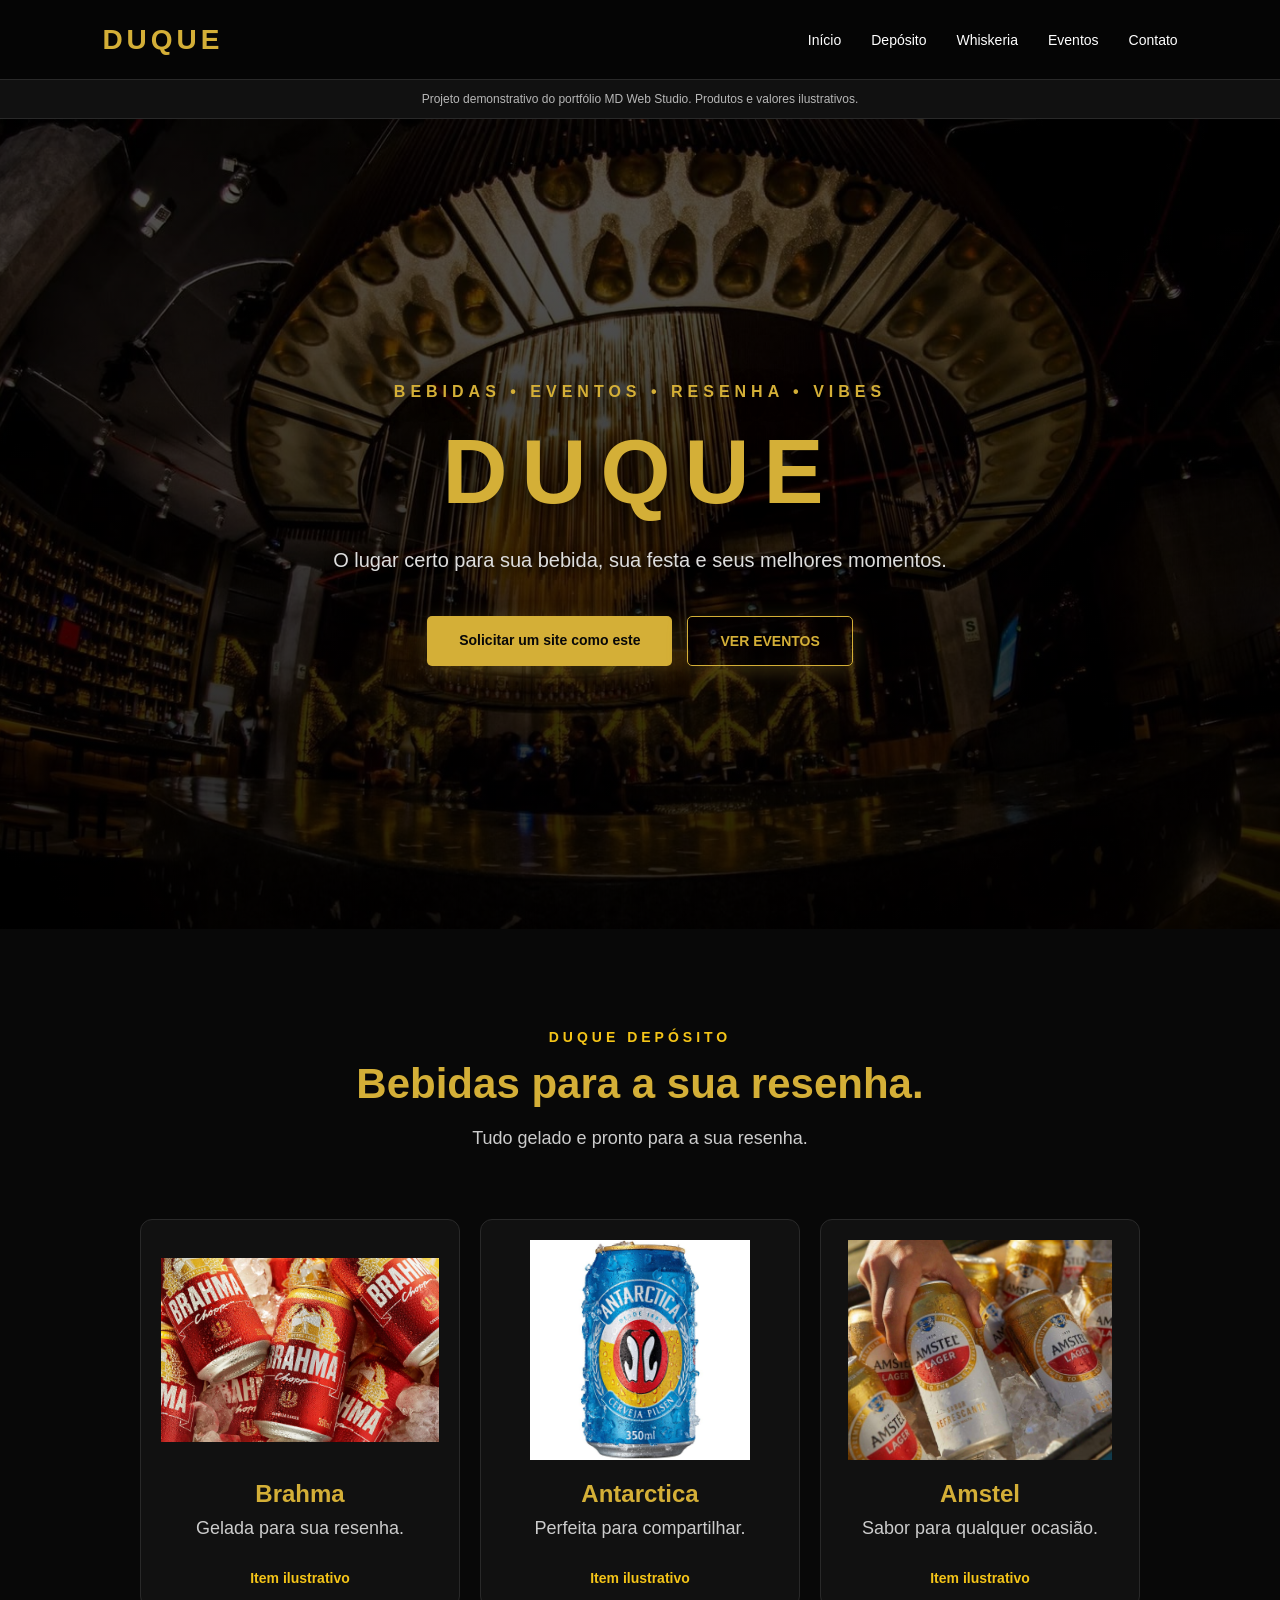
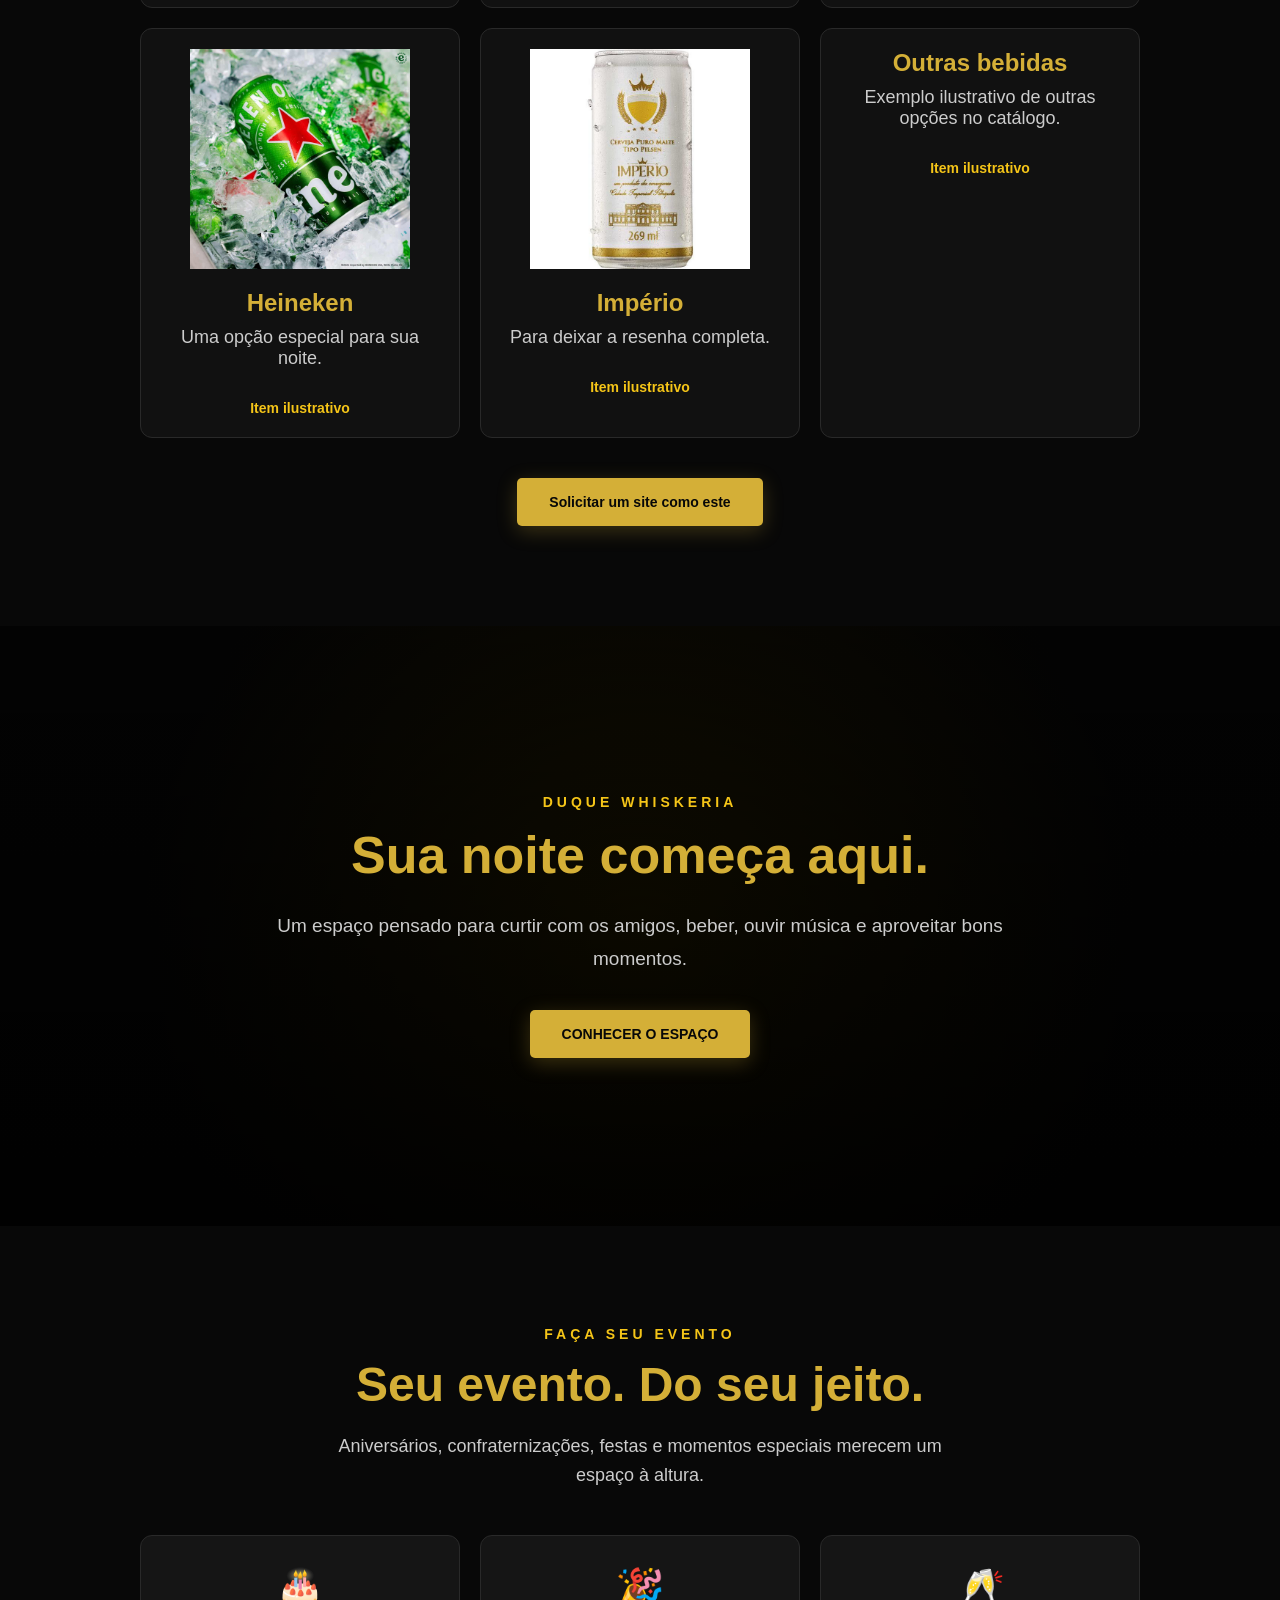
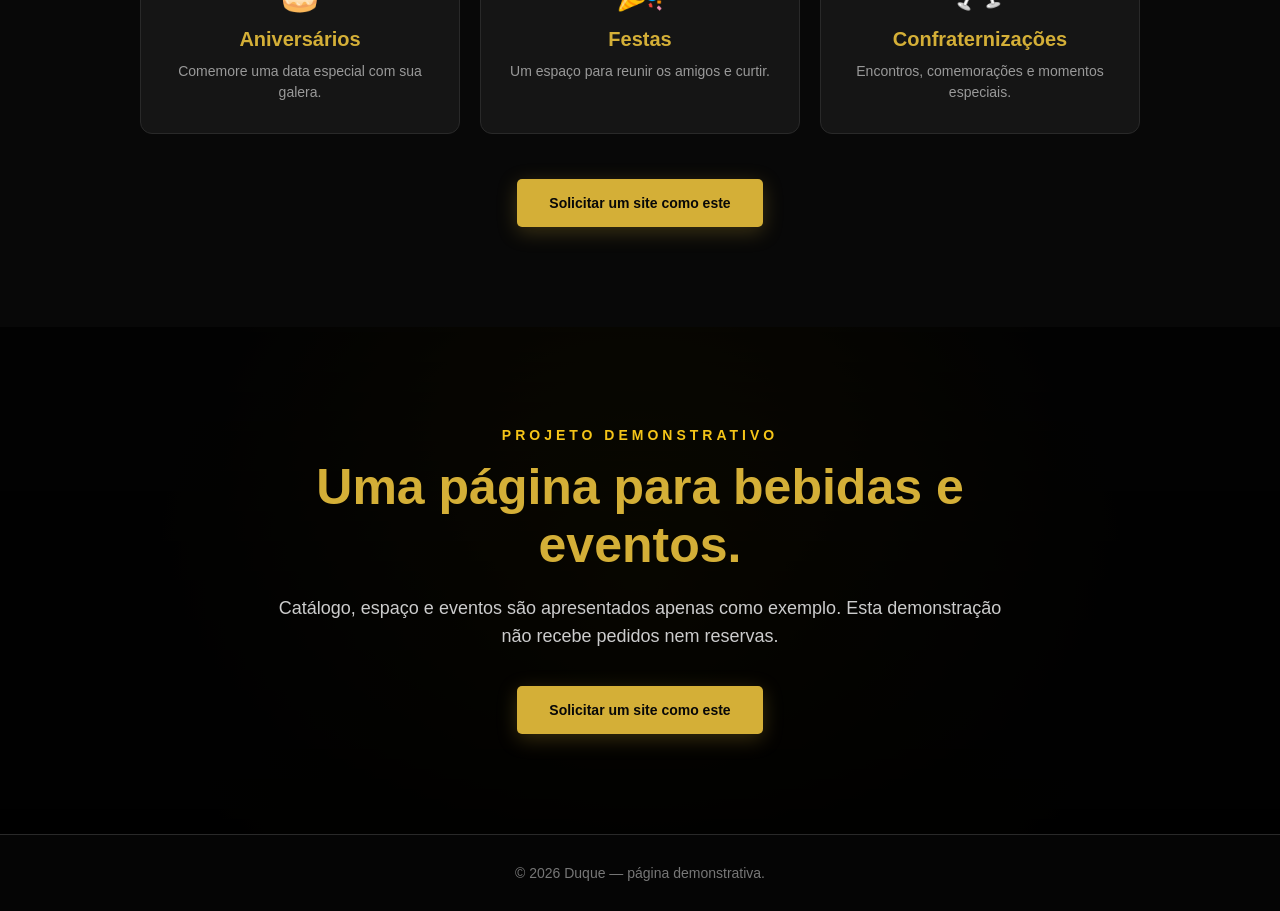
<file: projetos/duque/index.html>
<!DOCTYPE html>
<html lang="pt-BR">

<head>
    <meta charset="UTF-8">
    <meta name="viewport" content="width=device-width, initial-scale=1.0">

    <title>Duque | Bebidas, Eventos e Resenha</title>

    <link rel="icon" href="data:,">
    <link rel="stylesheet" href="style.css">
</head>

<body>

    <!-- MENU -->
    <header class="cabecalho">

        <div class="logo">
            DUQUE
        </div>

        <nav class="menu">
            <a href="#inicio">Início</a>
            <a href="#deposito">Depósito</a>
            <a href="#whiskeria">Whiskeria</a>
            <a href="#eventos">Eventos</a>
            <a href="#contato">Contato</a>
        </nav>

    </header>

    <p class="aviso-demonstracao">
        Projeto demonstrativo do portfólio MD Web Studio. Produtos e valores ilustrativos.
    </p>


    <!-- INÍCIO -->
    <section id="inicio" class="inicio">

        <div class="inicio-conteudo">

            <p class="subtitulo">
                BEBIDAS • EVENTOS • RESENHA • VIBES
            </p>

            <h1>
                DUQUE
            </h1>

            <p class="descricao">
                O lugar certo para sua bebida, sua festa
                e seus melhores momentos.
            </p>

            <div class="botoes">

                <a href="https://wa.me/5521990487662?text=Ol%C3%A1%21%20Vim%20pelo%20portf%C3%B3lio%20MD%20Web%20Studio%20e%20quero%20solicitar%20um%20site%20como%20este." class="botao">
                    Solicitar um site como este
                </a>

                <a href="#eventos" class="botao botao-secundario">
                    VER EVENTOS
                </a>

            </div>

        </div>

    </section>


    <!-- DEPÓSITO -->
    <section id="deposito" class="secao">

    <p class="titulo-pequeno">
    DUQUE DEPÓSITO
</p>

<h2>
    Bebidas para a sua resenha.
</h2>

<p>
    Tudo gelado e pronto para a sua resenha.
</p>

   <div class="produtos">

    <div class="produto">
        <img src="img/brahma.jpg" alt="Brahma">
        <h3>Brahma</h3>
        <p>Gelada para sua resenha.</p>
        <span>Item ilustrativo</span>
    </div>

    <div class="produto">
        <img src="img/antarctica.jpg" alt="Antarctica">
        <h3>Antarctica</h3>
        <p>Perfeita para compartilhar.</p>
        <span>Item ilustrativo</span>
    </div>

    <div class="produto">
        <img src="img/amstel.jpg" alt="Amstel">
        <h3>Amstel</h3>
        <p>Sabor para qualquer ocasião.</p>
        <span>Item ilustrativo</span>
    </div>

    <div class="produto">
        <img src="img/heineken.jpg" alt="Heineken">
        <h3>Heineken</h3>
        <p>Uma opção especial para sua noite.</p>
        <span>Item ilustrativo</span>
    </div>

    <div class="produto">
        <img src="img/imperio.jpg" alt="Império">
        <h3>Império</h3>
        <p>Para deixar a resenha completa.</p>
        <span>Item ilustrativo</span>
    </div>

    <div class="produto">
        <h3>Outras bebidas</h3>
        <p>Exemplo ilustrativo de outras opções no catálogo.</p>
        <span>Item ilustrativo</span>
    </div>

</div>

    <a href="https://wa.me/5521990487662?text=Ol%C3%A1%21%20Vim%20pelo%20portf%C3%B3lio%20MD%20Web%20Studio%20e%20quero%20solicitar%20um%20site%20como%20este." class="botao">
        Solicitar um site como este
    </a>

</section>


    <!-- WHISKERIA -->
    <section id="whiskeria" class="whiskeria">

    <div class="whiskeria-conteudo">

        <p class="titulo-pequeno">
            DUQUE WHISKERIA
        </p>

        <h2>
            Sua noite começa aqui.
        </h2>

        <p>
            Um espaço pensado para curtir com os amigos,
            beber, ouvir música e aproveitar bons momentos.
        </p>

        <a href="#eventos" class="botao">
            CONHECER O ESPAÇO
        </a>

    </div>

</section>


    <!-- EVENTOS -->
   <section id="eventos" class="eventos">

    <div class="eventos-conteudo">

        <p class="titulo-pequeno">
            FAÇA SEU EVENTO
        </p>

        <h2>
            Seu evento. Do seu jeito.
        </h2>

        <p>
            Aniversários, confraternizações, festas e
            momentos especiais merecem um espaço à altura.
        </p>

        <div class="tipos-eventos">

            <div class="tipo-evento">
                <span>🎂</span>
                <h3>Aniversários</h3>
                <p>Comemore uma data especial com sua galera.</p>
            </div>

            <div class="tipo-evento">
                <span>🎉</span>
                <h3>Festas</h3>
                <p>Um espaço para reunir os amigos e curtir.</p>
            </div>

            <div class="tipo-evento">
                <span>🥂</span>
                <h3>Confraternizações</h3>
                <p>Encontros, comemorações e momentos especiais.</p>
            </div>

        </div>

        <a href="https://wa.me/5521990487662?text=Ol%C3%A1%21%20Vim%20pelo%20portf%C3%B3lio%20MD%20Web%20Studio%20e%20quero%20solicitar%20um%20site%20como%20este." class="botao">
            Solicitar um site como este
        </a>

    </div>

</section>


    <!-- CONTATO -->
<section id="contato" class="contato">

    <div class="contato-conteudo">

        <p class="titulo-pequeno">
            PROJETO DEMONSTRATIVO
        </p>

        <h2>
            Uma página para bebidas e eventos.
        </h2>

        <p>
            Catálogo, espaço e eventos são apresentados apenas como exemplo.
            Esta demonstração não recebe pedidos nem reservas.
        </p>

        <div class="contato-botoes">

                <a href="https://wa.me/5521990487662?text=Ol%C3%A1%21%20Vim%20pelo%20portf%C3%B3lio%20MD%20Web%20Studio%20e%20quero%20solicitar%20um%20site%20como%20este."
                    class="botao">
                     Solicitar um site como este
            </a>

        </div>

    </div>

</section>


    <!-- RODAPÉ -->
    <footer>

        <p>
            © 2026 Duque — página demonstrativa.
        </p>

    </footer>
  
    <script src="script.js"></script>

</body>

</html>
</file>
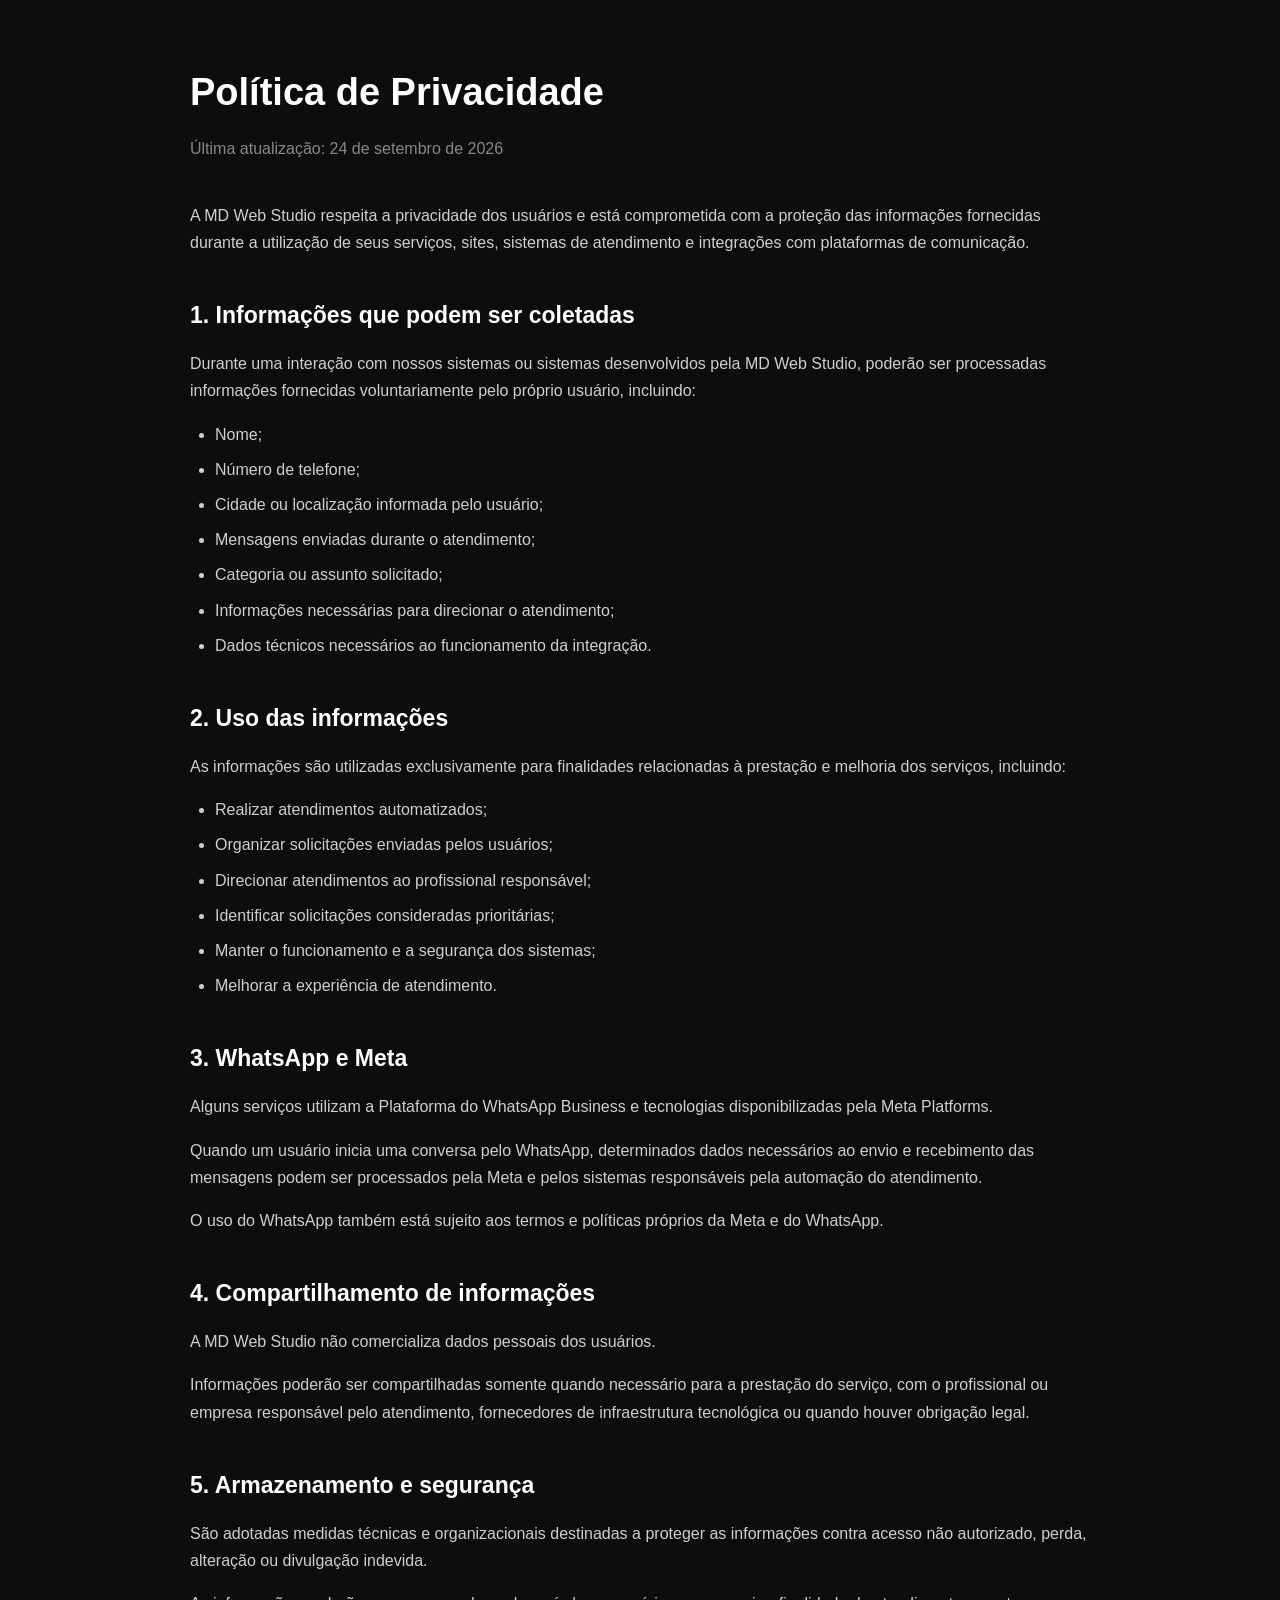
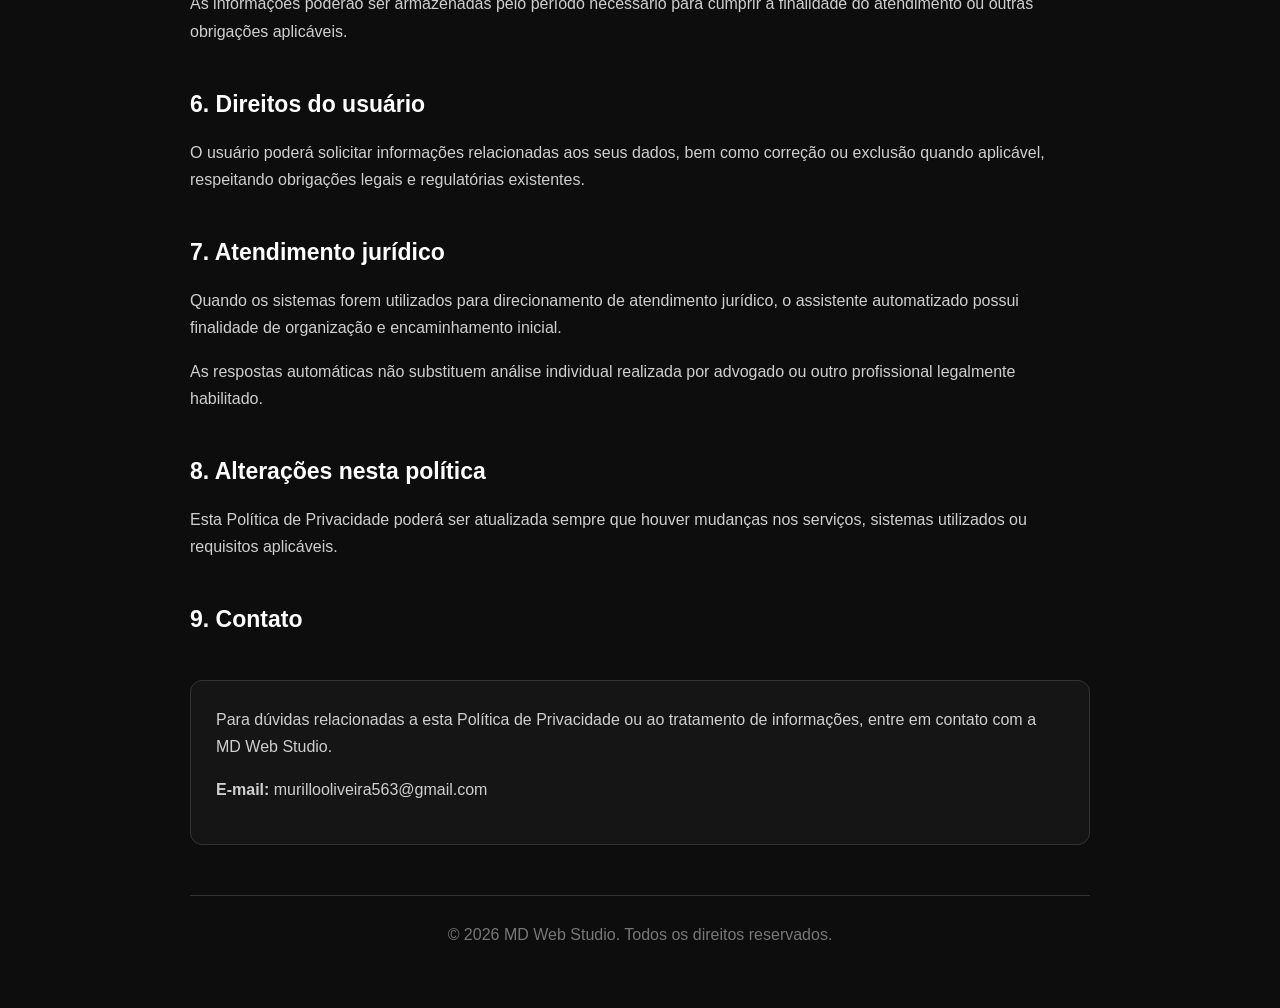
<file: privacidade.html>
<!DOCTYPE html>
<html lang="pt-BR">

<head>
    <meta charset="UTF-8">
    <meta name="viewport" content="width=device-width, initial-scale=1.0">

    <title>Política de Privacidade | MD Web Studio</title>

    <style>
        * {
            box-sizing: border-box;
            margin: 0;
            padding: 0;
        }

        body {
            font-family: Arial, Helvetica, sans-serif;
            background: #0d0d0d;
            color: #e8e8e8;
            line-height: 1.7;
        }

        .container {
            width: 90%;
            max-width: 900px;
            margin: auto;
            padding: 60px 0;
        }

        h1 {
            font-size: 38px;
            margin-bottom: 10px;
            color: #ffffff;
        }

        h2 {
            margin-top: 40px;
            margin-bottom: 15px;
            color: #ffffff;
            font-size: 23px;
        }

        p {
            margin-bottom: 16px;
            color: #cfcfcf;
        }

        ul {
            margin: 15px 0 20px 25px;
            color: #cfcfcf;
        }

        li {
            margin-bottom: 8px;
        }

        .atualizacao {
            color: #888;
            margin-bottom: 40px;
        }

        .box {
            margin-top: 40px;
            padding: 25px;
            border: 1px solid #333;
            border-radius: 12px;
            background: #151515;
        }

        a {
            color: #ffffff;
        }

        footer {
            margin-top: 50px;
            padding-top: 25px;
            border-top: 1px solid #333;
            color: #777;
            text-align: center;
        }
    </style>
</head>

<body>

    <main class="container">

        <h1>Política de Privacidade</h1>

        <p class="atualizacao">
            Última atualização: 24 de setembro de 2026
        </p>

        <p>
            A MD Web Studio respeita a privacidade dos usuários e está
            comprometida com a proteção das informações fornecidas durante
            a utilização de seus serviços, sites, sistemas de atendimento
            e integrações com plataformas de comunicação.
        </p>

        <h2>1. Informações que podem ser coletadas</h2>

        <p>
            Durante uma interação com nossos sistemas ou sistemas desenvolvidos
            pela MD Web Studio, poderão ser processadas informações fornecidas
            voluntariamente pelo próprio usuário, incluindo:
        </p>

        <ul>
            <li>Nome;</li>
            <li>Número de telefone;</li>
            <li>Cidade ou localização informada pelo usuário;</li>
            <li>Mensagens enviadas durante o atendimento;</li>
            <li>Categoria ou assunto solicitado;</li>
            <li>Informações necessárias para direcionar o atendimento;</li>
            <li>Dados técnicos necessários ao funcionamento da integração.</li>
        </ul>

        <h2>2. Uso das informações</h2>

        <p>
            As informações são utilizadas exclusivamente para finalidades
            relacionadas à prestação e melhoria dos serviços, incluindo:
        </p>

        <ul>
            <li>Realizar atendimentos automatizados;</li>
            <li>Organizar solicitações enviadas pelos usuários;</li>
            <li>Direcionar atendimentos ao profissional responsável;</li>
            <li>Identificar solicitações consideradas prioritárias;</li>
            <li>Manter o funcionamento e a segurança dos sistemas;</li>
            <li>Melhorar a experiência de atendimento.</li>
        </ul>

        <h2>3. WhatsApp e Meta</h2>

        <p>
            Alguns serviços utilizam a Plataforma do WhatsApp Business e
            tecnologias disponibilizadas pela Meta Platforms.
        </p>

        <p>
            Quando um usuário inicia uma conversa pelo WhatsApp, determinados
            dados necessários ao envio e recebimento das mensagens podem ser
            processados pela Meta e pelos sistemas responsáveis pela automação
            do atendimento.
        </p>

        <p>
            O uso do WhatsApp também está sujeito aos termos e políticas
            próprios da Meta e do WhatsApp.
        </p>

        <h2>4. Compartilhamento de informações</h2>

        <p>
            A MD Web Studio não comercializa dados pessoais dos usuários.
        </p>

        <p>
            Informações poderão ser compartilhadas somente quando necessário
            para a prestação do serviço, com o profissional ou empresa
            responsável pelo atendimento, fornecedores de infraestrutura
            tecnológica ou quando houver obrigação legal.
        </p>

        <h2>5. Armazenamento e segurança</h2>

        <p>
            São adotadas medidas técnicas e organizacionais destinadas a
            proteger as informações contra acesso não autorizado, perda,
            alteração ou divulgação indevida.
        </p>

        <p>
            As informações poderão ser armazenadas pelo período necessário
            para cumprir a finalidade do atendimento ou outras obrigações
            aplicáveis.
        </p>

        <h2>6. Direitos do usuário</h2>

        <p>
            O usuário poderá solicitar informações relacionadas aos seus dados,
            bem como correção ou exclusão quando aplicável, respeitando
            obrigações legais e regulatórias existentes.
        </p>

        <h2>7. Atendimento jurídico</h2>

        <p>
            Quando os sistemas forem utilizados para direcionamento de
            atendimento jurídico, o assistente automatizado possui finalidade
            de organização e encaminhamento inicial.
        </p>

        <p>
            As respostas automáticas não substituem análise individual realizada
            por advogado ou outro profissional legalmente habilitado.
        </p>

        <h2>8. Alterações nesta política</h2>

        <p>
            Esta Política de Privacidade poderá ser atualizada sempre que houver
            mudanças nos serviços, sistemas utilizados ou requisitos aplicáveis.
        </p>

        <h2>9. Contato</h2>

        <div class="box">

            <p>
                Para dúvidas relacionadas a esta Política de Privacidade ou ao
                tratamento de informações, entre em contato com a MD Web Studio.
            </p>

            <p>
                <strong>E-mail:</strong>
                murillooliveira563@gmail.com
            </p>

        </div>

        <footer>
            © 2026 MD Web Studio. Todos os direitos reservados.
        </footer>

    </main>

</body>

</html>
</file>
<file: style.css>
/* Componentes interativos da experiência MD Web Studio */
:root {
    --md-gold: #d4af37;
    --md-paper: #f0eee8;
    --md-muted: #92908b;
    --md-line: rgba(255, 255, 255, 0.13);
}

html { overflow-x: clip; }

.servicos-experiencia {
    display: grid;
    grid-template-columns: minmax(230px, 0.72fr) minmax(0, 1.28fr);
    gap: clamp(34px, 7vw, 112px);
    align-items: stretch;
    margin-top: 50px;
    padding: 34px 0 42px;
    border-top: 1px solid var(--md-line);
    border-bottom: 1px solid var(--md-line);
}

.servicos-seletor {
    display: flex;
    flex-direction: column;
    justify-content: center;
}

.servico-opcao {
    width: 100%;
    display: grid;
    grid-template-columns: 32px minmax(0, 1fr) 22px;
    align-items: center;
    gap: 13px;
    padding: 18px 12px;
    border: 0;
    border-bottom: 1px solid var(--md-line);
    color: #f0eee8;
    text-align: left;
    background: transparent;
    cursor: pointer;
    transition: background 220ms ease, color 220ms ease, padding 220ms ease;
}

.servico-opcao:first-child { border-top: 1px solid var(--md-line); }
.servico-opcao > span:first-child { color: var(--md-gold); font-size: 10px; }
.servico-opcao > span:nth-child(2) { display: grid; gap: 5px; }
.servico-opcao small { color: #777; font-size: 9px; font-weight: 700; letter-spacing: 1.8px; }
.servico-opcao strong { font-size: clamp(17px, 1.6vw, 22px); font-weight: 600; }
.servico-opcao > span:last-child { color: var(--md-gold); opacity: 0; transform: translate(-4px, 4px); transition: opacity 220ms ease, transform 220ms ease; }
.servico-opcao:hover,
.servico-opcao.selecionado { padding-left: 18px; background: rgba(212, 175, 55, 0.055); }
.servico-opcao.selecionado > span:last-child,
.servico-opcao:hover > span:last-child { opacity: 1; transform: translate(0); }
.servicos-nota { margin: 18px 0 0; color: var(--md-muted); font-size: 11px; line-height: 1.6; }

.servico-demonstracao {
    min-width: 0;
    min-height: 360px;
    display: grid;
    align-items: center;
    padding: clamp(18px, 3vw, 40px);
    overflow: hidden;
    border: 1px solid rgba(212, 175, 55, 0.16);
    background: radial-gradient(ellipse at 52% 44%, rgba(212, 175, 55, 0.09), transparent 63%), #0c0c0c;
    perspective: 1200px;
}

.servico-demo[hidden] { display: none; }
.servico-demo { min-width: 0; }
.demo-selo { display: inline-block; color: var(--md-gold); font-size: 8px; font-weight: 700; letter-spacing: 1.7px; }
.demo-site-cena { position: relative; min-height: 260px; display: flex; align-items: center; justify-content: center; padding: 25px 6% 14px; transform-style: preserve-3d; }
.demo-browser { width: min(92%, 530px); overflow: hidden; border: 1px solid rgba(255,255,255,.24); background: #161616; box-shadow: 0 28px 55px rgba(0,0,0,.5); transform: perspective(950px) rotateY(-7deg) rotateX(2deg); }
.demo-browser-barra { height: 27px; display: flex; align-items: center; gap: 5px; padding: 0 10px; color: #888; font-size: 7px; background: #202020; }
.demo-browser-barra i { width: 5px; height: 5px; border-radius: 50%; background: #786743; }
.demo-browser-barra span { margin-left: 10px; }
.demo-browser img { display: block; width: 100%; height: 185px; object-fit: cover; object-position: top; }
.demo-phone { position: absolute; right: 2%; bottom: 2px; width: 112px; min-height: 200px; display: flex; flex-direction: column; gap: 11px; padding: 25px 11px 13px; border: 3px solid #5d5b54; border-radius: 18px; color: #f1eee6; background: #111; box-shadow: 0 20px 34px rgba(0,0,0,.55); transform: translateZ(48px) rotateY(9deg); }
.demo-phone-camera { position: absolute; top: 8px; left: 42%; width: 18px; height: 3px; border-radius: 8px; background: #5d5b54; }
.demo-phone small { color: var(--md-gold); font-size: 6px; letter-spacing: 1px; }
.demo-phone strong { font-size: 12px; line-height: 1.15; }
.demo-phone > span { width: 82%; height: 4px; background: #444; }
.demo-phone > span:nth-last-of-type(1) { width: 55%; }
.demo-phone b { margin-top: auto; padding: 7px 5px; color: #17140b; font-size: 6px; text-align: center; background: var(--md-gold); }
.demo-legenda { margin: 13px 0 0; color: #777; font-size: 10px; line-height: 1.5; }

.demo-landing { position: relative; min-height: 265px; margin-top: 19px; overflow: hidden; border: 1px solid rgba(255,255,255,.14); background: #151515; box-shadow: 0 24px 50px rgba(0,0,0,.32); transform: perspective(1000px) rotateY(-4deg); }
.demo-mini-marca { display: block; padding: 13px 17px; color: var(--md-gold); font-size: 7px; font-weight: 700; letter-spacing: 1.7px; border-bottom: 1px solid var(--md-line); }
.demo-landing-corpo { position: relative; z-index: 1; width: 76%; padding: 22px 18px; }
.demo-landing-corpo small { color: #888; font-size: 7px; letter-spacing: 1.3px; }
.demo-landing-corpo h3 { max-width: 380px; margin: 9px 0; color: #f1eee6; font-family: Georgia, serif; font-size: clamp(21px, 2.6vw, 34px); font-weight: 400; line-height: 1.04; }
.demo-landing-corpo p { max-width: 330px; margin: 0 0 14px; color: #92908b; font-size: 9px; line-height: 1.5; }
.demo-cta { display: inline-flex; align-items: center; gap: 16px; padding: 8px 10px; color: #18150d; font-size: 8px; background: var(--md-gold); }
.demo-landing-lateral { position: absolute; top: 22%; right: 8%; width: 22%; height: 68%; border: 1px solid rgba(212,175,55,.23); transform: skewY(-9deg); }
.demo-landing-lateral i { display: block; height: 1px; margin: 24px 8px; background: rgba(212,175,55,.38); }

.demo-chat { width: min(100%, 430px); margin: 22px auto 0; padding: 13px; border: 1px solid rgba(255,255,255,.15); background: #111; box-shadow: 0 25px 46px rgba(0,0,0,.4); transform: perspective(900px) rotateY(4deg) rotateX(1deg); }
.demo-chat-topo { display: flex; justify-content: space-between; align-items: center; padding-bottom: 11px; border-bottom: 1px solid var(--md-line); color: #aaa; font-size: 7px; letter-spacing: 1.1px; }
.demo-chat-topo i { width: 7px; height: 7px; border-radius: 50%; background: var(--md-gold); }
.demo-chat-mensagem { width: fit-content; max-width: 88%; margin: 12px 0 0; padding: 10px; color: #ddd; font-size: 10px; line-height: 1.4; background: #242424; }
.demo-chat-mensagem small { display: block; margin-top: 5px; color: #85827b; font-size: 7px; }
.demo-chat-mensagem.enviada { margin-left: auto; color: #17140b; background: #d4af37; }

.plano-faixa-link { font: inherit; cursor: pointer; }
.plano-faixa-link:focus-visible,
.servico-opcao:focus-visible,
.processo-seletor button:focus-visible,
.portfolio-controles button:focus-visible,
.assistente-opcoes button:focus-visible,
.assistente-opcoes a:focus-visible,
.contato-assistente:focus-visible { outline: 2px solid var(--md-gold); outline-offset: 4px; }

.portfolio-classificacao { display: inline-block; margin-top: 18px; color: #aaa; font-size: 10px; letter-spacing: 1px; text-transform: uppercase; }
.case-editorial-imagem { transform: perspective(1500px) rotateY(-3deg) rotateX(1deg); transform-origin: center; transition: transform 650ms cubic-bezier(.2,.7,.2,1), box-shadow 650ms ease; box-shadow: 0 28px 55px rgba(0,0,0,.26); }
.case-editorial-imagem.imagem-frontal { transform: none; box-shadow: 0 16px 38px rgba(0,0,0,.3); }
.case-editorial-secundaria .case-editorial-imagem { transition: transform 650ms cubic-bezier(.2,.7,.2,1), box-shadow 650ms ease; }
.portfolio-controles { position: absolute; z-index: 4; right: 14px; bottom: 14px; display: flex; gap: 7px; }
.portfolio-controles button { min-height: 34px; padding: 0 11px; border: 1px solid rgba(255,255,255,.38); color: #f4f1e9; font: 700 9px/1 Arial, sans-serif; background: rgba(8,8,8,.84); cursor: pointer; backdrop-filter: blur(8px); }
.portfolio-controles button:hover { color: #17140b; border-color: var(--md-gold); background: var(--md-gold); }
.portfolio-modal { width: min(1100px, calc(100vw - 32px)); max-width: none; max-height: calc(100dvh - 36px); margin: auto; padding: 14px; border: 1px solid rgba(212,175,55,.32); color: #eee; background: #090909; }
.portfolio-modal::backdrop { background: rgba(0,0,0,.88); backdrop-filter: blur(6px); }
.portfolio-modal form { display: flex; justify-content: flex-end; }
.portfolio-modal-fechar { padding: 7px 10px; border: 1px solid var(--md-line); color: #eee; font: 700 11px Arial, sans-serif; background: transparent; cursor: pointer; }
.portfolio-modal-fechar span { margin-left: 8px; color: var(--md-gold); font-size: 18px; vertical-align: -1px; }
.portfolio-modal figure { margin: 8px 0 0; }
.portfolio-modal img { display: block; width: 100%; max-height: calc(100dvh - 110px); object-fit: contain; }
.portfolio-modal figcaption { padding: 12px 0 4px; color: #aaa; font-size: 11px; }

.processo-interativo { display: grid; grid-template-columns: minmax(230px, .8fr) minmax(0, 1.2fr); gap: clamp(30px, 8vw, 125px); align-items: stretch; padding: 28px 0; border-top: 1px solid var(--md-line); border-bottom: 1px solid var(--md-line); }
.processo-seletor { display: flex; flex-direction: column; }
.processo-seletor button { min-height: 62px; display: grid; grid-template-columns: 38px minmax(0,1fr); align-items: center; gap: 12px; border: 0; border-bottom: 1px solid var(--md-line); color: #aaa; text-align: left; background: transparent; cursor: pointer; transition: color 220ms ease, padding 220ms ease, background 220ms ease; }
.processo-seletor button:first-child { border-top: 1px solid var(--md-line); }
.processo-seletor button span { color: var(--md-gold); font-size: 9px; }
.processo-seletor button strong { font-size: 14px; font-weight: 500; }
.processo-seletor button:hover,
.processo-seletor button.selecionado { padding-left: 10px; color: #f1eee6; background: rgba(212,175,55,.05); }
.processo-painel { position: relative; min-height: 270px; display: flex; flex-direction: column; justify-content: center; padding: clamp(23px, 4vw, 55px); overflow: hidden; border: 1px solid rgba(212,175,55,.15); background: radial-gradient(ellipse at 85% 20%, rgba(212,175,55,.09), transparent 48%), #0d0d0d; }
.processo-painel > span { color: var(--md-gold); font-size: 8px; font-weight: 700; letter-spacing: 1.7px; }
.processo-painel h3 { position: relative; z-index: 1; max-width: 520px; margin: 15px 0 10px; color: #f0eee8; font-family: Georgia, serif; font-size: clamp(26px, 3.3vw, 44px); font-weight: 400; line-height: 1.06; }
.processo-painel p { position: relative; z-index: 1; max-width: 450px; margin: 0; color: #92908b; font-size: 12px; line-height: 1.7; }
.processo-diagrama { position: absolute; right: -22px; bottom: -43px; width: 190px; height: 150px; transform: rotate(-18deg); }
.processo-diagrama i { position: absolute; inset: 0; border: 1px solid rgba(212,175,55,.28); transform: skewY(-23deg) rotateX(58deg); }
.processo-diagrama i:nth-child(2) { inset: 20px 26px; }
.processo-diagrama i:nth-child(3) { inset: 40px 52px; }
.processo-diagrama b { position: absolute; right: 60px; top: 25px; width: 24px; height: 24px; border: 1px solid var(--md-gold); background: rgba(212,175,55,.1); transform: rotate(45deg); }

.contato-assistente { display: inline-flex; align-items: center; gap: 12px; margin-top: 20px; padding: 10px 0; border: 0; border-bottom: 1px solid rgba(255,255,255,.2); color: #eee; font: 600 11px Arial, sans-serif; text-align: left; background: transparent; cursor: pointer; }
.contato-assistente span { color: var(--md-gold); }

.assistente-botao { animation: none !important; }
.assistente-janela { width: min(410px, calc(100vw - 28px)); height: auto; max-height: min(690px, calc(100dvh - 100px)); display: flex; flex-direction: column; overflow: hidden; overscroll-behavior: contain; }
.assistente-janela[hidden] { display: none !important; }
.assistente-janela:not(.aberta) { pointer-events: none; }
.assistente-janela.aberta { pointer-events: auto; }
.assistente-cabecalho { flex: 0 0 auto; }
.assistente-cabecalho strong { font-size: 15px; }
.assistente-cabecalho > div:first-child span { display: block; margin-top: 5px; }
.assistente-progresso { flex: 0 0 auto; }
.progresso-etapas { display: none !important; }
.assistente-corpo { flex: 0 1 auto; min-height: 0; max-height: min(430px, 58dvh); display: flex; flex-direction: column; gap: 8px; overflow-x: hidden; overflow-y: auto; overscroll-behavior: contain; scroll-behavior: smooth; }
.assistente-mensagens { flex: 0 0 auto; min-height: 0; max-height: none; overflow: visible; overscroll-behavior: auto; scroll-behavior: auto; }
.assistente-opcoes { flex: 0 0 auto; max-height: none; overflow: visible; overscroll-behavior: auto; padding-bottom: 12px; }
.assistente-opcoes button,
.assistente-opcoes a.assistente-direto,
.assistente-opcoes a.assistente-whatsapp { width: 100%; min-height: 39px; display: flex; align-items: center; justify-content: flex-start; margin: 5px 0; padding: 9px 12px; border: 1px solid rgba(212,175,55,.19); border-radius: 0; color: #eee; font: 500 11px/1.45 Arial, sans-serif; text-align: left; text-decoration: none; background: rgba(255,255,255,.025); cursor: pointer; }
.assistente-opcoes button:hover,
.assistente-opcoes a.assistente-direto:hover,
.assistente-opcoes a.assistente-whatsapp:hover { border-color: rgba(212,175,55,.7); background: rgba(212,175,55,.08); }
.assistente-opcoes a.assistente-whatsapp { color: #17140b; font-weight: 700; background: var(--md-gold); }
.assistente-opcoes a.assistente-whatsapp:hover { color: #111; background: #efd264; }
.assistente-opcoes .assistente-campo-label { display: block; margin: 8px 0 5px; color: #aaa; font-size: 10px; }
.assistente-opcoes input { width: 100%; min-height: 42px; padding: 10px; border: 1px solid rgba(212,175,55,.36); border-radius: 0; color: #f2f0ea; font: 12px Arial, sans-serif; background: #111; }
.assistente-opcoes input:focus-visible { outline: 2px solid var(--md-gold); outline-offset: 2px; }
.assistente-opcoes p { margin: 8px 0; color: #888; font-size: 9px; line-height: 1.55; }
.assistente-direto-persistente { flex: 0 0 auto; padding: 8px 14px 11px; border-top: 1px solid var(--md-line); background: #090909; }
.assistente-direto-persistente a { color: var(--md-gold); font-size: 10px; font-weight: 700; text-decoration: none; }
.assistente-direto-persistente p { margin: 4px 0 0; color: #777; font-size: 8px; line-height: 1.4; }
.mensagem-cliente { width: fit-content; max-width: 88%; margin: 10px 0 10px auto; padding: 10px 12px; color: #17140b; font-size: 11px; line-height: 1.45; background: var(--md-gold); }
.assistente-copia-status { min-height: 14px; }

@media (max-width: 760px) {
    .servicos-experiencia,
    .processo-interativo { grid-template-columns: 1fr; gap: 24px; }
    .servico-demonstracao { min-height: 310px; padding: 18px; }
    .demo-site-cena { min-height: 240px; padding-right: 0; }
    .demo-browser { width: 88%; }
    .demo-browser img { height: 155px; }
    .demo-phone { right: 0; width: 94px; min-height: 170px; }
    .demo-landing { min-height: 240px; }
    .demo-landing-corpo { width: 88%; padding: 20px 13px; }
    .demo-landing-lateral { opacity: .45; }
    .processo-painel { min-height: 240px; }
    .case-editorial-imagem { transform: perspective(1200px) rotateY(-1.5deg); }
    .portfolio-controles { right: 8px; bottom: 8px; gap: 5px; }
    .portfolio-controles button { min-height: 32px; padding: 0 8px; font-size: 8px; }
}

@media (max-width: 430px) {
    .servicos-experiencia { margin-top: 32px; padding: 24px 0 28px; }
    .servico-demonstracao { min-height: 285px; padding: 13px; }
    .demo-site-cena { min-height: 220px; padding-left: 0; }
    .demo-browser { width: 90%; margin-left: -6px; }
    .demo-browser img { height: 140px; }
    .demo-phone { right: -3px; width: 82px; min-height: 150px; padding: 21px 8px 9px; gap: 8px; }
    .demo-phone strong { font-size: 10px; }
    .demo-phone b { font-size: 5px; }
    .demo-landing-corpo h3 { font-size: 22px; }
    .demo-landing-lateral { right: 2%; width: 17%; }
    .demo-chat { padding: 10px; }
    .processo-diagrama { right: 12px; opacity: .38; }
    .portfolio-controles { position: relative; right: auto; bottom: auto; justify-content: flex-end; padding: 8px; background: #090909; }
    .portfolio-controles button { min-height: 36px; }
    .assistente-janela { width: calc(100vw - 20px); max-height: calc(100dvh - 88px); }
    .assistente-corpo { max-height: min(360px, 56dvh); }
    .assistente-corpo { scroll-behavior: auto; }
    .assistente-cabecalho { padding: 13px; }
}

@media (prefers-reduced-motion: reduce) {
    .servico-opcao,
    .servico-opcao > span:last-child,
    .case-editorial-imagem,
    .case-editorial-secundaria .case-editorial-imagem,
    .processo-seletor button { transition-duration: .01ms !important; }
    .demo-browser,
    .demo-phone,
    .demo-landing,
    .demo-chat { transform: none; }
    .assistente-corpo { scroll-behavior: auto; }
    html { scroll-behavior: auto; }
}

html.md-scroll-ready [data-scroll-reveal] {
    opacity: 0;
    transform: translateY(var(--scroll-reveal-offset, 20px));
    transition:
        opacity 560ms cubic-bezier(.22, .7, .2, 1) var(--scroll-reveal-delay, 0ms),
        transform 560ms cubic-bezier(.22, .7, .2, 1) var(--scroll-reveal-delay, 0ms);
}

html.md-scroll-ready [data-scroll-reveal="copy"] {
    --scroll-reveal-offset: 12px;
}

html.md-scroll-ready [data-scroll-reveal="card"],
html.md-scroll-ready [data-scroll-reveal="surface"] {
    --scroll-reveal-offset: 16px;
}

html.md-scroll-ready [data-scroll-reveal="project"] {
    --scroll-reveal-offset: 18px;
}

html.md-scroll-ready [data-scroll-reveal="callout"] {
    --scroll-reveal-offset: 12px;
    transition-duration: 620ms;
}

html.md-scroll-ready [data-scroll-reveal].md-scroll-visible,
html.md-scroll-ready [data-scroll-reveal]:focus-within {
    opacity: 1;
    transform: translateY(0);
}

html.md-scroll-ready [data-scroll-reveal]:focus-within {
    transition: none;
}

@media (max-width: 760px) {
    html.md-scroll-ready [data-scroll-reveal] {
        --scroll-reveal-offset: 12px;
        transition-duration: 500ms;
    }
}

@media (prefers-reduced-motion: reduce) {
    html.md-scroll-ready [data-scroll-reveal] {
        opacity: 1 !important;
        transform: none !important;
        transition: none !important;
    }
}
</file>
<file: projetos/duque/style.css>
/* ==============================
   CONFIGURAÇÕES GERAIS
================================= */

* {
    margin: 0;
    padding: 0;
    box-sizing: border-box;
}

html {
    scroll-behavior: smooth;
}

body {
    background-color: #080808;
    color: #ffffff;
    font-family: Arial, Helvetica, sans-serif;
}


/* ==============================
   CABEÇALHO
================================= */

.cabecalho {
    width: 100%;
    height: 80px;
    padding: 0 8%;

    display: flex;
    align-items: center;
    justify-content: space-between;

    background-color: #050505;
    border-bottom: 1px solid #292929;

    position: sticky;
    top: 0;
    z-index: 1000;
}

.logo {
    color: #d4af37;
    font-size: 28px;
    font-weight: bold;
    letter-spacing: 4px;
}

.menu {
    display: flex;
    gap: 30px;
}

.menu a {
    color: #ffffff;
    text-decoration: none;
    font-size: 14px;
    transition: 0.3s;
}

.menu a:hover {
    color: #d4af37;
}

.aviso-demonstracao {
    padding: 10px 20px;
    color: #b7b7b7;
    text-align: center;
    font-size: 12px;
    line-height: 1.5;
    background-color: #111111;
    border-bottom: 1px solid #292929;
}


/* ==============================
   INÍCIO
================================= */

.inicio {
    min-height: 90vh;

    display: flex;
    align-items: center;
    justify-content: center;

    text-align: center;

    padding: 80px 20px;

    background:
        linear-gradient(
            rgba(0, 0, 0, 0.65),
            rgba(0, 0, 0, 0.85)
        ),
        url("img/duque.jpg");

    background-size: cover;
    background-position: center;
}

.subtitulo {
    color: #d4af37;

    font-size: 16px;

    font-weight: bold;

    letter-spacing: 5px;

    margin-bottom: 20px;

    text-shadow: 0 4px 20px rgba(0, 0, 0, 0.8);
}

.inicio h1 {
    color: #d4af37;
    font-size: 90px;
    font-weight: 900;
    letter-spacing: 14px;
    margin-bottom: 20px;

    text-shadow:
        0 5px 25px rgba(0, 0, 0, 0.8);
}

.descricao {
    color: #dddddd;
    font-size: 20px;
    line-height: 1.6;
    margin-bottom: 40px;

    text-shadow: 0 2px 10px rgba(0, 0, 0, 0.8);
}

/* ==============================
   BOTÕES
================================= */

.botoes {
    display: flex;
    justify-content: center;
    gap: 15px;
    flex-wrap: wrap;
}

.botao {
    display: inline-block;

    background-color: #d4af37;
    color: #080808;

    padding: 16px 32px;

    text-decoration: none;
    font-weight: bold;
    font-size: 14px;

    border-radius: 5px;

    box-shadow: 0 5px 20px rgba(212, 175, 55, 0.25);

    transition: 0.3s;
}

.botao:hover {
    background-color: #f5c518;
    transform: translateY(-3px);
}

.botao-secundario {
    background-color: transparent;
    color: #d4af37;
    border: 1px solid #d4af37;
}


/* ==============================
   SEÇÕES
================================= */

.secao {
    min-height: 450px;

    padding: 100px 20px;

    display: flex;
    flex-direction: column;

    align-items: center;
    justify-content: center;

    text-align: center;
}

.secao-escura {
    background-color: #111111;
}

.titulo-pequeno {
    color: #f5c518;
    font-size: 14px;
    font-weight: bold;
    letter-spacing: 4px;
    margin-bottom: 15px;
}

.secao h2 {
    color: #d4af37;
    font-size: 42px;
    margin-bottom: 20px;
}

.secao p:not(.titulo-pequeno) {
    max-width: 650px;
    color: #cccccc;
    font-size: 18px;
    margin-bottom: 30px;
}


/* ==============================
   RODAPÉ
================================= */

footer {
    padding: 30px 20px;

    text-align: center;

    background-color: #050505;

    border-top: 1px solid #292929;
}

footer p {
    color: #777777;
    font-size: 14px;
}


/* ==============================
   CELULAR
================================= */
@media (max-width: 700px) {

    .cabecalho {
        height: auto;
        padding: 20px;
        flex-direction: column;
        gap: 20px;
    }

    .logo {
        font-size: 24px;
        letter-spacing: 4px;
    }

    .menu {
        gap: 12px;
        flex-wrap: wrap;
        justify-content: center;
    }

    .menu a {
        font-size: 12px;
    }

    .inicio {
        min-height: 85vh;
        padding: 60px 20px;
    }

    .subtitulo {
        font-size: 12px;
        letter-spacing: 3px;
        line-height: 1.8;
    }

    .inicio h1 {
        font-size: 55px;
        letter-spacing: 7px;
    }

    .descricao {
        font-size: 17px;
        line-height: 1.5;
    }

    .botao {
        padding: 14px 24px;
        font-size: 13px;
    }

    .secao {
        padding: 80px 20px;
    }

    .secao h2 {
        font-size: 32px;
    }

    .produtos {
        grid-template-columns: 1fr;
        max-width: 400px;
    }

    .produto img {
        height: 200px;
    }

    .whiskeria {
        min-height: 500px;
        padding: 80px 20px;
    }

    .whiskeria h2 {
        font-size: 36px;
    }

    .eventos {
        padding: 80px 20px;
    }

    .eventos h2 {
        font-size: 36px;
    }

    .tipos-eventos {
        grid-template-columns: 1fr;
        max-width: 400px;
        margin-left: auto;
        margin-right: auto;
    }

    .contato {
        padding: 80px 20px;
    }

    .contato h2 {
        font-size: 36px;
    }

}
/* ==============================
   CATÁLOGO DE BEBIDAS
================================= */

.produtos {
    width: 100%;
    max-width: 1000px;

    display: grid;
    grid-template-columns: repeat(3, 1fr);

    gap: 20px;

    margin: 40px 0;
}

.produto img {
    width: 100%;
    height: 220px;
    object-fit: contain;
    display: block;
    margin-bottom: 20px;
}

.produto {
    background-color: #111111;

    border: 1px solid #292929;
    border-radius: 12px;

    padding: 20px;

    text-align: center;

    transition: 0.3s;

    overflow: hidden;
}

.produto:hover {
    border-color: #d4af37;
    transform: translateY(-8px);
    box-shadow: 0 15px 35px rgba(212, 175, 55, 0.18);
}

.produto img {
    width: 100%;
    height: 220px;

    object-fit: contain;

    display: block;

    margin-bottom: 20px;

    transition: 0.3s;
}

.produto:hover img {
    transform: scale(1.05);
}

.produto h3 {
    color: #d4af37;

    font-size: 24px;

    margin-bottom: 10px;
}

.produto p {
    color: #aaaaaa;

    font-size: 15px;

    margin-bottom: 15px;
}

.produto span {
    color: #f5c518;

    font-size: 14px;

    font-weight: bold;
}

.produto:hover {
    border-color: #d4af37;

    transform: translateY(-5px);

    box-shadow: 0 10px 30px rgba(212, 175, 55, 0.15);
}

.produto h3 {
    color: #d4af37;

    font-size: 24px;

    margin-bottom: 10px;
}

.produto p {
    color: #aaaaaa;

    font-size: 15px;

    margin-bottom: 15px;
}

.produto span {
    color: #f5c518;

    font-size: 14px;

    font-weight: bold;
}


/* ==============================
   CATÁLOGO NO CELULAR
================================= */

@media (max-width: 700px) {

    .produtos {
        grid-template-columns: 1fr;

        max-width: 400px;
    }

}

/* ==============================
   WHISKERIA
================================= */

.whiskeria {
    min-height: 600px;

    padding: 100px 20px;

    display: flex;
    align-items: center;
    justify-content: center;

    text-align: center;

    background:
        linear-gradient(
            rgba(0, 0, 0, 0.65),
            rgba(0, 0, 0, 0.9)
        ),
        radial-gradient(
            circle at center,
            #302600 0%,
            #080808 70%
        );
}

.whiskeria-conteudo {
    max-width: 750px;
}

.whiskeria h2 {
    color: #d4af37;

    font-size: 52px;

    margin-bottom: 25px;
}

.whiskeria p:not(.titulo-pequeno) {
    color: #cccccc;

    font-size: 19px;

    line-height: 1.7;

    margin-bottom: 35px;
}

@media (max-width: 700px) {

    .whiskeria {
        min-height: 500px;
    }

    .whiskeria h2 {
        font-size: 36px;
    }

}

/* ==============================
   EVENTOS
================================= */

.eventos {
    min-height: 600px;

    padding: 100px 20px;

    display: flex;
    align-items: center;
    justify-content: center;

    text-align: center;

    background-color: #080808;
}

.eventos-conteudo {
    width: 100%;
    max-width: 1000px;
}

.eventos h2 {
    color: #d4af37;

    font-size: 48px;

    margin-bottom: 20px;
}

.eventos-conteudo > p:not(.titulo-pequeno) {
    max-width: 650px;

    margin: 0 auto 45px;

    color: #cccccc;

    font-size: 18px;

    line-height: 1.6;
}

.tipos-eventos {
    display: grid;

    grid-template-columns: repeat(3, 1fr);

    gap: 20px;

    margin-bottom: 45px;
}

.tipo-evento {
    background-color: #151515;

    border: 1px solid #292929;

    border-radius: 12px;

    padding: 30px 20px;

    transition: 0.3s;
}

.tipo-evento:hover {
    border-color: #d4af37;

    transform: translateY(-5px);
}

.tipo-evento span {
    font-size: 40px;

    display: block;

    margin-bottom: 15px;
}

.tipo-evento h3 {
    color: #d4af37;

    font-size: 20px;

    margin-bottom: 10px;
}

.tipo-evento p {
    color: #999999;

    font-size: 14px;

    line-height: 1.5;
}

@media (max-width: 700px) {

    .eventos h2 {
        font-size: 36px;
    }

    .tipos-eventos {
        grid-template-columns: 1fr;

        max-width: 400px;

        margin-left: auto;
        margin-right: auto;
    }

}

/* ==============================
   CONTATO
================================= */

.contato {
    min-height: 500px;

    padding: 100px 20px;

    display: flex;
    align-items: center;
    justify-content: center;

    text-align: center;

    background:
        linear-gradient(
            rgba(0, 0, 0, 0.75),
            rgba(0, 0, 0, 0.95)
        ),
        radial-gradient(
            circle at center,
            #302600 0%,
            #080808 70%
        );
}

.contato-conteudo {
    width: 100%;
    max-width: 750px;
}

.contato h2 {
    color: #d4af37;

    font-size: 50px;

    margin-bottom: 20px;
}

.contato-conteudo > p:not(.titulo-pequeno) {
    color: #cccccc;

    font-size: 18px;

    line-height: 1.6;

    margin-bottom: 35px;
}

.contato-botoes {
    display: flex;

    justify-content: center;

    gap: 15px;

    flex-wrap: wrap;
}

@media (max-width: 700px) {

    .contato h2 {
        font-size: 36px;
    }

}
</file>
